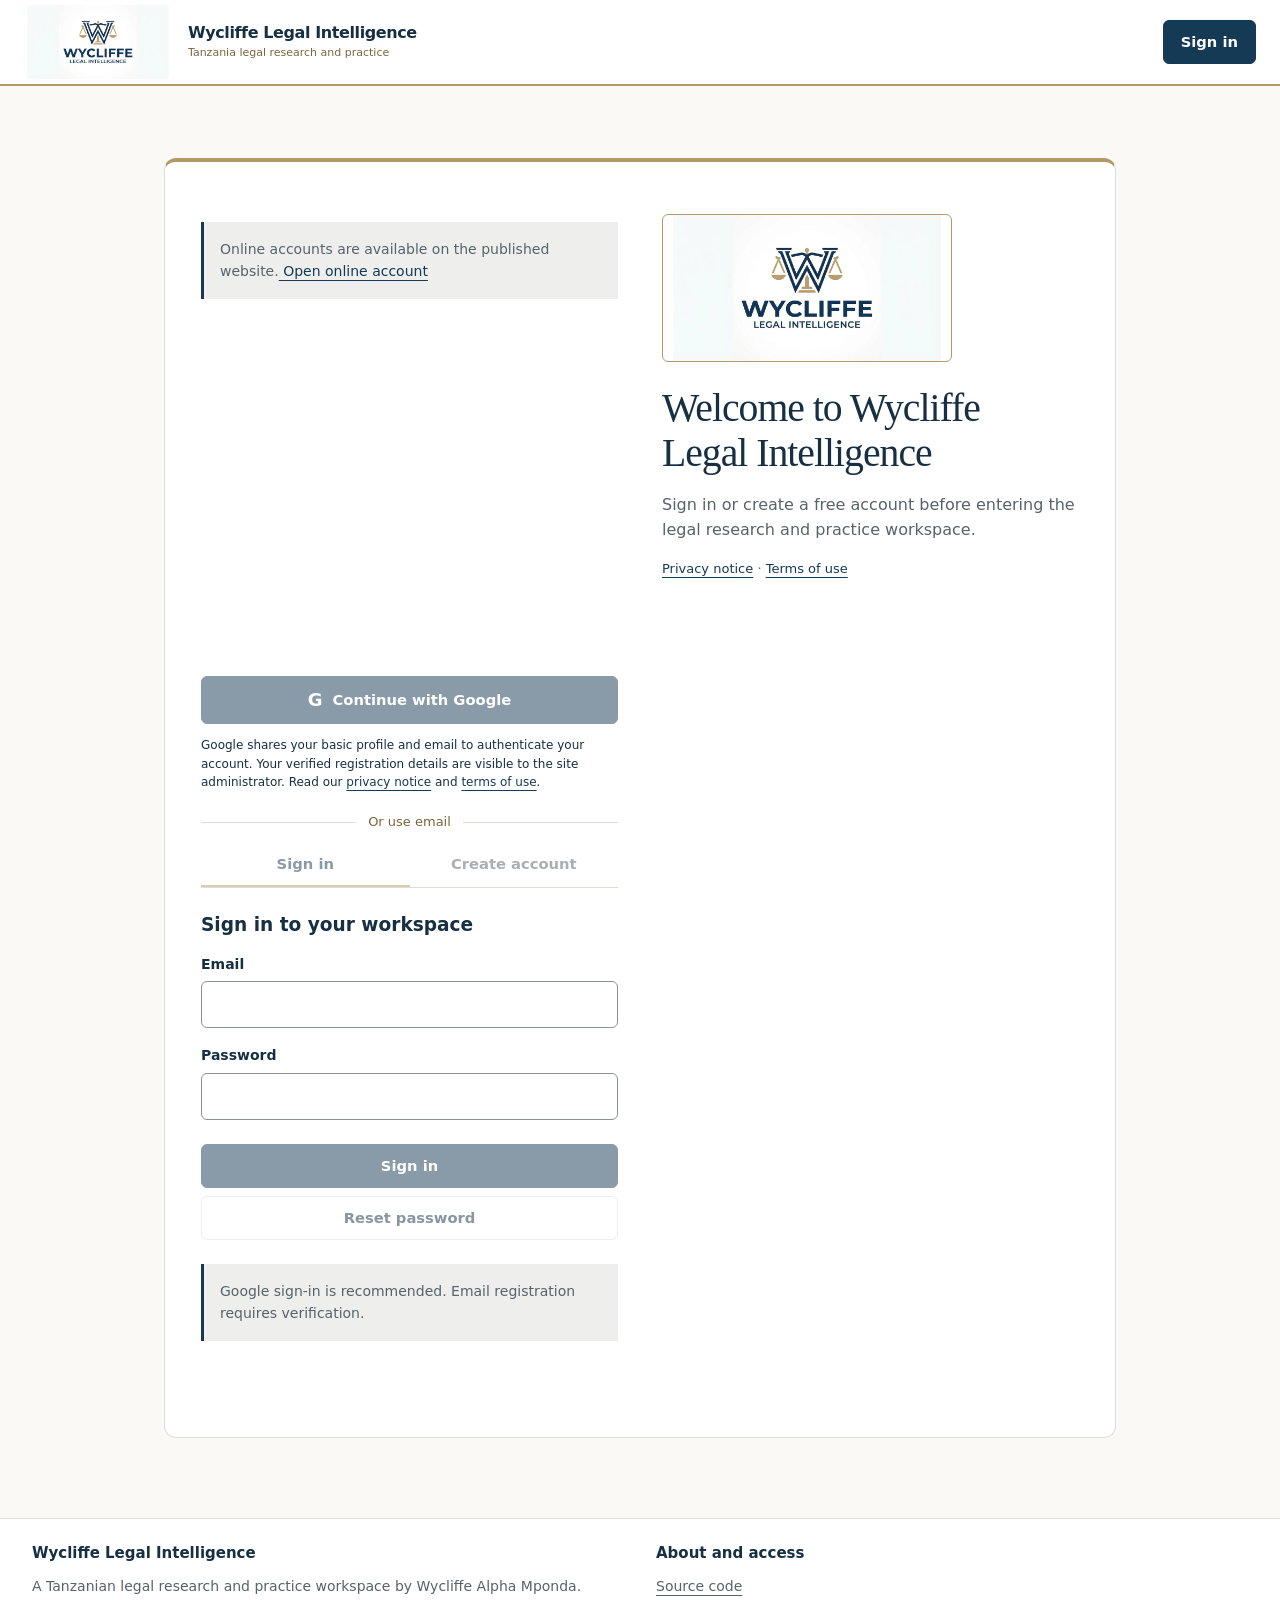
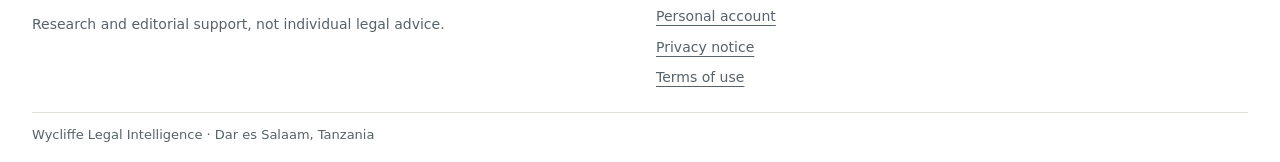
<file: index.html>
<!doctype html>
<html lang="en"><head><meta name="google-site-verification" content="KymToSfbxPxyAWDHBoLfx6xhWwWoiKfeiAh3W2jWUHw" /><meta charset="utf-8"><meta name="viewport" content="width=device-width,initial-scale=1"><title>Wycliffe Legal Intelligence | Tanzanian Legal Research and Practice</title>
<meta name="description" content="Free Tanzanian legal research tools, case briefs, citation registers and practice management. Explore the legal books and open-source work of Wycliffe Alpha Mponda.">
<meta name="author" content="Wycliffe Alpha Mponda">
<meta name="robots" content="index, follow">
<link rel="canonical" href="https://wmps7.github.io/wycliffe-legal-intelligence/">
<meta property="og:type" content="website">
<meta property="og:title" content="Wycliffe Legal Intelligence | Tanzanian Legal Research and Practice">
<meta property="og:description" content="Free Tanzanian legal research tools, case briefs, citation registers and practice management. Explore the legal books and open-source work of Wycliffe Alpha Mponda.">
<meta property="og:url" content="https://wmps7.github.io/wycliffe-legal-intelligence/"><meta property="og:image" content="https://avatars.githubusercontent.com/u/253577860?v=4"><meta name="twitter:card" content="summary"><meta name="twitter:title" content="Wycliffe Legal Intelligence | Tanzanian Legal Research and Practice"><meta name="twitter:description" content="Free Tanzanian legal research tools, case briefs, citation registers and practice management. Explore the legal books and open-source work of Wycliffe Alpha Mponda."><meta name="twitter:image" content="https://avatars.githubusercontent.com/u/253577860?v=4">
<script type="application/ld+json">{"@context":"https://schema.org","@graph":[{"@type":"Person","@id":"https://wmps7.github.io/wycliffe-legal-intelligence/#wycliffe-alpha-mponda","name":"Wycliffe Alpha Mponda","alternateName":"Wycliffe Mponda","url":"https://wmps7.github.io/wycliffe-legal-intelligence/","jobTitle":"Legal author and researcher","description":"Wycliffe Alpha Mponda is a Tanzanian legal author, researcher and professional writer. Explore Commercial Law in Tanzania, legal publishing projects and Wycliffe Legal Intelligence.","sameAs":["https://github.com/wmps7","https://www.instagram.com/wycliffemps/"]},{"@type":"WebSite","@id":"https://wmps7.github.io/wycliffe-legal-intelligence/#website","name":"Wycliffe Legal Intelligence","url":"https://wmps7.github.io/wycliffe-legal-intelligence/","creator":{"@id":"https://wmps7.github.io/wycliffe-legal-intelligence/#wycliffe-alpha-mponda"},"description":"Free Tanzanian legal research tools, case briefs, citation registers and practice management. Explore the legal books and open-source work of Wycliffe Alpha Mponda."},{"@type":"WebPage","@id":"https://wmps7.github.io/wycliffe-legal-intelligence/#page","url":"https://wmps7.github.io/wycliffe-legal-intelligence/","name":"Wycliffe Legal Intelligence | Tanzanian Legal Research and Practice","description":"Free Tanzanian legal research tools, case briefs, citation registers and practice management. Explore the legal books and open-source work of Wycliffe Alpha Mponda.","about":{"@id":"https://wmps7.github.io/wycliffe-legal-intelligence/#wycliffe-alpha-mponda"},"isPartOf":{"@id":"https://wmps7.github.io/wycliffe-legal-intelligence/#website"}},{"@type":"Book","name":"Commercial Law in Tanzania: Law, Procedure, Documents and Practice","datePublished":"2026","author":[{"@id":"https://wmps7.github.io/wycliffe-legal-intelligence/#wycliffe-alpha-mponda"},{"@type":"Person","name":"Laus Abdallah Rashidi"}],"bookEdition":"First edition"}]}</script><style>/* Wycliffe Legal Intelligence | Editorial design system */
:root{
  color-scheme:light;
  --canvas:#f9f8f6;--surface:#fff;--ink:#17232d;--muted:#545f68;--line:#d9dbd9;
  --accent:#164d75;--accent-hover:#103957;--accent-wash:#eaf1f5;
  --font-display:'Baskerville','Palatino Linotype',Palatino,Georgia,serif;--font-body:'Gill Sans','Aptos','Trebuchet MS',system-ui,sans-serif;
  --radius:6px;--s1:8px;--s2:16px;--s3:24px;--s4:32px;--s5:40px;--s6:48px;--s8:64px;--s12:96px;--s16:128px;--max:1280px;
}
*{box-sizing:border-box}html{scroll-padding-top:100px}body{margin:0;background:var(--canvas);color:var(--ink);font:16px/1.6 var(--font-body);-webkit-font-smoothing:antialiased}button,input,select,textarea{font:inherit}a{color:var(--accent);text-underline-offset:4px}a:hover{color:var(--accent-hover)}button,a,input,select,textarea{transition:background-color 150ms ease,border-color 150ms ease,color 150ms ease,transform 150ms ease}button:focus-visible,a:focus-visible,input:focus-visible,textarea:focus-visible,select:focus-visible{outline:3px solid var(--accent);outline-offset:3px}button:disabled{opacity:.5;cursor:not-allowed}[hidden]{display:none!important}.sr,.route-status,.skip:not(:focus){position:absolute!important;width:1px;height:1px;overflow:hidden;clip-path:inset(50%);white-space:nowrap}.skip:focus{position:fixed;left:16px;top:12px;padding:12px;background:#fff;z-index:100}
h1,h2,h3,h4,p{margin-top:0}h1,h2{font-family:var(--font-display);font-weight:400;letter-spacing:-.025em;line-height:1.12}h1{font-size:clamp(2.5rem,5vw,4.5rem);line-height:1.05;letter-spacing:-.03em}h2{font-size:clamp(1.9rem,3vw,2.85rem);margin-bottom:24px}h3{font-size:1.16rem;line-height:1.35;margin-bottom:12px}p{max-width:65ch;margin-bottom:16px}small,.muted,.tool-note,.section-sub,.record-meta{color:var(--muted);font-size:.88rem}ul,ol{padding-left:1.4rem}li{margin-bottom:8px}strong{font-weight:650}button,.button{display:inline-flex;align-items:center;justify-content:center;gap:8px;background:var(--accent);color:#fff;border:1px solid var(--accent);border-radius:var(--radius);padding:11px 17px;min-height:44px;font-weight:650;cursor:pointer;text-decoration:none;margin:8px 6px 0 0;font-size:.92rem;line-height:1.35}button:hover,.button:hover{background:var(--accent-hover);color:#fff;border-color:var(--accent-hover)}button.secondary,.button.secondary{color:var(--ink);background:transparent;border-color:var(--line)}button.secondary:hover,.button.secondary:hover{background:#ececea;border-color:var(--muted);color:var(--ink)}.button svg,.nav-toggle svg,.feature-icon{width:20px;height:20px;stroke:currentColor;fill:none;stroke-width:1.5;stroke-linecap:round;stroke-linejoin:round;flex-shrink:0}
.container,.header-inner,.portal-main,.footer-inner{max-width:var(--max);width:100%;margin-inline:auto;padding-inline:32px}
.portal-header{position:sticky;top:0;background:var(--surface);border-bottom:1px solid var(--line);z-index:40}.header-inner{min-height:80px;display:flex;align-items:center;gap:32px;justify-content:space-between}.brand{display:flex;align-items:center;gap:12px;text-decoration:none;color:var(--ink);flex-shrink:0;min-width:0}.brand:hover{color:var(--ink)}.brand-mark{width:50px;height:48px;display:flex;align-items:center;justify-content:center;overflow:hidden}.brand-mark img{width:70px;max-width:none;display:block}.brand strong{font-size:15px;line-height:1.2;display:block;letter-spacing:-.025em}.brand small{display:block;font-size:11px;line-height:1.3;color:var(--muted);margin-top:3px}.header-nav{display:flex;align-items:center;gap:28px;margin-left:auto}.header-nav a{font-size:14px;font-weight:550;text-decoration:none;color:var(--muted);white-space:nowrap;padding:21px 0;border-bottom:2px solid transparent}.header-nav a:hover,.header-nav a[aria-current=page]{color:var(--accent);border-bottom-color:var(--accent)}.header-right{display:flex;align-items:center;gap:9px;flex-shrink:0}.header-right button{margin:0}.nav-toggle{display:none;background:transparent;border:1px solid var(--line);color:var(--ink);padding:9px}.nav-toggle:hover{background:var(--accent-wash);color:var(--accent)}.mobile-drawer{position:absolute;left:0;right:0;top:100%;background:#fff;border-bottom:1px solid var(--line);padding:20px 24px}.mobile-drawer a{display:block;padding:14px 0;border-bottom:1px solid var(--line);font-weight:600;text-decoration:none;color:var(--ink)}
.portal-main{min-height:65vh;padding-top:0;padding-bottom:96px}.view section{margin:0 auto 48px}.view:not(#home-view){padding-top:64px}.view:not(#home-view)>section{max-width:var(--max)}.view:not(#home-view)>section>h2:first-of-type{margin-bottom:24px}.view:not(#home-view) .section-intro{max-width:75ch}.kicker{font-size:13px;letter-spacing:.08em;text-transform:uppercase;font-weight:600;color:var(--muted);margin-bottom:12px}.workspace-back{display:inline-block;font-size:14px;margin-bottom:32px;text-decoration:none}.workspace-back:hover{text-decoration:underline}
.home-hero{display:grid;grid-template-columns:minmax(0,1.08fr) minmax(0,.92fr);align-items:center;gap:64px;padding:96px 0 80px;border-bottom:1px solid var(--line)}.hero-copy h1{max-width:14ch;margin:0 0 24px}.hero-copy .hero-sub{max-width:52ch;font-size:18px;margin-bottom:24px;color:var(--muted)}.hero-copy .hero-proof{margin:24px 0 0;font-size:14px;color:var(--muted)}.hero-actions{display:flex;flex-wrap:wrap;gap:12px;align-items:center}.hero-actions .button{margin:0}.hero-actions a:not(.button){font-size:15px;font-weight:600}
.search-frame{background:var(--surface);border:1px solid var(--line);border-radius:var(--radius);padding:32px}.search-frame h2{font-size:28px;margin-bottom:12px}.search-frame p{color:var(--muted);font-size:15px;margin-bottom:24px}.home-search{display:grid;grid-template-columns:1fr;gap:12px}.home-search label{margin:0}.home-search button{margin:0;width:100%}.search-frame .quick{margin-top:24px;border-top:1px solid var(--line);padding-top:16px;display:flex;gap:8px 18px;align-items:center;flex-wrap:wrap}.quick span{width:100%;color:var(--muted);font-size:13px}.quick button{background:transparent;color:var(--accent);border:0;text-decoration:underline;text-underline-offset:4px;padding:0;min-height:32px;margin:0;font-size:13px;font-weight:550}
.source-strip{display:grid;grid-template-columns:1fr 3fr;gap:24px;align-items:center;padding:32px 0;border-bottom:1px solid var(--line);margin-bottom:0!important}.source-strip p{margin:0;color:var(--muted);font-size:14px}.source-strip div{display:flex;flex-wrap:wrap;justify-content:space-between;gap:16px 24px}.source-strip a{color:var(--ink);font-weight:650;text-decoration:none;font-size:15px}.source-strip a:hover{color:var(--accent);text-decoration:underline}
.editorial-section{padding:88px 0;border-bottom:1px solid var(--line);margin-bottom:0!important}.editorial-split{display:grid;grid-template-columns:minmax(0,.85fr) minmax(0,1.15fr);gap:64px;align-items:start}.editorial-section h2{max-width:16ch}.editorial-section .lead{color:var(--muted);font-size:17px}.numbered-links{list-style:none;margin:0;padding:0;border-top:1px solid var(--line)}.numbered-links li{margin:0;border-bottom:1px solid var(--line)}.numbered-links a{display:grid;grid-template-columns:36px minmax(0,1fr) 24px;align-items:center;gap:16px;padding:20px 0;text-decoration:none;color:var(--ink)}.numbered-links a:hover{color:var(--accent)}.numbered-links small{display:block;margin-top:3px;font-size:14px}.item-no{font-size:12px;font-weight:600;color:var(--muted)}.link-arrow{font-size:19px;color:var(--accent)}
.proof-band{padding:64px 0;border-bottom:1px solid var(--line);display:grid;grid-template-columns:minmax(0,.7fr) minmax(0,1.3fr);gap:64px;align-items:start}.proof-band h2{font-size:32px}.compare-table{width:100%;border-collapse:collapse}.compare-table th{font-size:13px;color:var(--muted);text-align:left;padding:0 12px 12px;border-bottom:1px solid var(--line)}.compare-table td{padding:16px 12px;border-bottom:1px solid var(--line);vertical-align:top;font-size:15px}.compare-table td:last-child{font-weight:600}
.offer{padding:88px 0 0;margin-bottom:0!important;display:grid;grid-template-columns:minmax(0,.85fr) minmax(0,1.15fr);gap:64px;align-items:start}.offer .offer-list{border-top:1px solid var(--line)}.offer-row{padding:20px 0;border-bottom:1px solid var(--line);display:grid;grid-template-columns:minmax(0,1fr) auto;gap:16px;align-items:start}.offer-row h3{margin:0 0 5px}.offer-row p{margin:0;color:var(--muted);font-size:15px}.offer-row strong{font-size:14px;color:var(--accent)}.offer-row:last-child strong{color:var(--muted)}
.tool-directory{display:grid;grid-template-columns:1fr 1fr;gap:32px 64px}.tool-directory h3{font-family:var(--font-display);font-size:26px;font-weight:400}.tool-directory ul{padding:0;list-style:none;border-top:1px solid var(--line)}.tool-directory li{margin:0;border-bottom:1px solid var(--line)}.tool-directory a{color:var(--ink);display:block;text-decoration:none;padding:16px 0}.tool-directory a:hover{color:var(--accent)}.tool-directory a strong{display:block}.tool-directory a small{display:block;font-size:14px}
article{padding:24px 0;border-top:1px solid var(--line);min-width:0}article>h3:first-child{margin-top:0}.grid,.workspace-grid,.research-grid,.workflows,.author-expertise{display:grid;grid-template-columns:repeat(2,minmax(0,1fr));gap:24px 40px}.workspace-grid>article,.research-grid>article,.workflows>article,.grid>article{padding:24px 0}.wide{grid-column:1/-1}.finder{background:var(--surface);border:1px solid var(--line);border-radius:var(--radius);padding:32px}.finder-fields,.research-step,.bio-cols,.account-grid,.desk-grid{display:grid;grid-template-columns:repeat(2,minmax(0,1fr));gap:32px}.toolbar{display:flex;align-items:flex-end;gap:24px;flex-wrap:wrap;margin-bottom:16px}.toolbar>div{flex:1;min-width:180px}
label{display:block;font-size:14px;font-weight:650;margin:16px 0 6px}input,select,textarea{width:100%;background:var(--surface);color:var(--ink);border:1px solid #aeb5b9;border-radius:var(--radius);padding:11px 12px;min-height:44px;line-height:1.45}textarea{min-height:120px;resize:vertical}input[type=checkbox]{width:19px;min-height:19px;height:19px;accent-color:var(--accent);flex-shrink:0;margin:2px 8px 0 0}input::placeholder,textarea::placeholder{color:#68737c;opacity:1}pre,.research-output,.wli-brief-preview,.summary-box{white-space:pre-wrap;overflow-wrap:anywhere;background:var(--surface);border:1px solid var(--line);padding:16px;border-radius:var(--radius);min-height:48px;font:14px/1.6 ui-monospace,SFMono-Regular,Consolas,monospace}.disclaimer,.desk-notice,.account-note{background:#eeefed;border-left:3px solid var(--accent);padding:16px;color:var(--muted);font-size:14px;margin-top:24px;max-width:75ch}
.library-grid,.results-grid{display:grid;grid-template-columns:repeat(2,minmax(0,1fr));gap:0 32px;margin:16px 0}.topic-card,.glossary-card,.source-card,.result-card{border:0;border-top:1px solid var(--line);padding:20px 0;background:transparent;border-radius:0;box-shadow:none;text-decoration:none;min-width:0;overflow-wrap:anywhere}.result-card strong,.result-card span{display:block}.result-card span{color:var(--muted);font-size:14px}.result-card:hover{color:var(--accent-hover);text-decoration:underline}.topic-card h3,.glossary-card h3{font-size:18px;margin:0 0 8px}.tag,.wli-badge,.verified-label,.desk-badge{display:inline-block;font-size:12px;font-weight:650;letter-spacing:.015em;color:var(--accent);background:var(--accent-wash);padding:4px 8px;border-radius:var(--radius);margin-bottom:7px}.desk-badge.overdue{background:#f5e7e5;color:#822b23}.desk-badge.done{background:#e4eee8;color:#285e3e}
.record-list,.tracker-list,.desk-list,#cloud-list{list-style:none;margin:0;padding:0}.record-list li,.tracker-list li,.desk-list li,#cloud-list li{border-top:1px solid var(--line);padding:16px 0;overflow-wrap:anywhere;margin:0}.record-list strong,.tracker-list strong,.desk-list strong{display:block}.case-brief li,.desk-list p{margin:4px 0}.desk-empty{color:var(--muted)}.desk-summary{display:flex;flex-wrap:wrap;gap:16px;margin:24px 0;border-block:1px solid var(--line);padding:16px 0}.desk-summary span{font-size:14px;font-weight:650}.desk-grid{margin-bottom:48px}.desk-status{min-height:20px;color:var(--accent);font-size:14px}.desk-actions,.tool-actions,.doc-actions,.resource-links,.wli-quick-links,.author-links{display:flex;flex-wrap:wrap;gap:8px 12px}.desk-form textarea{min-height:96px}.desk-form label{margin-top:12px}.desk-list button{font-size:13px;min-height:36px;padding:7px 10px}.checklist label{display:flex;align-items:flex-start;gap:8px;font-weight:400}.progressline{height:6px;background:var(--line);overflow:hidden;border-radius:var(--radius)}.progressline span{height:100%;display:block;background:var(--accent)}.scroll{overflow-x:auto}table{width:100%;border-collapse:collapse}td,th{text-align:left;padding:12px 10px;border-bottom:1px solid var(--line);overflow-wrap:anywhere}th{font-size:14px;color:var(--muted)}
.author-masthead{padding:32px 0 48px;border-bottom:1px solid var(--line);margin-bottom:48px}.author-label,.pub-type{font-size:12px;color:var(--muted);letter-spacing:.08em;font-weight:600}.author-lead{font-size:22px;font-family:var(--font-display);color:var(--accent)}.author-intro{font-size:17px;max-width:70ch}.publication-list article{padding:24px 0}.publication-list article h3{font:400 25px var(--font-display)}.book-sub{font-weight:600}.author-expertise{margin-bottom:48px}.account-box{max-width:520px;margin:0 auto;padding:0;border:0}.auth-tabs{display:grid;grid-template-columns:1fr 1fr;border-bottom:1px solid var(--line);margin:0 0 24px}.auth-tabs button{background:transparent;border:0;border-radius:0;color:var(--muted);border-bottom:2px solid transparent;margin:0}.auth-tabs button[aria-selected=true]{color:var(--accent);border-bottom-color:var(--accent)}.auth-form button[type=submit]{width:100%;margin-top:24px}.auth-form button.secondary{width:100%}.auth-privacy{font-weight:400;font-size:14px;line-height:1.6}.auth-msg{overflow-wrap:anywhere;color:var(--accent);min-height:28px}.auth-form label.auth-privacy{display:flex;align-items:flex-start}.account-grid{margin-top:32px}.portal-footer{background:var(--surface);border-top:1px solid var(--line);padding:48px 0 24px}.footer-inner{display:grid;grid-template-columns:1.2fr 1fr 1fr;gap:32px}.footer-inner h3{font-size:15px;margin-bottom:12px}.footer-inner a{display:block;margin:8px 0;font-size:14px;color:var(--muted)}.footer-inner p{font-size:14px;color:var(--muted)}.footer-bottom{grid-column:1/-1;border-top:1px solid var(--line);padding-top:20px;font-size:13px;color:var(--muted)}
@media(max-width:1050px){.header-nav{gap:16px}.header-inner{gap:20px}.brand strong{font-size:13px}.home-hero,.editorial-split,.proof-band,.offer{gap:40px}.container,.header-inner,.portal-main,.footer-inner{padding-inline:24px}}
@media(max-width:820px){.header-nav{display:none}.nav-toggle{display:inline-flex}.header-inner{min-height:72px;gap:12px}.home-hero{grid-template-columns:1fr;gap:32px;padding:64px 0 48px}.hero-copy h1{max-width:18ch}.search-frame{padding:24px}.source-strip{grid-template-columns:1fr;gap:12px}.source-strip div{justify-content:flex-start}.editorial-split,.proof-band,.offer{grid-template-columns:1fr;gap:24px}.editorial-section{padding:64px 0}.proof-band{padding:48px 0}.offer{padding-top:64px}.tool-directory{gap:32px}.footer-inner{grid-template-columns:1fr 1fr}.footer-inner>div:first-child{grid-column:1/-1}.view:not(#home-view){padding-top:40px}.portal-main{padding-bottom:64px}}
@media(max-width:560px){.container,.header-inner,.portal-main,.footer-inner{padding-inline:16px}.brand-mark{width:35px;height:36px}.brand-mark img{width:52px}.brand strong{font-size:12px}.brand small{font-size:10px}.header-right{gap:6px}.header-right button{font-size:12px;padding:10px;min-height:40px}.nav-toggle svg{width:17px;height:17px}.home-hero{padding:48px 0 32px}.hero-copy .hero-sub{font-size:16px}.search-frame{padding:20px}.grid,.workspace-grid,.research-grid,.workflows,.author-expertise,.finder-fields,.research-step,.account-grid,.desk-grid,.library-grid,.results-grid,.tool-directory,.bio-cols{grid-template-columns:1fr;gap:16px}.finder{padding:20px}.desk-grid{margin-bottom:32px}.source-strip{padding:24px 0}.editorial-section{padding:48px 0}.offer{padding-top:48px}.numbered-links a{grid-template-columns:26px minmax(0,1fr) 18px;gap:8px}.footer-inner{gap:24px}.compare-table td,.compare-table th{padding:10px 6px;font-size:13px}}
@media(prefers-reduced-motion:reduce){*,*::before,*::after{transition:none!important;scroll-behavior:auto!important}}

/* Single-file refinements and colour scheme */
:root{--canvas:#f9f8f6;--surface:#ffffff;--ink:#17232d;--muted:#4e5961;--line:#d9dbd9;--accent:#164d75;--accent-hover:#103957;--accent-wash:#eaf1f5;--input-line:#808b92;--notice:#eeefed;--button-ink:#fff;--link:#164d75}
html{background:var(--canvas)}a{color:var(--link)}input,select,textarea{border-color:var(--input-line)}.home-hero{padding:56px 0 48px;align-items:start}.home-hero h1{margin-top:12px}.home-hero .search-frame{order:-1}.home-hero{grid-template-columns:minmax(0,1.05fr) minmax(0,.95fr)}.home-hero .hero-copy{order:1}.home-hero .search-frame{order:0}.source-strip div{justify-content:flex-start;gap:12px 24px}.site-notice{font-size:14px;color:var(--muted);padding-top:24px}.mobile-drawer{position:static;width:100%;max-width:var(--max);margin:auto}.mobile-drawer[hidden]{display:none!important}.scroll{max-width:100%;overflow-x:auto}.scroll table{min-width:560px}.brand-mark img{aspect-ratio:auto}.auth-privacy,.tool-note{line-height:1.55}.desk-badge{white-space:normal}.header-right button:disabled{cursor:not-allowed}
@media(max-width:820px){.home-hero{grid-template-columns:1fr;padding:32px 0 40px}.home-hero .hero-copy{order:0}.home-hero .search-frame{order:1}.mobile-drawer{max-height:55vh;overflow:auto}.portal-header:has(.mobile-drawer:not([hidden])){position:relative}}
@media(max-width:375px){.brand-mark{width:30px}.brand-mark img{width:44px}.brand{gap:6px}.header-inner{padding-inline:10px;gap:6px}.header-right button{padding:8px;min-height:38px}.brand strong{font-size:11.5px}.brand small{display:none}.nav-toggle{width:38px}.hero-copy h1{font-size:2.5rem}}
@media(prefers-color-scheme:dark){
:root{color-scheme:dark;--canvas:#15191c;--surface:#1e2429;--ink:#f3f4f4;--muted:#b9c2c9;--line:#49545b;--accent:#a8cfe9;--accent-hover:#c5e0f1;--accent-wash:#263c4b;--input-line:#798891;--notice:#263137;--button-ink:#102b3e;--link:#a8cfe9}
button,.button{color:var(--button-ink);background:var(--accent)}button:hover,.button:hover{color:var(--button-ink);background:var(--accent-hover)}button.secondary,.button.secondary,.nav-toggle{color:var(--ink);background:transparent;border-color:var(--line)}button.secondary:hover,.button.secondary:hover,.nav-toggle:hover{color:var(--ink);background:var(--accent-wash)}.portal-header,.mobile-drawer,.portal-footer,.search-frame,.finder,.skip:focus{background:var(--surface)}.brand-mark{background:#fff;border-radius:6px}.quick button,.auth-tabs button{background:transparent;color:var(--accent)}.disclaimer,.desk-notice,.account-note{background:var(--notice);color:var(--muted)}input::placeholder,textarea::placeholder{color:#a9b5be}.desk-badge.overdue{background:#4b2a27;color:#f4c0b7}.desk-badge.done{background:#254538;color:#bce6cd}.header-nav a,.footer-inner a,.brand small{color:var(--muted)}.tag,.wli-badge,.verified-label,.desk-badge{color:var(--accent)}.auth-tabs button[aria-selected=true]{color:var(--accent)}
}

/* Persistent workspace navigation */
:root{--sidebar-width:260px;--header-height:68px}
.portal-header{position:sticky;top:0;z-index:40}.header-inner{max-width:none;min-height:var(--header-height);padding-inline:24px;gap:16px}.header-inner .brand{margin-right:auto}.brand-mark{width:44px;height:42px}.brand-mark img{width:60px}.header-right button{min-height:40px}.portal-layout{display:grid;grid-template-columns:var(--sidebar-width) minmax(0,1fr);align-items:start;min-height:calc(100vh - var(--header-height));max-width:1680px;margin:0 auto}.portal-sidebar{position:sticky;top:var(--header-height);height:calc(100vh - var(--header-height));overflow:auto;scrollbar-width:thin;background:var(--surface);border-right:1px solid var(--line);padding:18px 14px 22px;overscroll-behavior:contain}.nav-group{margin-bottom:21px}.nav-group-title{font-size:11px;line-height:1.4;letter-spacing:.065em;text-transform:uppercase;color:var(--muted);font-weight:700;margin:0 10px 7px}.portal-sidebar nav a{display:flex;align-items:center;gap:10px;padding:9px 10px;border-radius:6px;color:var(--ink);font-size:13.5px;line-height:1.4;text-decoration:none;margin:2px 0;min-height:40px}.portal-sidebar nav a:hover{background:var(--accent-wash);color:var(--accent)}.portal-sidebar nav a[aria-current=page]{background:var(--accent-wash);color:var(--accent);font-weight:700;box-shadow:inset 3px 0 0 var(--accent)}.portal-sidebar nav svg{width:17px;height:17px;flex:0 0 17px;fill:none;stroke:currentColor;stroke-width:1.5;stroke-linejoin:round;stroke-linecap:round}.sidebar-foot{border-top:1px solid var(--line);padding:14px 10px 0;display:flex;flex-direction:column;gap:6px;font-size:12px;color:var(--muted)}.sidebar-foot a{font-weight:600;text-decoration:none}.portal-main{min-width:0;width:100%;max-width:1160px;padding:0 40px 64px;margin:0 auto}.view:not(#home-view){padding-top:36px}.view section{margin-bottom:32px}.home-hero{padding:36px 0 24px;gap:32px;grid-template-columns:minmax(0,1.15fr) minmax(0,.85fr)}.home-hero .hero-copy{order:0}.home-hero .search-frame{order:1}.hero-copy h1{font-size:clamp(2.35rem,4vw,3.6rem);max-width:13ch;margin:0 0 16px}.hero-sub{font-size:16px!important}.search-frame{padding:24px}.search-frame h2{font-size:25px}.source-strip{padding:20px 0;grid-template-columns:minmax(0,1fr);gap:8px}.source-strip div{gap:10px 24px}.source-strip a{font-size:14px}.overview-shortcuts{padding:32px 0 12px;margin-bottom:0!important}.overview-shortcuts h2{font-size:26px;margin-bottom:16px}.shortcut-list{display:grid;grid-template-columns:1fr 1fr;gap:0 24px;border-top:1px solid var(--line)}.shortcut-list a{display:block;padding:14px 0;border-bottom:1px solid var(--line);font-weight:650;text-decoration:none}.shortcut-list span{display:block;font-weight:400;font-size:13px;color:var(--muted);margin-top:3px}.portal-footer{padding:24px 0 16px}.portal-footer .footer-inner{gap:16px 32px}.portal-footer .footer-bottom{padding-top:12px}.site-notice{padding-top:16px;margin-top:8px}.nav-toggle{display:none}.tool-directory{gap:24px 40px}
@media(max-width:1100px){:root{--sidebar-width:230px}.portal-main{padding-inline:24px}.home-hero{grid-template-columns:1fr;gap:20px}.hero-copy h1{max-width:24ch}.search-frame{max-width:none}.tool-directory{gap:20px 28px}}
@media(max-width:820px){:root{--header-height:64px}.portal-layout{display:block}.portal-sidebar{display:none;position:static;width:100%;height:auto;max-height:60vh;border-right:0;border-bottom:1px solid var(--line);padding:16px 20px}.portal-sidebar.is-open{display:block}.portal-sidebar nav{display:grid;grid-template-columns:1fr 1fr;gap:8px 20px}.portal-sidebar nav a{font-size:13px}.nav-toggle{display:inline-flex}.header-inner{min-height:var(--header-height);padding-inline:16px}.portal-main{padding:0 20px 40px}.home-hero{padding:25px 0 20px;gap:20px}.view:not(#home-view){padding-top:24px}.portal-sidebar.is-open+main{padding-top:12px}.sidebar-foot{display:none}.home-hero .search-frame{order:0}.home-hero .hero-copy{order:0}}
@media(max-width:400px){.header-inner{padding-inline:10px}.brand-mark{width:30px;height:34px}.brand-mark img{width:44px}.brand strong{font-size:11.5px}.portal-main{padding-inline:14px}.portal-sidebar nav{grid-template-columns:1fr}.shortcut-list{grid-template-columns:1fr}.search-frame{padding:18px}.hero-copy h1{font-size:2.3rem}}

/* Account entry and clearer brand */
:root{--header-height:84px}
.header-inner{min-height:var(--header-height);padding-inline:24px}.brand{gap:16px}.brand-mark{display:flex;align-items:center;justify-content:center;width:148px;height:74px;background:#fff;border-radius:6px;overflow:hidden;flex:0 0 148px}.brand-mark img{width:100%;height:100%;object-fit:contain;transform:scale(1.04)}.brand-copy strong{font-size:16px;line-height:1.25}.brand-copy small{font-size:11px;display:block;margin-top:3px}.portal-sidebar{top:var(--header-height);height:calc(100vh - var(--header-height))}
.access-locked .portal-sidebar,.access-locked .nav-toggle,.access-locked [data-view]:not([data-view="account"]){display:none!important}.access-locked .portal-layout{display:block;min-height:calc(100vh - var(--header-height))}.access-locked .portal-main{max-width:1000px;padding:36px 24px 48px}.access-locked #account{max-width:900px}.access-locked .account-heading{display:none}.access-locked #auth-guest{display:grid;grid-template-columns:minmax(0,1fr) minmax(0,1fr);align-items:start;gap:44px;background:var(--surface);border:1px solid var(--line);border-radius:12px;padding:36px}.access-intro{padding:16px 0}.access-logo{display:block;width:100%;max-width:290px;height:148px;object-fit:contain;background:#fff;border:1px solid #e2e6e8;border-radius:6px;margin:0 0 24px}.access-intro h2{font-size:clamp(1.8rem,3.1vw,2.75rem);line-height:1.13;margin-bottom:16px;max-width:20ch}.access-intro p{font-size:16px;color:var(--muted);line-height:1.6}.access-privacy{font-size:13px!important}.access-locked .account-box{max-width:none;width:100%}.google-access{padding-top:12px}.google-block p{font-size:12px;margin:12px 0 0}.google-block #google-signin{background:var(--accent)!important;color:var(--button-ink,#fff)!important;border:1px solid var(--accent)!important;min-height:48px}.google-block #google-signin span{color:inherit!important}.access-divider{display:flex;align-items:center;gap:12px;color:var(--muted);font-size:13px;margin:20px 0 10px}.access-divider:before,.access-divider:after{content:"";height:1px;background:var(--line);flex:1}.access-locked .portal-footer .footer-inner>div:nth-child(2){display:none}.access-locked .portal-footer .footer-inner{grid-template-columns:1fr 1fr}.access-locked .portal-footer a[href^="#"]:not([href="#account"]){display:none}
body:not(.access-locked) .access-intro{display:none}
@media(max-width:820px){:root{--header-height:76px}.brand-mark{width:116px;height:64px;flex-basis:116px}.brand-copy strong{font-size:13px}.brand-copy small{font-size:10px}.header-inner{padding-inline:12px;gap:10px}.portal-sidebar{height:auto;max-height:60vh}.access-locked #auth-guest{grid-template-columns:1fr;gap:14px;padding:22px}.access-intro{padding:0}.access-logo{max-width:240px;height:110px;margin:0 0 14px}.access-intro h2{font-size:1.8rem;max-width:none}.access-locked .portal-main{padding:20px 14px 32px}.access-locked .portal-footer .footer-inner{grid-template-columns:1fr}}
@media(max-width:400px){.brand-mark{width:103px;height:58px;flex-basis:103px}.brand-copy strong{font-size:11px}.brand-copy small{display:none}.brand{gap:8px}.header-inner{padding-inline:8px;gap:6px}.header-right button{font-size:12px;padding:7px}.access-locked #auth-guest{padding:16px}.access-logo{height:104px;max-width:220px}}

/* Navy and antique gold brand palette */
:root{--canvas:#faf9f6;--surface:#fff;--ink:#162f43;--muted:#57626b;--line:#e0ddd5;--accent:#153a55;--accent-hover:#102c43;--accent-wash:#edf1f3;--input-line:#8a918f;--notice:#f5f0e4;--button-ink:#fff;--link:#153a55;--brand-gold:#b29a68;--brand-gold-dark:#7c643b}
.portal-header{background:var(--surface);border-bottom:2px solid var(--brand-gold)}.portal-sidebar{border-right-color:var(--line)}.portal-sidebar nav a[aria-current=page]{background:var(--accent-wash);color:var(--accent);box-shadow:inset 3px 0 0 var(--brand-gold)}.nav-group-title{color:var(--brand-gold-dark)}.brand-copy strong{color:var(--ink)}.brand-copy small{color:var(--brand-gold-dark)}.access-locked #auth-guest{border-top:4px solid var(--brand-gold);background:var(--surface)}.access-logo{border-color:var(--brand-gold)}.access-intro h2{color:var(--ink)}.auth-tabs button[aria-selected=true]{color:var(--accent);border-bottom-color:var(--brand-gold)}.access-divider{color:var(--brand-gold-dark)}.account-entry-actions{display:flex;flex-wrap:wrap;align-items:center;gap:12px;margin-top:18px}.account-entry-actions a,.account-entry-actions button{margin:0}.verified-label{border:1px solid var(--brand-gold);color:var(--accent);background:var(--accent-wash)}
@media(prefers-color-scheme:dark){:root{--canvas:#111e29;--surface:#1a2c3a;--ink:#f1f0e9;--muted:#bac4ca;--line:#455968;--accent:#accade;--accent-hover:#c5dce9;--accent-wash:#253d4e;--input-line:#8396a3;--notice:#263946;--button-ink:#102b3e;--link:#accade;--brand-gold:#c4ad79;--brand-gold-dark:#d5c295}}
.dictionary-info{display:flex;flex-wrap:wrap;gap:10px 20px;margin:18px 0;padding:14px 0;border-block:1px solid var(--line);font-size:13px;color:var(--muted)}.dictionary-info strong{color:var(--ink)}.dictionary-search{display:grid;grid-template-columns:minmax(0,1.5fr) minmax(160px,1fr);gap:24px}.dictionary-sources{display:flex;flex-wrap:wrap;gap:10px 18px;margin:18px 0;font-size:14px}.dictionary-sources strong{width:100%;color:var(--ink)}.dictionary-list{display:grid;grid-template-columns:1fr;gap:0}.dictionary-entry{padding:20px 0;border-top:1px solid var(--line)}.dictionary-entry h3{font-family:var(--font-display);font-size:23px;line-height:1.2;margin-bottom:6px}.dictionary-label{display:inline-block;font-size:12px;font-weight:650;color:var(--brand-gold-dark);margin-bottom:10px}.dictionary-entry p{max-width:80ch;margin:0 0 12px}.dictionary-links{display:flex;flex-wrap:wrap;gap:14px;font-size:13px}.dictionary-provenance{margin-top:32px;border-top:1px solid var(--line);padding-top:16px;color:var(--muted);font-size:14px}.dictionary-provenance summary{cursor:pointer;color:var(--ink);font-weight:600}.dictionary-provenance p{margin-top:12px}@media(max-width:600px){.dictionary-search{grid-template-columns:1fr;gap:0}}</style></head><body class="access-locked"><a class="skip" href="#main-content">Skip to main content</a><header class="portal-header"><div class="header-inner"><a class="brand" href="#home" aria-label="Wycliffe Legal Intelligence home"><span class="brand-mark"><img src="[data-uri]" alt="Wycliffe Legal Intelligence"></span><span class="brand-copy"><strong>Wycliffe Legal Intelligence</strong><small>Tanzania legal research and practice</small></span></a><div class="header-right"><button type="button" id="header-account">Sign in</button><button class="nav-toggle" id="nav-toggle" type="button" aria-expanded="false" aria-controls="mobile-drawer" aria-label="Open navigation"><svg viewBox="0 0 24 24" aria-hidden="true"><path d="M4 6h16M4 12h16M4 18h16"/></svg></button></div></div></header><div class="portal-layout"><aside class="portal-sidebar" id="mobile-drawer" aria-label="Legal workspace navigation"><nav aria-label="Workspace navigation"><div class="nav-group"><p class="nav-group-title">Workspace</p><a href="#home" data-route="home"><svg viewBox="0 0 24 24" aria-hidden="true"><path d="M3 10 12 3l9 7v10H3zM9 20v-7h6v7"/></svg><span>Overview</span></a><a href="#finder" data-route="finder"><svg viewBox="0 0 24 24" aria-hidden="true"><circle cx="10.5" cy="10.5" r="6.5"/><path d="m16 16 4 4"/></svg><span>Find cases and laws</span></a><a href="#tools" data-route="tools"><svg viewBox="0 0 24 24" aria-hidden="true"><rect x="3" y="3" width="7" height="7" rx="1"/><rect x="14" y="3" width="7" height="7" rx="1"/><rect x="3" y="14" width="7" height="7" rx="1"/><rect x="14" y="14" width="7" height="7" rx="1"/></svg><span>All legal tools</span></a></div><div class="nav-group"><p class="nav-group-title">Legal research</p><a href="#legal-library" data-route="legal-library"><svg viewBox="0 0 24 24" aria-hidden="true"><path d="M4 4h13a3 3 0 0 1 3 3v13H5a2 2 0 0 1-2-2V6a2 2 0 0 1 2-2zM4 16h16M8 4v12"/></svg><span>Practice library</span></a><a href="#precedent" data-route="precedent"><svg viewBox="0 0 24 24" aria-hidden="true"><path d="m10 13 4-4M8 16l-1 1a4 4 0 0 1-6-6l4-4a4 4 0 0 1 6 0m2 10a4 4 0 0 0 6 0l4-4a4 4 0 0 0-6-6l-1 1" transform="translate(1 0) scale(.9)"/></svg><span>Case treatment</span></a><a href="#research-assistant" data-route="research-assistant"><svg viewBox="0 0 24 24" aria-hidden="true"><path d="M7 5h14M7 12h14M7 19h14M3 5h.01M3 12h.01M3 19h.01"/></svg><span>Research planner</span></a><a href="#amendments" data-route="amendments"><svg viewBox="0 0 24 24" aria-hidden="true"><circle cx="12" cy="12" r="9"/><path d="M12 7v5l3 2"/></svg><span>Amendment watchlist</span></a><a href="#sources" data-route="sources"><svg viewBox="0 0 24 24" aria-hidden="true"><path d="M13 4h7v7M20 4 10 14M18 14v6H4V6h6"/></svg><span>Official sources</span></a></div><div class="nav-group"><p class="nav-group-title">Legal writing</p><a href="#case-brief" data-route="case-brief"><svg viewBox="0 0 24 24" aria-hidden="true"><path d="M5 3h9l5 5v13H5zM14 3v6h5M8 13h8M8 17h8"/></svg><span>Case briefs</span></a><a href="#notebook" data-route="notebook"><svg viewBox="0 0 24 24" aria-hidden="true"><path d="M5 3h14v18H5zM9 7h6M9 11h6M9 15h4"/></svg><span>Research notebook</span></a><a href="#authority-register" data-route="authority-register"><svg viewBox="0 0 24 24" aria-hidden="true"><path d="M7 5h14M7 12h14M7 19h14M3 5h.01M3 12h.01M3 19h.01"/></svg><span>Authority register</span></a><a href="#studio" data-route="studio"><svg viewBox="0 0 24 24" aria-hidden="true"><path d="M4 5h6v7H4zM14 5h6v7h-6zM4 12v3l3 4m7-7v3l3 4"/></svg><span>Citations and comparison</span></a><a href="#document-studio" data-route="document-studio"><svg viewBox="0 0 24 24" aria-hidden="true"><path d="M5 3h9l5 5v13H5zM14 3v6h5M8 13h8M8 17h8"/></svg><span>Document studio</span></a></div><div class="nav-group"><p class="nav-group-title">Practice management</p><a href="#matter-desk" data-route="matter-desk"><svg viewBox="0 0 24 24" aria-hidden="true"><path d="M3 6h7l2 3h9v11H3z"/></svg><span>Practice desk</span></a><a href="#practice" data-route="practice"><svg viewBox="0 0 24 24" aria-hidden="true"><path d="M5 4h14v16H5zM8 11l3 3 5-6"/></svg><span>Research checklists</span></a></div><div class="nav-group"><p class="nav-group-title">Reference and account</p><a href="#legal-glossary" data-route="legal-glossary"><svg viewBox="0 0 24 24" aria-hidden="true"><path d="M4 4h13a3 3 0 0 1 3 3v13H5a2 2 0 0 1-2-2V6a2 2 0 0 1 2-2zM4 16h16M8 4v12"/></svg><span>Legal dictionary</span></a><a href="#about-wycliffe" data-route="about-wycliffe"><svg viewBox="0 0 24 24" aria-hidden="true"><circle cx="12" cy="8" r="4"/><path d="M4 21v-2a8 8 0 0 1 16 0v2"/></svg><span>Author and books</span></a><a href="#account" data-route="account"><svg viewBox="0 0 24 24" aria-hidden="true"><circle cx="12" cy="8" r="4"/><path d="M4 21v-2a8 8 0 0 1 16 0v2"/></svg><span>My account</span></a><a href="#membership" data-route="membership"><svg viewBox="0 0 24 24" aria-hidden="true"><circle cx="12" cy="12" r="9"/><path d="M12 11v6M12 7h.01"/></svg><span>Access information</span></a></div></nav><div class="sidebar-foot"><a href="https://github.com/wmps7/wycliffe-legal-intelligence">GitHub repository</a><span>Free legal research tools</span></div></aside><main class="portal-main" id="main-content"><p id="route-status" role="status" class="route-status"></p><div class="view" id="home-view" data-view="home"><section class="home-hero"><div class="hero-copy"><h1>Research Tanzanian law.</h1><p class="hero-sub">Find judgments and legislation, prepare documents and manage your legal research.</p><div class="hero-actions"><a class="button secondary" href="#tools">Browse all tools</a><a href="#about-wycliffe">Author and books</a></div></div><div class="search-frame"><h2>Find a case or statute</h2><p>Search by case name, citation, Act title or keyword.</p><form id="portal-search" class="home-search" novalidate><label for="home-query">Case, citation or Act</label><input id="home-query" type="search" required placeholder="Civil Procedure Code"><label for="home-kind">Document type</label><select id="home-kind"><option value="case">Judgments and cases</option><option value="law">Legislation</option><option value="gazette">Government Gazette</option><option value="all">All research</option></select><button type="submit">Find source links</button><p id="home-search-status" role="status" class="tool-note"></p></form><div class="quick"><span>Example searches</span><button type="button" data-example="Lohay Akonaay" data-kind="case">Lohay Akonaay</button><button type="button" data-example="Companies Act Cap 212" data-kind="law">Companies Act</button><button type="button" data-example="Civil Procedure Code" data-kind="law">Civil Procedure Code</button></div></div></section><section class="source-strip" aria-label="Legal sources"><p>Research sources</p><div><a href="https://tanzlii.org/">Tanzania Legal Information Institute (TanzLII)</a><a href="https://oagmis.oag.go.tz/public">Office of the Attorney General</a><a href="https://emaktaba.judiciary.go.tz/">Judiciary e-Maktaba</a><a href="https://portal.judiciary.go.tz/">Judiciary portal</a></div></section><section class="overview-shortcuts" aria-label="Common tasks"><h2>Common tasks</h2><div class="shortcut-list"><a href="#case-brief">Prepare a case brief<span>Record facts, issues and findings</span></a><a href="#studio">Format a citation<span>Compare documents and check references</span></a><a href="#matter-desk">Manage a matter<span>Record deadlines and chronology</span></a><a href="#notebook">Open research notebook<span>Save notes and source links</span></a></div></section><p class="site-notice">Verify every authority against the original source. Do not enter confidential client information.</p></div><div class="view" data-view="tools"><section id="tools"><h2>Legal tools</h2><p class="section-intro">Choose a task. Each tool is designed to organise research, source verification or non-confidential practice information. </p><div class="tool-directory"><div><h3>Find and verify law</h3><ul><li><a href="#finder"><strong>Case and legislation finder</strong><small>Search the original sources.</small></a></li><li><a href="#legal-library"><strong>Practice library</strong><small>Browse research topics.</small></a></li><li><a href="#precedent"><strong>Case treatment</strong><small>Find references in later judgments.</small></a></li><li><a href="#research-assistant"><strong>Research planner</strong><small>Define the issue and prepare search terms.</small></a></li><li><a href="#amendments"><strong>Amendment watchlist</strong><small>Record changes for manual verification.</small></a></li><li><a href="#sources"><strong>Official sources</strong><small>Open institutional websites.</small></a></li></ul></div><div><h3>Write and organise</h3><ul><li><a href="#case-brief"><strong>Case brief builder</strong><small>Structure your analysis.</small></a></li><li><a href="#notebook"><strong>Research notebook</strong><small>Keep public links and notes.</small></a></li><li><a href="#authority-register"><strong>Authority register</strong><small>Record sources and verification.</small></a></li><li><a href="#studio"><strong>Citation and comparison tools</strong><small>Format citations and compare text.</small></a></li><li><a href="#document-studio"><strong>Document studio</strong><small>Build drafting frameworks.</small></a></li></ul></div><div><h3>Practice management</h3><ul><li><a href="#matter-desk"><strong>Practice desk</strong><small>Matters, deadlines, chronology and conflicts.</small></a></li><li><a href="#practice"><strong>Practice workflows</strong><small>Step-by-step research checklists.</small></a></li></ul></div><div><h3>Reference and access</h3><ul><li><a href="#legal-glossary"><strong>Legal dictionary</strong><small>Browse legal terminology.</small></a></li><li><a href="#about-wycliffe"><strong>Author and publications</strong><small>Books and software projects.</small></a></li><li><a href="#account"><strong>Personal account</strong><small>Sign in and manage cloud notes.</small></a></li><li><a href="#membership"><strong>Access information</strong><small>Public access and planned firm tools.</small></a></li></ul></div></div></section></div><div class="view" data-view="finder"><section id="finder"><h2>Tanzania case and legislation finder</h2><p class="section-intro">Search by a neutral citation, party name, case number, Act title, chapter number or keyword. Each result opens an external research source, rather than a generated judgment. Search results must be checked against the original document.</p><article class="finder"><div class="finder-fields"><div><label for="case-query">Case, citation, legislation or keyword</label><input id="case-query" placeholder="e.g. Lohay Akonaay or [2026] TZHCComD 428" type="search"></div><div><label for="search-kind">Research category</label><select id="search-kind"><option value="case">Judgments and cases</option><option value="law">Legislation and amendments</option><option value="gazette">Government Gazette</option><option value="all">General legal research</option></select></div></div><button id="find-authority">Find sources</button><button id="example-query" class="secondary">Try an example</button><p id="finder-status" role="status" class="muted">Enter a query to generate research links.</p><div id="finder-results" class="results-grid"></div></article></section></div>
<div class="view" data-view="legal-library"><section id="legal-library"><h2>Tanzania legal practice library</h2><p class="section-intro">Explore practice areas and jump directly to source searches. These curated search topics are a research starting point, not a statement of the current law or a substitute for reading authorities.</p><div class="toolbar"><div><label for="topic-filter">Filter practice areas</label><input id="topic-filter" type="search" placeholder="e.g. land, employment, tax"></div><div><label for="topic-source">Source</label><select id="topic-source"><option value="tanzlii">TanzLII search</option><option value="oag">Attorney General legislation search</option><option value="court">Judiciary document search</option></select></div></div><div id="library-cards" class="library-grid"></div><p id="topic-count" role="status" class="tool-note"></p></section></div>
<div class="view" data-view="precedent"><section id="precedent"><h2>Case treatment and citation research</h2><div class="workspace-grid"><article class="module"><span class="wli-badge">Cited-by research</span><h3>Find later judgments mentioning an authority</h3><p>Enter the exact party name or neutral citation. Search TanzLII for references in other judgments, then read each result to determine whether the original case was followed, distinguished, criticised or overruled.</p><label for="precedent-query">Exact case citation or title</label><input id="precedent-query" placeholder="[2026] TZHCComD 428"><button id="precedent-search">Generate research links</button><div id="precedent-results" class="results-grid"></div><p id="precedent-status" role="status" class="tool-note"></p></article><article><span class="wli-badge">Reference quality</span><h3>Case verification method</h3><ol><li>Confirm the court, parties, case number and decision date.</li><li>Read the judgment itself instead of relying on the search snippet.</li><li>Identify the issue decided, reasoning and order.</li><li>Search for later references to the case and compare their treatment.</li><li>Record the pinpoint page or paragraph and source URL.</li></ol><a href="#case-brief">Build a case brief</a></article></div></section></div>
<div class="view" data-view="case-brief"><section id="case-brief"><h2>Case brief builder</h2><article><p class="section-intro">Build a structured case note from an original judgment. The browser formats your notes, but does not invent judicial findings.</p><div class="workspace-grid brief-fields"><div><label for="brief-title">Case name</label><input id="brief-title" placeholder="Full party names"><label for="brief-cite">Citation or case number</label><input id="brief-cite"><label for="brief-court">Court and date</label><input id="brief-court"><label for="brief-source">Source URL</label><input id="brief-source" type="url"><label for="brief-pin">Pinpoint page or paragraph</label><input id="brief-pin"><label for="brief-proc">Procedural history</label><textarea id="brief-proc"></textarea></div><div><label for="brief-facts">Material facts</label><textarea id="brief-facts"></textarea><label for="brief-issues">Legal issues</label><textarea id="brief-issues"></textarea><label for="brief-reason">Reasoning and ratio</label><textarea id="brief-reason"></textarea><label for="brief-order">Holding and orders</label><textarea id="brief-order"></textarea><label for="brief-treatment">Later treatment or limitations</label><textarea id="brief-treatment"></textarea></div></div><div class="tool-actions"><button id="brief-preview-btn">Generate case brief</button><button id="brief-download" class="secondary">Download text</button><button id="brief-save" class="secondary">Save to notebook</button></div><p id="brief-status" role="status" class="tool-note"></p><pre id="brief-output" class="wli-brief-preview">Your case brief will appear here.</pre></article></section></div>
<div class="view" data-view="notebook"><section id="notebook"><h2>Research notebook</h2><article><p class="section-intro">Save public research links, search terms and notes locally in this browser. The notebook is not an encrypted client file, does not sync across devices and is unsuitable for confidential material.</p><div class="workspace-grid"><div><label for="note-title">Title or research query</label><input id="note-title"><label for="note-source">Public source URL (optional)</label><input id="note-source" type="url"><label for="note-body">Research note</label><textarea id="note-body"></textarea><div class="tool-actions"><button id="note-add">Save note</button><button id="note-export" class="secondary">Export JSON</button></div><p id="notebook-status" role="status" class="tool-note"></p></div><div><label for="note-filter">Search saved notes</label><input id="note-filter" type="search"><p class="tool-note" id="note-count" role="status"></p><ul id="note-list" class="record-list"></ul></div></div></article></section></div>
<div class="view" data-view="legal-glossary"><section id="legal-glossary"><h2>Legal dictionary</h2><p class="section-intro">Search legal terms, meanings and research references. General definitions are a starting point. Tanzanian statutes and judgments determine the meaning in a particular legal context.</p><div class="dictionary-info"><strong>583 definitions</strong><span>1979 indexed comparative entries</span><span>Original explanations and public-domain legal glossaries</span></div><div class="dictionary-search"><div><label for="glossary-filter">Search a legal term or phrase</label><input id="glossary-filter" type="search" placeholder="e.g. res judicata, injunction, consideration"></div><div><label for="glossary-scope">Collection</label><select id="glossary-scope"><option value="all">All collections</option><option value="general">General legal concepts</option><option value="us">United States glossary</option><option value="index">Comparative research index</option></select></div></div><div id="glossary-sources" class="dictionary-sources"></div><p id="glossary-status" role="status" class="tool-note"></p><div id="glossary-list" class="dictionary-list"></div><button type="button" id="glossary-more" class="secondary" hidden>Show more results</button><details class="dictionary-provenance"><summary>Sources and jurisdiction</summary><p>General explanations are original summaries for research. The United States glossary is sourced from <a href="https://github.com/statedecoded/legal-dictionary">State Decoded’s public-domain collection</a>. The comparative index links to <a href="https://showalterslawdictionary.com/">Showalter’s Law Dictionary</a>, whose AI-extracted entries have not been independently citation-checked. Cornell Wex and the <a href="https://www.uscourts.gov/glossary">United States Courts glossary</a> provide additional comparative resources. Use TanzLII and the Office of the Attorney General for applicable Tanzanian law.</p></details></section></div>
<div class="view" data-view="studio"><section id="studio"><h2>Research studio</h2><p>Use synthetic or public material only. These tools run in your browser without sending research text to a server. Citation formatting and extraction do not establish legal validity.</p><div class="grid">
<article><span class="tag">01 · Citation formatter</span><h3>Statutory reference</h3><label for="title">Act title</label><input id="title" value="Companies Act"><label for="cap">Chapter (Cap)</label><input id="cap" inputmode="numeric" value="212"><label for="edition">Revised edition (R.E.) year</label><input id="edition" inputmode="numeric" value="2023"><label for="provision">Provision (optional)</label><input id="provision" value="16"><button id="format">Format citation</button><pre id="citation" role="status"></pre><small>House citation style. Verify title, edition, provision and amendments against the original source.</small></article>
<article><span class="tag">02 · Citation scanner</span><h3>Find potential authorities</h3><label for="text">Paste plain text</label><textarea id="text" placeholder="Paste a short public or synthetic passage"></textarea><button id="scan">Scan references</button><pre id="results" role="status"></pre><small>Detects common Cap, neutral case and Gazette reference patterns. Does not confirm an authority exists.</small></article>
<article><span class="tag">03 · Contract review</span><h3>Compare text versions</h3><label for="before">Earlier text</label><textarea id="before" placeholder="One sentence or clause per line"></textarea><label for="after">Revised text</label><textarea id="after" placeholder="One sentence or clause per line"></textarea><button id="compare">Compare lines</button><pre id="diff" role="status"></pre><small>Line comparison only, not a legal risk assessment.</small></article>
</div></section></div>
<div class="view" data-view="matter-desk"><section id="matter-desk"><h2>Practice desk</h2><p>Organise matter references, diary dates, evidence chronology and potential conflicts in one browser-based workspace.</p><p class="desk-notice">Record non-confidential references and party aliases. Data stays in this browser; export a copy for your records. Verify due dates against the applicable law or court order.</p><div class="desk-summary"><span id="desk-matter-count"></span><span id="desk-deadline-count"></span><span id="desk-event-count"></span></div><p id="desk-status" class="desk-status" role="status"></p>
<h2>01 / Matter register</h2><div class="desk-grid"><article><h3>Open a matter reference</h3><form id="matter-form" class="desk-form"><label for="matter-ref">Matter reference or alias</label><input id="matter-ref" required maxlength="120" placeholder="Example: CIV-001"><label for="matter-area">Practice area</label><select id="matter-area"><option>Civil litigation</option><option>Commercial and corporate</option><option>Labour</option><option>Land</option><option>Family and probate</option><option>Tax</option><option>Other</option></select><label for="matter-parties">Party aliases, separated by commas</label><textarea id="matter-parties" required maxlength="500" placeholder="Party A, Party B"></textarea><button type="submit">Add matter</button></form></article><article><h3>Matter register</h3><ul id="matter-list" class="desk-list"></ul></article></div>
<h2>02 / Limitation and deadline diary</h2><div class="desk-grid"><article><h3>Record a verified date</h3><form id="deadline-form" class="desk-form"><label for="deadline-title">Task or deadline</label><input id="deadline-title" required maxlength="150" placeholder="File response"><label for="deadline-matter">Matter reference</label><select id="deadline-matter"></select><label for="deadline-date">Due date</label><input id="deadline-date" type="date" required><label for="deadline-source">Rule, order or source reference</label><input id="deadline-source" required maxlength="250"><button type="submit">Add deadline</button></form></article><article><h3>Upcoming and overdue entries</h3><ul id="deadline-list" class="desk-list"></ul></article></div>
<h2>03 / Case chronology</h2><div class="desk-grid"><article><h3>Record an event or evidence reference</h3><form id="event-form" class="desk-form"><label for="event-title">Non-confidential event description</label><textarea id="event-title" required maxlength="600"></textarea><label for="event-date">Event date</label><input id="event-date" type="date" required><label for="event-matter">Matter reference</label><select id="event-matter"></select><label for="event-source">Evidence reference</label><input id="event-source" required maxlength="250" placeholder="Exhibit A, document reference"><button type="submit">Add event</button></form></article><article><h3>Chronological timeline</h3><ul id="event-list" class="desk-list"></ul></article></div>
<h2>04 / Conflict reference search</h2><div class="desk-grid"><article><h3>Search the local register</h3><form id="conflict-form" class="desk-form"><label for="conflict-query">Party aliases to check</label><input id="conflict-query" maxlength="400" required placeholder="Party A, Party B"><button type="submit">Check references</button></form><p>Text matching only. Review related parties, former matters and firm records independently.</p></article><article><h3>Possible matches</h3><ul id="conflict-results" class="desk-list"><li class="desk-empty">Run a reference search to view results.</li></ul></article></div><article style="margin-top:18px"><h3>Export practice register</h3><p>Download a local copy of the reference data, diary and chronology. Keep the file private.</p><button id="desk-export" type="button">Export JSON</button></article></section></div><div class="view" data-view="practice"><section id="practice"><h2>Legal practice workflows</h2><p class="section-intro">Practical starting points for law firms, legal researchers and authors. These workflows identify questions and evidence requirements, not legal deadlines or automatic legal conclusions.</p><div class="workflows"><article><h3>Litigation research</h3><ol><li>Identify court, jurisdiction and proceeding.</li><li>Find the governing rule and latest amendments.</li><li>Read the original judgment and record its reasoning.</li><li>Check the court's directions and confirm filing deadlines.</li></ol><a href="https://portal.judiciary.go.tz/">Judiciary portal</a></article><article><h3>Corporate compliance</h3><ol><li>Record company and registration details.</li><li>Identify applicable company law and filing obligations.</li><li>Verify current requirements with the responsible registry.</li><li>Retain receipts and proof of compliance.</li></ol><a href="https://bos.brela.go.tz/">Business Registrations and Licensing Agency (BRELA)</a></article><article><h3>Contract preparation</h3><ol><li>Identify parties, authority and transaction purpose.</li><li>Record terms, payment, obligations and risk allocation.</li><li>Compare only authorised versions.</li><li>Obtain qualified legal review before execution.</li></ol><a href="#studio">Compare document text</a></article><article><h3>Legal publishing</h3><ol><li>Prepare chapter structure and citation register.</li><li>Confirm each authority against the primary source.</li><li>Audit numbering and footnotes.</li><li>Proofread PDF, EPUB and web editions.</li></ol><a href="https://github.com/wmps7/open-law-publishing-engine">Publishing engine</a></article></div><article class="checklist" style="margin-top:18px"><h3>Research quality checklist</h3><p>Complete the checks before relying on a legal proposition. Progress stays within this session.</p><div class="progressline" aria-hidden="true"><span id="check-progress"></span></div><p id="check-status" role="status">0 of 6 checks completed</p><label><input type="checkbox" class="quality-check">Jurisdiction and governing date identified</label><label><input type="checkbox" class="quality-check">Primary legislation or full judgment obtained</label><label><input type="checkbox" class="quality-check">Amendments and commencement checked</label><label><input type="checkbox" class="quality-check">Pinpoint page or paragraph recorded</label><label><input type="checkbox" class="quality-check">Later treatment and conflicting authority considered</label><label><input type="checkbox" class="quality-check">Qualified review or editorial sign-off completed</label><button id="reset-checks" class="secondary">Reset checklist</button></article></section></div>
<div class="view" data-view="authority-register"><section id="authority-register"><h2>Authority verification register</h2><article><p class="muted">Record source details and export a CSV for your research file. Records are held only for the current page session.</p><div class="grid"><div><label for="authority">Citation</label><input id="authority"><label for="pin">Page or paragraph</label><input id="pin"><label for="source">Source URL</label><input id="source" type="url"></div><div><label for="prop">Proposition supported</label><textarea id="prop"></textarea><label for="jurisdiction">Jurisdiction</label><select id="jurisdiction"><option>Mainland Tanzania</option><option>Zanzibar</option><option>Union</option><option>Foreign</option></select></div></div><button id="add">Add pending authority</button><button id="export" class="secondary">Export CSV</button><button id="clear" class="secondary">Clear session</button><p id="message" role="status"></p><div class="scroll"><table><thead><tr><th>Citation</th><th>Pinpoint</th><th>Jurisdiction</th><th>Status</th></tr></thead><tbody id="register"></tbody></table></div></article></section></div>
<div class="view" data-view="about-wycliffe"><section aria-labelledby="about-wycliffe" class="author-portfolio"><div class="author-masthead"><div class="author-label">AUTHOR · LEGAL RESEARCHER · LEGAL TECHNOLOGY</div><h2 id="about-wycliffe">Wycliffe Alpha Mponda</h2><p class="author-lead">Tanzanian legal author, researcher and legal technology developer.</p><p class="author-intro">Wycliffe Alpha Mponda is a Tanzanian author, legal researcher, professional writer and legal technology developer based in Dar es Salaam. His work spans legal textbooks, academic research, business and professional publications, manuscript development and digital tools for legal practice.</p><p class="author-intro">His approach combines substantive legal research with clear explanation and practical application. Through Wycliffe Legal Intelligence, he develops open-source research and publishing tools for legal authors, students and practitioners.</p><div class="author-links"><a href="https://github.com/wmps7">GitHub portfolio</a><a href="https://www.instagram.com/wycliffemps/">Instagram</a></div></div><h2>Selected books and writing projects</h2><p class="author-intro">Selected books and writing projects, with publication details where established.</p><div class="publication-list"><article><span class="pub-type">COMMERCIAL LAW · 2026</span><h3>Commercial Law in Tanzania</h3><p class="book-sub">Law, Procedure, Documents and Practice</p><p>Co-authored with Laus Abdallah Rashidi. A work bringing together commercial law, practical procedures, documentation and legal analysis for readers studying and working with Tanzanian law.</p></article><article><span class="pub-type">CIVIL LITIGATION · BOOK PROJECT</span><h3>Civil Procedure in Tanzania</h3><p>Legal writing focused on civil litigation, court procedures, pleadings, applications and the practical conduct of civil proceedings.</p></article><article><span class="pub-type">LEGAL TECHNOLOGY · WRITING</span><h3>Law and technology</h3><p>Writing and software projects exploring digital legal research, document preparation and publishing.</p></article></div><h2>Professional practice</h2><div class="author-expertise"><article><h3>Legal research and writing</h3><p>Source-based research, case analysis, commercial law, civil procedure and practical legal documentation.</p></article><article><h3>Publishing and editorial work</h3><p>Book development, long-form manuscripts, academic writing, reports, articles, document editing and publication preparation.</p></article><article><h3>Business and professional writing</h3><p>Professional writing for organisations and individuals, including research-based documents and publications.</p></article><article><h3>Legal technology</h3><p>Open-source software for legal research, citation extraction, evidence registers, manuscript quality and automated legal publishing. Wycliffe Legal Intelligence brings these tools together.</p></article></div><h2>Technology portfolio</h2><p class="author-intro">The projects below form his public open-source legal technology portfolio.</p></section><section><h2>Open-source projects</h2><div class="grid"><article><h3>Publishing Engine</h3><p>Manuscript auditing and automated book publishing.</p><a href="https://github.com/wmps7/open-law-publishing-engine">Explore repository</a></article><article><h3>Tanzania Legal Citations</h3><p>Python citation extraction with automated tests.</p><a href="https://github.com/wmps7/tanzania-legal-citations">Explore repository</a></article><article><h3>Legal Research Register</h3><p>Source tracking and Tanzania research methods.</p><a href="https://github.com/wmps7/legal-research-register">Explore repository</a></article></div></section></div>
<div class="view" data-view="sources"><section id="sources"><h2>Research sources</h2><article><ul><li><a href="https://tanzlii.org/">TanzLII</a> · judgments and legislation</li><li><a href="https://oagmis.oag.go.tz/public">Attorney General laws catalogue</a> · revised laws and amendments</li><li><a href="https://portal.judiciary.go.tz/">Judiciary services portal</a> · cases and filing</li><li><a href="https://bos.brela.go.tz/">Business Registrations and Licensing Agency (BRELA) online services</a> · company administration</li></ul></article></section></div><div class="view" data-view="account"><section id="account"><h2 class="account-heading">Your account</h2><div id="auth-guest"><div class="access-intro"><img class="access-logo" src="[data-uri]" alt="Wycliffe Legal Intelligence logo"><h2>Welcome to Wycliffe Legal Intelligence</h2><p>Sign in or create a free account before entering the legal research and practice workspace.</p><p class="access-privacy"><a href="privacy.html">Privacy notice</a> · <a href="terms.html">Terms of use</a></p></div><article class="account-box"><div class="google-access"><div class="google-block"><button id="google-signin" type="button" class="secondary" style="width:100%;display:flex;align-items:center;justify-content:center;gap:10px"><span aria-hidden="true" style="font-weight:700;font-size:18px;color:#193a51">G</span> Continue with Google</button><p class="auth-privacy">Google shares your basic profile and email to authenticate your account. Your verified registration details are visible to the site administrator. Read our <a href="privacy.html">privacy notice</a> and <a href="terms.html">terms of use</a>.</p></div></div><div class="access-divider"><span>Or use email</span></div><div class="auth-tabs" role="group" aria-label="Account options"><button id="auth-login-tab" type="button" aria-selected="true">Sign in</button><button id="auth-register-tab" type="button" aria-selected="false">Create account</button></div><form id="auth-login" class="auth-form"><h3>Sign in to your workspace</h3><label for="login-email">Email</label><input autocomplete="email" id="login-email" type="email" required><label for="login-password">Password</label><input autocomplete="current-password" id="login-password" type="password" required><button type="submit">Sign in</button><button id="forgot-password" class="secondary" type="button">Reset password</button></form><form id="auth-register" class="auth-form" hidden><h3>Create an account</h3><label for="register-name">Full name</label><input autocomplete="name" id="register-name" required maxlength="150"><label for="register-email">Email</label><input autocomplete="email" id="register-email" type="email" required><label for="register-password">Password (at least 12 characters)</label><input autocomplete="new-password" id="register-password" type="password" minlength="12" required><label class="auth-privacy"><input id="register-consent" type="checkbox" required>I understand that my name and email are used to manage my account and the administrator may review verified registration details in the private administration dashboard. I agree to identify only myself and not share confidential material.</label><button type="submit">Create account</button></form><p class="account-note">Google sign-in is recommended. Email registration requires verification.</p><p id="auth-status" role="status" class="auth-msg"></p></article></div><div id="account-signed" hidden><article><h3 id="account-name">Your workspace</h3><p id="account-email"></p><span class="verified-label">Verified account</span><div class="account-entry-actions"><a class="button" href="#home">Open legal workspace</a><button id="auth-logout" type="button" class="secondary">Sign out</button></div></article><div class="account-grid" style="margin-top:15px"><article><h3>Private cloud research notes</h3><p>Notes are stored under your individual account. Do not store confidential client information.</p><form id="cloud-note-form"><label for="cloud-title">Title</label><input id="cloud-title" maxlength="250" required><label for="cloud-source">Public source URL (optional)</label><input id="cloud-source" type="url" maxlength="2048"><label for="cloud-body">Note</label><textarea id="cloud-body" maxlength="20000"></textarea><button type="submit">Save private note</button></form><p id="cloud-status" role="status"></p></article><article><h3>Saved research</h3><button id="cloud-refresh" class="secondary">Refresh notes</button><ul id="cloud-list"></ul></article></div></div><article id="password-recovery" class="account-box" hidden><form id="update-password"><h3>Set a new password</h3><label for="new-password">New password</label><input id="new-password" type="password" autocomplete="new-password" minlength="12" required><button type="submit">Update password</button></form><p id="recovery-status" role="status"></p></article></section></div><div class="view" data-view="research-assistant"><section id="research-assistant"><h2>Legal research planner</h2><p>Build a research question, identify the jurisdiction and generate source searches. Use this planner to organise your search. It creates a structured outline from your inputs, not a legal opinion.</p><article><div class="research-step"><div><label for="research-issue">Issue or research question</label><textarea id="research-issue" placeholder="State the issue without identifying clients"></textarea><label for="research-jurisdiction">Jurisdiction</label><select id="research-jurisdiction"><option>Mainland Tanzania</option><option>Zanzibar</option><option>Union</option><option>East Africa</option></select></div><div><label for="research-keywords">Key terms or authorities</label><textarea id="research-keywords" placeholder="Relevant Act, case name, provision or keyword"></textarea><label for="research-date">Relevant date</label><input id="research-date" type="date"></div></div><button id="research-build">Build research plan</button><p id="research-status" role="status"></p><div id="research-links" class="results-grid"></div><pre id="research-plan" class="research-output">Your research plan will appear here.</pre><button id="research-download" class="secondary">Download research plan</button></article></section></div>
<div class="view" data-view="amendments"><section id="amendments"><h2>Amendment watchlist</h2><p>Track Acts and provisions for manual review. This is a locally stored watchlist, not automatic monitoring of legislative updates.</p><article><div class="research-step"><div><label for="watch-act">Act title or chapter</label><input id="watch-act" placeholder="Companies Act, Cap 212" maxlength="180"><label for="watch-provision">Provision or subject</label><input id="watch-provision" maxlength="180"></div><div><label for="watch-date">Review date</label><input id="watch-date" type="date"><label for="watch-note">Verification note</label><input id="watch-note" maxlength="500" placeholder="Record what needs checking"></div></div><button id="watch-add">Add to watchlist</button><button id="watch-export" class="secondary">Export watchlist</button><p id="watch-status" role="status"></p><ul id="watch-list" class="tracker-list"></ul></article><article><h3>Official checks</h3><div class="wli-quick-links"><a href="https://oagmis.oag.go.tz/public">Attorney General laws catalogue</a><a href="https://tanzlii.org/en/legislation/">TanzLII legislation</a><a href="https://tanzlii.org/en/gazettes/">Government Gazette</a></div><p class="tool-note">Confirm publication, commencement, amendments and applicable version before relying on a provision.</p></article></section></div>
<div class="view" data-view="document-studio"><section id="document-studio"><h2>Document studio</h2><p>Prepare structured working drafts from your own research. These are editorial frameworks, not ready-to-file court documents or legal advice.</p><article><div class="research-step"><div><label for="document-kind">Document type</label><select id="document-kind"><option value="memo">Legal research memorandum</option><option value="opinion">Legal opinion framework</option><option value="case">Case chronology</option><option value="contract">Contract review checklist</option><option value="article">Legal article outline</option></select><label for="document-title">Title / subject</label><input id="document-title" maxlength="250"><label for="document-facts">Facts or background</label><textarea id="document-facts"></textarea><label for="document-issues">Issues and research questions</label><textarea id="document-issues"></textarea></div><div><label for="document-authorities">Verified authorities and pinpoints</label><textarea id="document-authorities"></textarea><label for="document-analysis">Analysis or proposed structure</label><textarea id="document-analysis"></textarea><label for="document-action">Next steps / limitations</label><textarea id="document-action"></textarea></div></div><div class="doc-actions"><button id="document-generate">Prepare draft</button><button id="document-download" class="secondary">Download draft</button></div><p id="document-status" role="status"></p><pre id="document-preview" class="research-output">Your draft will appear here.</pre></article></section></div>
<div class="view" data-view="membership"><section id="membership"><h2>Membership</h2><p>Research tools and personal accounts are free to use after registration. </p><div class="research-grid"><article><h3>Public access</h3><p>Available now, including source searches, citation tools, practice library and document drafting frameworks.</p><a href="#finder">Start research</a></article><article><h3>Registered workspace</h3><p>Save individual research notes with your Google account. Email password verification remains limited.</p><a href="#account">Account access</a></article><article><h3>Professional and firm access</h3><p>Planned: collaborative workspaces, advanced research and organisational controls. </p></article></div></section></div></main></div><footer class="portal-footer"><div class="footer-inner"><div><h3>Wycliffe Legal Intelligence</h3><p>A Tanzanian legal research and practice workspace by Wycliffe Alpha Mponda.</p><p>Research and editorial support, not individual legal advice.</p></div><div><h3>Research</h3><a href="#finder">Find law</a><a href="#tools">Legal tools</a><a href="#matter-desk">Practice desk</a><a href="#sources">Official sources</a></div><div><h3>About and access</h3><a href="#about-wycliffe">Author and publications</a><a href="https://github.com/wmps7/wycliffe-legal-intelligence">Source code</a><a href="#account">Personal account</a><a href="privacy.html">Privacy notice</a><a href="terms.html">Terms of use</a></div><div class="footer-bottom">Wycliffe Legal Intelligence · Dar es Salaam, Tanzania</div></div></footer><script>
'use strict';const $=id=>document.getElementById(id), val=id=>$(id).value.trim(), write=(id,v)=>$(id).textContent=v;
function formatCitation(title,cap,edition,provision){if(!title||!/^[0-9]+$/.test(cap)||!/^[0-9]{4}$/.test(edition))return 'Enter an Act title, numeric chapter and four-digit edition year.';return title+', Cap '+cap+' [R.E. '+edition+']'+(provision?', s '+provision:'');}
function scanCitation(text){const patterns=[/\bCap\.?\s*\d+\s*\[\s*R\.?\s*E\.?\s*\d{4}\s*\]/gi,/\[\d{4}\]\s+TZ[A-Za-z]{2,20}\s+\d+\b/g,/\b(?:GN|Government Notice)\s*(?:No\.?\s*)?\d+[A-Z]?\s+of\s+\d{4}\b/gi];return [...new Set(patterns.flatMap(p=>text.match(p)||[]))];}
function compareLines(a,b){const old=a.split(/\r?\n/).filter(Boolean), next=b.split(/\r?\n/).filter(Boolean);const counts=lines=>{const m=new Map();for(const l of lines)m.set(l,(m.get(l)||0)+1);return m};const x=counts(old),y=counts(next);let out=[];for(const [l,n] of x){for(let i=0;i<n-(y.get(l)||0);i++)out.push('Removed: '+l)}for(const [l,n] of y){for(let i=0;i<n-(x.get(l)||0);i++)out.push('Added: '+l)}return out;}
const records=[];function csvCell(v){let s=String(v??'');if(/^[\s]*[=+@-]/.test(s))s="'"+s;return '"'+s.replaceAll('"','""')+'"';}function render(){const t=$('register');t.replaceChildren();for(const r of records){const tr=document.createElement('tr');for(const v of [r.citation,r.pinpoint,r.jurisdiction,r.status]){const td=document.createElement('td');td.textContent=v;tr.append(td)}t.append(tr)}}
$('format').onclick=()=>write('citation',formatCitation(val('title'),val('cap'),val('edition'),val('provision')));
$('scan').onclick=()=>{const r=scanCitation(val('text'));write('results',r.length?r.map(x=>x+' : unverified').join('\n'):'No supported reference patterns found.');};
$('compare').onclick=()=>write('diff',compareLines($('before').value,$('after').value).join('\n')||'No changed lines detected; reordering is not detected.');
$('add').onclick=()=>{if(!val('authority')||!val('prop'))return write('message','Enter a citation and proposition.');let url=val('source');if(url){try{if(new URL(url).protocol!=='https:')throw Error()}catch{return write('message','Enter a valid HTTPS source URL or leave it blank.')}}records.push({citation:val('authority'),pinpoint:val('pin'),source_url:url,proposition:val('prop'),jurisdiction:val('jurisdiction'),status:'pending'});render();write('message','Authority added for manual verification.');};
$('export').onclick=()=>{const keys=['citation','pinpoint','source_url','proposition','jurisdiction','status'];const csv=[keys.join(','),...records.map(r=>keys.map(k=>csvCell(r[k])).join(','))].join('\r\n');const u=URL.createObjectURL(new Blob([csv],{type:'text/csv;charset=utf-8'}));let a=document.createElement('a');a.href=u;a.download='legal-research-register.csv';a.click();setTimeout(()=>URL.revokeObjectURL(u),1000)};
$('clear').onclick=()=>{records.length=0;render();write('message','Session register cleared.')};
</script>
<script>
(function(){const q=document.getElementById('case-query'),type=document.getElementById('search-kind'),out=document.getElementById('finder-results'),status=document.getElementById('finder-status');function build(){const term=q.value.trim();out.replaceChildren();if(!term){status.textContent='Enter a case name, citation or keyword.';return;}const enc=encodeURIComponent;const search=(domain,extra='')=>'https://www.google.com/search?q='+enc('site:'+domain+' '+term+' '+extra);const options=[['TanzLII native search','Search the Tanzanian legal information database directly.','https://tanzlii.org/en/search/?q='+enc(term)],['Judiciary e-Maktaba','Find judicial publications and judgment PDFs.',search('emaktaba.judiciary.go.tz')],['Judiciary of Tanzania','Find public court resources and records indexed by Google.',search('portal.judiciary.go.tz')],['Judiciary portal','Open court services and case management.','https://portal.judiciary.go.tz/']];if(type.value!=='case')options.push(['Attorney General laws catalogue','Search the official catalogue for principal and subsidiary legislation.',search('oagmis.oag.go.tz')]);if(type.value==='gazette')options.push(['TanzLII Gazette collection','Browse the government gazettes.','https://tanzlii.org/en/gazettes/']);if(type.value==='law')options.push(['TanzLII legislation collection','Browse legislation by category.','https://tanzlii.org/en/legislation/']);if(type.value==='case')options.push(['TanzLII judgment collection','Browse judgments by court.','https://tanzlii.org/en/judgments/']);for(const [label,description,url] of options){const a=document.createElement('a');a.className='result-card';a.href=url;a.target='_blank';a.rel='noopener noreferrer';const h=document.createElement('strong');h.textContent=label+' ↗';const p=document.createElement('span');p.textContent=description;a.append(h,p);out.append(a);}status.textContent=options.length+' research routes ready. Open a source to locate the original document.';}document.getElementById('find-authority').onclick=build;document.getElementById('example-query').onclick=()=>{q.value='Lohay Akonaay';type.value='case';build()};type.addEventListener('change',build);q.addEventListener('keydown',e=>{if(e.key==='Enter')build()});const checks=[...document.querySelectorAll('.quality-check')];function progress(){const count=checks.filter(c=>c.checked).length;document.getElementById('check-status').textContent=count+' of '+checks.length+' checks completed';document.getElementById('check-progress').style.width=(100*count/checks.length)+'%';}checks.forEach(c=>c.addEventListener('change',progress));document.getElementById('reset-checks').onclick=()=>{checks.forEach(c=>c.checked=false);progress()};})();
</script>
<script>
(function(){'use strict';const $=id=>document.getElementById(id), v=id=>$(id).value.trim(), say=(id,text)=>$(id).textContent=text;const tanz=q=>'https://tanzlii.org/en/search/?q='+encodeURIComponent(q);const google=(domain,q)=>'https://www.google.com/search?q='+encodeURIComponent('site:'+domain+' '+q);function link(label,href,cls){const a=document.createElement('a');a.textContent=label;a.href=href;a.target='_blank';a.rel='noopener noreferrer';if(cls)a.className=cls;return a}function el(tag,text,cls){const n=document.createElement(tag);if(text)n.textContent=text;if(cls)n.className=cls;return n}function validURL(text){if(!text)return true;try{return new URL(text).protocol==='https:'}catch{return false}}
const topics=[['Commercial and company law','Companies, formation, directors, governance, insolvency, business transactions.','companies act commercial law'],['Civil procedure','Court jurisdiction, pleadings, applications, appeals and execution.','civil procedure code jurisdiction'],['Land law','Land tenure, village land, disputes, leases and mortgages.','land act village land act'],['Employment and labour','Employment contracts, dismissal, dispute resolution and labour institutions.','employment labour relations act'],['Contract and obligations','Formation, performance, breach and remedies.','law of contract act breach'],['Tax and revenue','Tax legislation, assessment, objections and appeals.','tax administration act tax appeals'],['Evidence','Admissibility, proof, documentary and electronic evidence.','evidence act admissibility'],['Constitutional and administrative law','Constitutional questions, judicial review and public authority.','constitutional law judicial review'],['Criminal law and procedure','Offences, criminal procedure, evidence and appeals.','criminal procedure act penal code'],['Family and succession','Marriage, probate, administration and inheritance.','law of marriage act probate administration'],['Intellectual property','Copyright, trademarks, patents and related rights.','copyright trademarks patents'],['Banking and finance','Banking regulation, finance agreements and security interests.','banking financial institutions act']];
function renderTopics(){const query=v('topic-filter').toLowerCase(),source=v('topic-source');const list=$('library-cards');list.replaceChildren();let n=0;for(const [title,description,term] of topics){if(query&&!([title,description,term].join(' ').toLowerCase().includes(query)))continue;n++;const card=el('article',null,'topic-card');card.append(el('h3',title),el('p',description),link('Search source ↗',source==='oag'?google('oagmis.oag.go.tz',term):source==='court'?google('judiciary.go.tz',term):tanz(term)));list.append(card)}say('topic-count',n+' of '+topics.length+' practice areas');}
$('topic-filter').addEventListener('input',renderTopics);$('topic-source').addEventListener('change',renderTopics);renderTopics();
$('precedent-search').onclick=()=>{const term=v('precedent-query'),out=$('precedent-results');out.replaceChildren();if(!term){say('precedent-status','Enter a case title or citation.');return}const phrase='"'+term.replaceAll('"','')+'"';out.append(link('TanzLII exact phrase ↗',tanz(phrase),'result-card'),link('Judiciary exact phrase ↗',google('judiciary.go.tz',phrase),'result-card'),link('Judiciary library ↗',google('emaktaba.judiciary.go.tz',phrase),'result-card'));say('precedent-status','Three research routes. Review the resulting judgments individually.')};
const generalGlossary=[["Jurisdiction","A court or tribunal’s authority to hear and determine a matter."],["Ratio decidendi","The legal reasoning necessary to the decision, as distinct from incidental observations."],["Obiter dictum","An observation in a judgment that is not necessary to the decision."],["Precedent","An earlier judicial decision considered as authority in a later matter."],["Statute","Legislation enacted by a competent legislative body."],["Subsidiary legislation","Rules or instruments made under authority delegated by principal legislation."],["Commencement","The point at which a legislative provision comes into operation."],["Revised Edition","An edition of legislation revised or consolidated in accordance with the relevant revision framework."],["Pleading","A formal document setting out a party’s case or response in litigation."],["Burden of proof","Responsibility to establish a fact or proposition under the relevant rules of proof."],["Contract","An agreement governed by legal rules on enforceability and obligations."],["Remedy","Relief sought or granted in response to a legally recognised claim."],["Injunction","A court order directing or restraining specified conduct."],["Appeal","A process for challenging a decision before an appropriate reviewing court."],["Judicial review","Review of the lawfulness of public decisions or actions under applicable law."],["Pinpoint citation","A reference to the exact page, paragraph or provision supporting a proposition."],["Affidavit","A written statement of facts sworn or affirmed before a person authorised to administer an oath."],["Applicant","A person who applies to a court or other competent authority for an order or remedy."],["Respondent","A party against whom an application, appeal or other proceeding is brought."],["Plaintiff","A party who brings a civil claim against another party."],["Defendant","A party against whom a civil claim or criminal charge is brought."],["Plaint","A formal pleading initiating certain civil proceedings and setting out the claim and relief sought."],["Written statement of defence","A pleading in which a defendant responds to the allegations in a civil claim."],["Counterclaim","A claim brought by a defendant against a claimant in the same proceedings, where the applicable rules permit."],["Rejoinder","A pleading responding to a reply, in proceedings where such a pleading is permitted."],["Cause of action","The material facts giving rise to a legally enforceable claim."],["Locus standi","The legal standing of a person to bring or participate in a proceeding."],["Res judicata","The principle restricting relitigation of a matter finally determined by a competent court, subject to the governing law."],["Sub judice","A matter currently under judicial consideration."],["Prima facie","On its face or at first sight, before a fuller examination of the evidence."],["Mens rea","The mental element required for an offence, where the law requires one."],["Actus reus","The external element of an offence, including conduct, circumstances or consequences required by law."],["Ultra vires","An act beyond the legal powers of the person or body performing it."],["Intra vires","An act within the legal powers of the person or body performing it."],["Natural justice","Principles of procedural fairness, including impartial decision-making and an opportunity to be heard."],["Audi alteram partem","The principle that a person affected by a decision should have an opportunity to present their case."],["Nemo judex in causa sua","The principle that a decision-maker should not judge a matter in which they have a disqualifying interest."],["Stare decisis","The principle of following authoritative judicial precedent according to the applicable court hierarchy."],["Ex parte","A proceeding or application involving one party without the other party participating, where permitted by law."],["Inter partes","Between the parties to a proceeding, with the relevant parties participating."],["Interlocutory application","An application made during proceedings for an order before final determination of the main dispute."],["Final judgment","A judgment resolving the issues or rights determined in a proceeding, subject to applicable review or appeal rights."],["Decree","A formal expression of a court’s adjudication of the parties’ rights, as defined by the applicable procedural law."],["Order","A formal direction or decision made by a court or competent authority."],["Execution","The process of enforcing a judgment, decree or order in accordance with applicable procedures."],["Stay of execution","An order temporarily suspending enforcement of a judgment, decree or order."],["Limitation period","The period prescribed by applicable law for commencing a claim or taking a specified legal step."],["Service of process","Formal delivery of court documents in the manner prescribed by procedural law."],["Summons","A formal document requiring a person to appear, respond or take a specified procedural step."],["Subpoena","A legal process requiring attendance or production of documents or other evidence, where recognised by the applicable rules."],["Discovery","Procedures for identifying or disclosing information and documents relevant to litigation."],["Disclosure","Providing or identifying relevant information or documents where required by law or procedural rules."],["Admissibility","Whether evidence is permitted to be received and considered under the applicable rules."],["Hearsay","Evidence of a statement made outside the proceeding offered to prove the truth of what was stated, subject to the applicable rules and exceptions."],["Cross-examination","Questioning a witness by an opposing party to test their evidence."],["Examination-in-chief","Questioning a witness by the party calling the witness to present relevant evidence."],["Re-examination","Further questioning by the party who called a witness following cross-examination, within the permitted scope."],["Standard of proof","The level of persuasion required to establish a fact or issue under the governing law."],["Balance of probabilities","A civil standard of proof generally requiring a proposition to be more likely than not."],["Beyond reasonable doubt","A high standard of proof generally associated with establishing criminal guilt."],["Consideration","Something of legal value exchanged as part of a contractual bargain, where the governing law requires consideration."],["Offer","A proposal expressing willingness to enter a contract on specified terms."],["Acceptance","Agreement to an offer in the manner required to form a contract under the applicable law."],["Breach of contract","Failure to perform a contractual obligation without a legally sufficient justification."],["Damages","Monetary compensation or another monetary award available for a legally recognised wrong."],["Specific performance","A remedy requiring a party to perform a contractual obligation where the law permits such an order."],["Indemnity","An undertaking to protect another party against specified loss or liability."],["Guarantee","An undertaking to answer for another person’s obligation or default, subject to the governing law."],["Force majeure","A contractual or legal concept concerning specified extraordinary events affecting performance; its effect depends on the governing terms and law."],["Equity","A body of legal doctrines and remedies associated with fairness and the historic equitable jurisdiction."],["Fiduciary duty","An obligation arising from a relationship of trust and responsibility, including duties prescribed by the applicable law."],["Separate legal personality","The principle that a recognised legal entity has a legal identity distinct from its members or owners."],["Limited liability","A limitation on the extent of a person’s liability, determined by the relevant legal structure and law."],["Memorandum of association","A constitutional document connected with the formation of a company, according to the governing company legislation."],["Articles of association","A company’s internal governance rules, subject to governing company legislation."],["Shareholder","A person holding shares in a company."],["Director","A person appointed or recognised as having responsibilities for directing the affairs of a company under the governing law."],["Solvency","The financial capacity of a person or entity to meet obligations, according to the applicable legal test."],["Insolvency","A financial condition in which a person or entity meets the relevant legal test of inability to satisfy obligations."],["Liquidation","A process of realising assets, settling claims and winding up an entity under the applicable law."],["Arbitration","A dispute resolution process in which an appointed tribunal determines a dispute under the applicable agreement and law."],["Mediation","A facilitated process in which a neutral person assists parties in seeking a voluntary settlement."],["Conciliation","A facilitated dispute resolution process aimed at helping parties reach an agreed solution."],["Award","A determination made by an arbitral tribunal or other competent body under applicable law."],["Mortgage","A security interest in property securing an obligation, subject to the governing property and security law."],["Lease","An arrangement granting a right to possess or use property for an agreed period and on agreed terms."],["Easement","A right affecting land that permits specified use of another land or restricts its use, where recognised by law."],["Probate","The legal process concerning proof of a will and authority to administer an estate, under the governing succession law."],["Intestate","Dying without a valid will disposing of relevant property."],["Testate","Dying leaving a valid will disposing of relevant property."],["Executor","A person appointed under a will and authorised according to law to administer an estate."],["Administrator","A person authorised under applicable law to administer an estate or perform another specified administrative role."],["Tax assessment","A determination of tax liability by the competent authority in accordance with tax legislation."],["Tax objection","A formal challenge to a tax decision under the applicable statutory procedure."],["Unfair termination","Termination of employment alleged or determined to contravene applicable substantive or procedural labour law requirements."],["Collective agreement","An agreement concerning employment terms or industrial relations between authorised parties under the applicable labour law."],["Government Notice","An official notice published in the Government Gazette, whose legal effect depends on its enabling authority and contents."],["Cap","Abbreviation for Chapter, used in references to consolidated legislation."]],publicGlossary=[["Administrative Office of the United States Courts","The federal agency responsible for collecting court statistics, administering the federal courts' budget, and performing many other administrative and programmatic functions, under the direction and supervision of the Judicial Conference of the United States.","US Courts Glossary"],["Alford plea","A plea of guilty despite a claim of innocence by a defendant who acknowledges that the evidence may be sufficient to convict him, named for the case of North Carolina v. Alford; an Alford plea is a guilty plea.","VA Journey Through Justice Glossary"],["Article III judge","A federal judge who is appointed for life, during \"good behavior,\" under Article III of the Constitution. Article III judges are nominated by the President and confirmed by the Senate.","US Courts Glossary"],["Frye Hearing","Hearing to determine the admissibility of scientific evidence or expert testimony.","VA Journey Through Justice Glossary"],["Miranda rule","The rule of law requiring the government to tell a (to \"mirandize\") suspect after arrest and before questioning that he has certain rights such as the right to remain silent, that the statements he makes may be used against him, his right to counsel and that counsel may be appointed if he cannot afford one.","VA Journey Through Justice Glossary"],["Terry","Short-hand reference to the famous case, Terry vs. Ohio, whereby police stop but do not arrest suspects because probable cause does not exist to arrest the suspect.","VA Journey Through Justice Glossary"],["U.S. attorney","A lawyer appointed by the President in each judicial district to prosecute and defend cases for the federal government. The U.S. Attorney employs a staff of Assistant U.S. Attorneys who appear as the government's attorneys in individual cases.","US Courts Glossary"],["U.S. trustee","An officer of the U.S. Department of Justice responsible for supervising the administration of bankruptcy cases, estates, and trustees; monitoring plans and disclosure statements; monitoring creditors' committees; monitoring fee applications; and performing other statutory duties.","US Courts Glossary"],["abscond","To escape, flee or disappear.","VA Journey Through Justice Glossary"],["absolute or unconditional pardon","A pardon which frees the criminal without any condition whatever from reaches both the punishment prescribed for the offense and the guilt of the offender. It obliterates in legal contemplation of the offense itself. It restores the accused to his civil rights and remits the penalty imposed for the particular offense of which he was convicted in so far as it remains unpaid or unserved.","VA Circuit Court Criminal Glossary"],["accessory","A person who aids or contributes in a secondary way or assists in or contributes to a crime as a subordinate; an accessory does acts which facilitate others in the commission or attempted commission of a crime or in avoiding apprehension for a crime.","VA Journey Through Justice Glossary"],["accessory after the fact","One who receives, comforts, or assists a felon knowing that he has committed a felony, or is sought in connection with the commission of a felony.","VA Journey Through Justice Glossary"],["accessory before the fact","One who procures, counsels or commands the deed perpetrated, but who is not actively present at such perpetration.","VA Journey Through Justice Glossary"],["accomplice","Witness who is liable to being prosecuted for the identical offense charged against the defendant on trial; his testimony must be corroborated.","VA Journey Through Justice Glossary"],["accused","A person against whom a criminal proceeding is initiated, charging him with the commission of a crime or punishable offense.","VA Journey Through Justice Glossary"],["acquit","To find a defendant not guilty in a criminal trial. ","VA Journey Through Justice Glossary"],["acquittal","A jury verdict that a criminal defendant is not guilty, or the finding of a judge that the evidence is insufficient to support a conviction.","US Courts Glossary"],["active judge","A judge in the full-time service of the court. Compare to senior judge.","US Courts Glossary"],["addendum","Something to be added, especially to a document; a supplement.","VA Circuit Court Civil Glossary"],["adjudicate","To decide or make a judicial judgment or order.","VA Journey Through Justice Glossary"],["admissible","A term used to describe evidence that may be considered by a jury or judge in civil and criminal cases.","US Courts Glossary"],["adversary proceeding","One having opposing parties; contested, as distinguished from a hearing in which only one party appears.","VA Journey Through Justice Glossary"],["affidavit","A written, printed, or videotaped declaration or statement of facts, made voluntarily, and confirmed by the oath or affirmation of the party making it, taken before an officer having authority to administer such oath.","VA Circuit Court Criminal Glossary"],["affirm","To ratify, make firm, confirm, establish, reassert. Alternate to swearing under an oath.","VA Journey Through Justice Glossary"],["affirmation of marriage","A judicial proceeding in which a party seeks to confirm or ratify that a valid marriage exists between that party and the other party to the suit.","VA Circuit Court Civil Glossary"],["affirmative defense","A defense to a charge of criminal activity, which places the burden of proof on the defendant. Examples of Affirmative Defenses include insanity, self-defense and intoxication.","VA Circuit Court Criminal Glossary"],["affirmed","In the practice of the court of appeals, it means that the court of appeals has concluded that the lower court decision is correct and will stand as rendered by the lower court.","US Courts Glossary"],["aforethought","Premeditated or conceived of before actually being done or carried out.","VA Journey Through Justice Glossary"],["aggravated assault","To assault where serious bodily injury is inflicted on the person assaulted; it is also an assault with the intent to commit an additional crime, such as rape, murder or robbery; it also includes assaults committed with deadly weapons.","VA Journey Through Justice Glossary"],["aggrieved party","One whose legal right is invaded by an act complained of.","VA Journey Through Justice Glossary"],["aid and abet","To actively, knowingly, intentionally, or purposefully facilitate or assist another individual in the commission or attempted commission of a crime.","VA Journey Through Justice Glossary"],["alias","A name, other than his true name, by which a person is known; an indication that person is known by more than one name, often shown with the abbreviation AKA (also known as).","VA Journey Through Justice Glossary"],["alibi","A defense proving that the accused, at the time of the commission of the crime charged, was at a different place than the scene of the crime, so that he could not possibly have committed it.","VA Journey Through Justice Glossary"],["alimony","The allowance which a person pays by order of the court for the support of his or her estranged spouse.","VA Journey Through Justice Glossary"],["allegation","A declaration by a party to an action made in a pleading which states what he expects to prove ","VA Journey Through Justice Glossary"],["allocution","Presentence step in which the judge asks the defendant whether he has any legal cause to show why judgment should not be pronounced against him, or whether he would like to make statement on his behalf and present any information in mitigation of sentence. It permits defendants to speak in their own behalf in criminal cases prior to sentencing and to present any information in mitigation of punishment procedure.","VA Circuit Court Criminal Glossary"],["alternate juror","A juror selected in the same manner as a regular juror who hears all the evidence but does not help decide the case unless called on to replace a regular juror.","US Courts Glossary"],["alternative dispute resolution","A procedure for settling a dispute outside the courtroom. Most forms of ADR are not binding, and involve referral of the case to a neutral party such as an arbitrator or mediator.","US Courts Glossary"],["amend","To change.","VA Journey Through Justice Glossary"],["amicus curiae","Latin for \"friend of the court.\" It is advice formally offered to the court in a brief filed by an entity interested in, but not a party to, the case.","US Courts Glossary"],["ancillary proceeding","One growing out of or auxiliary to another action or suit, or which is subordinate to or in aid of a primary action, either law or in chancery.","VA Circuit Court Civil Glossary"],["ancillary process","Any process which is in aid of or incidental to the principal suit or action; e.g. attachment.","VA Circuit Court Civil Glossary"],["annulment","A judicial proceeding in which one party seeks to nullify a void or voidable marriage. A voidable marriage is valid until annulled, while a void marriage never was a valid marriage.","VA Circuit Court Civil Glossary"],["appeal","A request made after a trial by a party that has lost on one or more issues that a higher court review the decision to determine if it was correct. To make such a request is \"to appeal\" or \"to take an appeal.\" One who appeals is called the \"appellant;\" the other party is the \"appellee.\"","US Courts Glossary"],["appearance","A formal proceeding by which a party summoned submits or presents himself to the court.","VA Journey Through Justice Glossary"],["appellant","The party who appeals a district court's decision, usually seeking reversal of that decision.","US Courts Glossary"],["appellate","About appeals; an appellate court has the power to review the judgment of a lower court (trial court) or tribunal. For example, the U.S. circuit courts of appeals review the decisions of the U.S. district courts.","US Courts Glossary"],["appellate jurisdiction","The power vested in an appellate court to review and revise the judicial action of an inferior court, evidenced by an appellate order or an appealable judgment rendered by such court. Limits of appellate jurisdiction are governed by statutes or constitutions. For example, the Court of Appeals has appellate jurisdiction over criminal cases (except capital murder cases) tried in circuit courts.","VA Circuit Court Criminal Glossary"],["appellee","The party who opposes an appellant's appeal, and who seeks to persuade the appeals court to affirm the district court's decision.","US Courts Glossary"],["arraign","Arraignment of an accused consists of calling upon him by name, reading to him the charges in the arrest documents, demanding of him whether he pleads guilty or not guilty or, in misdemeanors, nolo contendere, and entering his plea. This hearing may be combined with right to counsel hearing.","VA Circuit Court Criminal Glossary"],["arraignment","The appearance of the accused before the court, where he is formally informed of the charges being brought against him and where he is requested to plead \"guilty\" or \"not guilty\"; (in some cases, he can also plead \"nolo contendere\" or \"no contest\").","VA Journey Through Justice Glossary"],["arrears","That which is unpaid although due to be paid; a person \"in arrears\" is behind in payment.","VA Journey Through Justice Glossary"],["arrest","To deprive a person of his liberty by legal authority; to take a person who is suspected of a crime into official custody.","VA Journey Through Justice Glossary"],["arson","The illegal and malicious burning or destruction of any dwelling.","VA Journey Through Justice Glossary"],["assault","To attempt or threat to inflict bodily injury upon another, accompanied by the apparent present ability to carry out the attempt or the threat if not prevented.","VA Journey Through Justice Glossary"],["assets","Property of all kinds, including real and personal, tangible and intangible.","US Courts Glossary"],["attachment","The act or process of taking, apprehending, or seizing persons or property, by virtue of a writ, summons or other judicial order, and bringing the same into custody of the court for purpose of securing satisfaction of the judgment ultimately to be entered in the action.","VA Circuit Court Civil Glossary"],["attorney at law","A lawyer or counsel; a person who is qualified and authorized to assist and to represent people in legal matters, including in the trying of cases and suits in court.","VA Journey Through Justice Glossary"],["attorney general","The chief law officer of the federal government or of each state government; his office represents the government and its agencies in court; his office also represents the people of the state and assists district attorneys in the prosecution of criminal cases.","VA Journey Through Justice Glossary"],["attorney-in-fact","A person, not necessarily a lawyer, to whom authority is given by another to act in his place. The authority to act as an Attorney-In-Fact is given by a document containing a power or letter of attorney.","VA Circuit Court Civil Glossary"],["automatic stay","An injunction that automatically stops lawsuits, foreclosures, garnishments, and most collection activities against the debtor the moment a bankruptcy petition is filed.","US Courts Glossary"],["bail","The release of a person from legal custody by a written agreement (recognizance) that he shall appear at the time and place designated and submit himself to the jurisdiction of the court and observe the requirements set forth in the recognizance.","VA Circuit Court Criminal Glossary"],["bail bond","A document executed to obtain the release of a person in custody stating that the surety forfeits his security in the event the defendant fails to appear as required for court dates.","VA Journey Through Justice Glossary"],["bail forfeiture","Loss of bail status by order of a judge, usually upon a defendant's failure to appear.","VA Journey Through Justice Glossary"],["bailiff","A court officer or attendant who has charge of a court session in the matter of keeping order, custody of the jury, and custody of prisoners while in the court.","VA Circuit Court Criminal Glossary"],["bankruptcy","A legal procedure for dealing with debt problems of individuals and businesses; specifically, a case filed under one of the chapters of title 11 of the United States Code (the Bankruptcy Code).","US Courts Glossary"],["bankruptcy administrator","An officer of the Judiciary serving in the judicial districts of Alabama and North Carolina who, like the United States trustee, is responsible for supervising the administration of bankruptcy cases, estates, and trustees; monitoring plans and disclosure statements; monitoring creditors' committees; monitoring fee applications; and performing other statutory duties.","US Courts Glossary"],["bankruptcy code","The informal name for title 11 of the United States Code (11 U.S.C. §§ 101-1330), the federal bankruptcy law.","US Courts Glossary"],["bankruptcy court","The bankruptcy judges in regular active service in each district; a unit of the district court.","US Courts Glossary"],["bankruptcy estate","All interests of the debtor in property at the time of the bankruptcy filing. The estate technically becomes the temporary legal owner of all of the debtor's property.","US Courts Glossary"],["bankruptcy judge","A judicial officer of the United States district court who is the court official with decision-making power over federal bankruptcy cases.","US Courts Glossary"],["bankruptcy petition","A formal request for the protection of the federal bankruptcy laws. (There is an official form for bankruptcy petitions.)","US Courts Glossary"],["bankruptcy trustee","A private individual or corporation appointed in all Chapter 7 and Chapter 13 cases to represent the interests of the bankruptcy estate and the debtor's creditors.","US Courts Glossary"],["battery","The unlawful application of force to the person of another; includes the assault and the actual use of force or violence in injuring another person.","VA Journey Through Justice Glossary"],["bench trial","A trial without a jury, in which the judge serves as the fact-finder.","US Courts Glossary"],["bench warrant","An arrest warrant issued by the court.","VA Journey Through Justice Glossary"],["beyond a reasonable doubt","Standard of proof required to convict a criminal defendant.","VA Journey Through Justice Glossary"],["bill of complaint","The pleading filed in equity actions.","VA Circuit Court Civil Glossary"],["bill of cost","A certified, itemized statement of the amount of costs in an action or suit.","VA Circuit Court Criminal Glossary"],["bill of indictment","A formal written document accusing a person or persons named of having committed a felony or misdemeanor, lawfully presented by the prosecuting attorney for their action upon it.","VA Circuit Court Criminal Glossary"],["bill of particulars","A written statement or specification of the details of the demand for which an action at law is brought.","VA Journey Through Justice Glossary"],["bond","A certificate or evidence of a debt with a sum fixed as a penalty, which contains a written agreement binding the parties to pay the penalties. It contains a condition, however, that the payment of the penalty may be avoided by the performance by some one or more of the parties of certain acts.","VA Circuit Court Civil Glossary"],["brief","A written statement submitted in a trial or appellate proceeding that explains one side's legal and factual arguments.","US Courts Glossary"],["burden of proof","The duty to prove disputed facts. In civil cases, a plaintiff generally has the burden of proving his or her case. In criminal cases, the government has the burden of proving the defendant's guilt.","US Courts Glossary"],["burglary","The entering into a house or building or structure with the intent of committing a felony or a theft therein.","VA Journey Through Justice Glossary"],["business bankruptcy","A bankruptcy case in which the debtor is a business or an individual involved in business and the debts are for business purposes.","US Courts Glossary"],["capias","General name for a court order requiring law enforcement to take a person into custody.","VA Journey Through Justice Glossary"],["capital offense","A crime punishable by death.","US Courts Glossary"],["capital punishment","A sentence of death for the convicted offender.","VA Journey Through Justice Glossary"],["case file","A complete collection of every document filed in court in a case.","US Courts Glossary"],["case law","The law as established in previous court decisions. A synonym for legal precedent. Akin to common law, which springs from tradition and judicial decisions.","US Courts Glossary"],["caseload","The number of cases handled by a judge or a court.","US Courts Glossary"],["cause of action","A legal claim.","VA Journey Through Justice Glossary"],["challenge for cause","A request from a party to a judge that a certain prospective juror not be allowed to be a member of the jury because of specified causes or reasons which would legally justify such person not being allowed to serve as a juror in the case.","VA Circuit Court Criminal Glossary"],["chambers","The offices of a judge and his or her staff.","US Courts Glossary"],["chancery","A term used to identify equity cases in which the party filing suit is seeking an award of something other than money.","VA Circuit Court Civil Glossary"],["chancery docket","The chancery docket lists all chancery cases in the sequence in which they were filed and generally refer to pending cases only.","VA Circuit Court Civil Glossary"],["chancery order book","These books contain a copy of all orders (both interlocutory and final) entered in equity cases. They are recorded in the date order in which they were entered in the court, not batched together with other orders in the same case.","VA Circuit Court Civil Glossary"],["chief judge","The judge who has primary responsibility for the administration of a court; chief judges are determined by seniority.","US Courts Glossary"],["circuit","A geographical area containing one or more courts.","VA Journey Through Justice Glossary"],["circumstantial evidence","Indirect evidence; the evidence of facts or circumstances from which the existence or non-existence of other facts or circumstances may be inferred; the showing of secondary facts by which a principal fact may be rationally inferred.","VA Journey Through Justice Glossary"],["citation","A written order requiring the appearance of a person at the time and place indicated therein; it may be issued instead of taking the person under arrest; if the person fails to appear, then an arrest warrant may be issued.","VA Journey Through Justice Glossary"],["civil action","An action seeking monetary damages or asking for equitable relief.","VA Circuit Court Civil Glossary"],["civil contempt","A type of contempt of court which generally arises from a willful failure to comply with an order of the court such as an injunction as contrasted with criminal contempt which consists generally of contumelious conduct in the presence of the court.","VA Circuit Court Civil Glossary"],["civil docket","A listing of all pending civil actions, whether “legal” or “equitable” in nature.","VA Circuit Court Civil Glossary"],["civil order book","The Civil Order Book contains a copy of all orders (both interlocutory and final) entered in civil cases. The orders are recorded in the date order in which they were entered in the court, not batched together with other orders in the same case.","VA Circuit Court Civil Glossary"],["class action","A lawsuit in which one or more members of a large group, or class, of individuals or other entities sue on behalf of the entire class. The district court must find that the claims of the class members contain questions of law or fact in common before the lawsuit can proceed as a class action.","US Courts Glossary"],["clerk of court","Court administrative personnel who assists the court and manages the daily operations of the court.","VA Journey Through Justice Glossary"],["closing argument","A summary of the evidence presented to the jury by the attorneys.","VA Journey Through Justice Glossary"],["coerced confession","An involuntary confession which is usually inadmissable because it was obtained by threats or force.","VA Journey Through Justice Glossary"],["collateral","Property that is promised as security for the satisfaction of a debt.","US Courts Glossary"],["commissioner in chancery","A lawyer appointed by the chief circuit court judge who conducts evidentiary hearings and makes factual findings in circuit court cases referred to him by the circuit court judge who is conducting the trial. The Commissioner in Chancery collects a fee for his services. His findings of fact are subject to challenge before the circuit court judge through the “noting of exceptions” by the objecting lawyer or an unrepresented party, which results in a hearing and re-examination of the evidence by the judge.","VA Circuit Court Civil Glossary"],["common law","In general, it is a body of law that develops and derives through judicial decisions, as distinguished from legislative enactments. The “common law” also includes all the statutory and case law background of England and the American colonies before the American Revolution.","VA Circuit Court Criminal Glossary"],["common law offense","An offense, which is defined by common law rather than by statute. ","VA Circuit Court Criminal Glossary"],["community service","A special condition the court imposes that requires an individual to work – without pay – for a civic or nonprofit organization.","US Courts Glossary"],["competent","Judicial determination as to whether the criminal (competency to stand trial) defendant sufficiently understands the nature of trial proceedings.","VA Journey Through Justice Glossary"],["concurrent sentence","A sentence imposed which is to be served at the same time as another sentence imposed earlier or at the same time. ","VA Circuit Court Criminal Glossary"],["confession","An admission of guilt or other incriminating statement made by the accused, either orally or in writing.","VA Journey Through Justice Glossary"],["conflict of interest","Arises when a criminal defense attorney represents more than one client; because the codefendant's interests or defenses may be dissimilar or incompatible, counsel will ask to be relieved from representing one of the defendants; when such a conflict is declared, private counsel is appointed by the court to represent him.","VA Journey Through Justice Glossary"],["consecutive sentence","Separate sentences (each additional to the others) imposed upon a defendant who has been convicted for several distinct offenses; one of such sentences being made to begin at the expiration of another.","VA Circuit Court Criminal Glossary"],["consolidated case","Joining of separate cases together under one case number.","VA Journey Through Justice Glossary"],["consolidation","Unification of two or more actions.","VA Circuit Court Civil Glossary"],["consolidation of actions","The act or process of uniting several actions into one trial and judgment, by order of the court, where all actions are between the same parties, pending in the same court and involving substantially the same subject matter.","VA Circuit Court Civil Glossary"],["construe","To put together; to arrange or marshal the words of an instrument. As with a will:to ascertain the meaning of language by a process of arrangement and inference. ","VA Circuit Court Civil Glossary"],["consumer bankruptcy","A bankruptcy case filed to reduce or eliminate debts that are primarily consumer debts.","US Courts Glossary"],["consumer debts","Debts incurred for personal, as opposed to business, needs.","US Courts Glossary"],["contempt","Any act which is calculated to embarrass, hinder, or obstruct the court in administration of justice, or which is calculated to lessen its authority or its dignity.","VA Circuit Court Criminal Glossary"],["contempt of court","An act or omission tending to obstruct or interfere with the orderly administration of justice, or to impair the dignity of the court or the respect for its authority.","VA Journey Through Justice Glossary"],["contingent claim","A claim that may be owed by the debtor under certain circumstances, e.g., where the debtor is a cosigner on another person's loan and that person fails to pay.","US Courts Glossary"],["continuance","The adjournment or postponement of an action or proceeding pending in a court until some future date.","VA Journey Through Justice Glossary"],["contract","An agreement between two or more people that creates an obligation to do or not to do a particular thing.","US Courts Glossary"],["conviction","A judgment of guilt against a criminal defendant.","US Courts Glossary"],["coroner","A public official who investigates the causes and circumstances of deaths that occur within his jurisdiction, especially to determine whether the death was not by natural causes.","VA Journey Through Justice Glossary"],["corpus delicti","An essential element of a criminal offense which must be proved by the district attorney; specifically, the prosecution must prove that a death occurred and it is the result of murder.","VA Journey Through Justice Glossary"],["counsel","Legal advice; a term also used to refer to the lawyers in a case.","US Courts Glossary"],["counterclaim","A claim presented by the defendant in a civil case alleging that the plaintiff owes damages to the defendant.","VA Journey Through Justice Glossary"],["county jail","A facility run by a county to detain people awaiting trial or convicted and sentenced for minor crimes or offenses.","VA Journey Through Justice Glossary"],["court","Government entity authorized to resolve legal disputes. Judges sometimes use \"court\" to refer to themselves in the third person, as in \"the court has read the briefs.\"","US Courts Glossary"],["court order","A command or mandatory direction of a judge which is made during a case. Also includes a command of the judge which establishes courtroom or administrative procedures.","VA Journey Through Justice Glossary"],["court reporter","A person who makes a word-for-word record of what is said in court, generally by using a stenographic machine, shorthand or audio recording, and then produces a transcript of the proceedings upon request.","US Courts Glossary"],["court trial","Trial by a judge alone without a jury.","VA Journey Through Justice Glossary"],["credit counseling","Generally refers to two events in individual bankruptcy cases: (1) the \"individual or group briefing\" from a nonprofit budget and credit counseling agency that individual debtors must attend prior to filing under any chapter of the Bankruptcy Code; and (2) the \"instructional course in personal financial management\" in chapters 7 and 13 that an individual debtor must complete before a discharge is entered. There are exceptions to both requirements for certain categories of debtors, exigent circumstances, or if the U.S. trustee or bankruptcy administrator have determined that there are insufficient approved credit counseling agencies available to provide the necessary counseling.","US Courts Glossary"],["creditor","A person to whom or business to which the debtor owes money or that claims to be owed money by the debtor.","US Courts Glossary"],["crime","Any act which the sovereign power of a country has deemed contrary to the public good and hence, prosecutable in a criminal proceeding; crimes include \"felonies\" and \"misdemeanors\".","VA Journey Through Justice Glossary"],["cross examination","Questioning by a lawyer of a witness for the opposing side.","VA Journey Through Justice Glossary"],["cross-claim","Claim by party against a co-party arising out of the transaction that is the subject matter of the original action or of a counterclaim; i.e. litigated by parties on the same side of the main litigation.","VA Circuit Court Civil Glossary"],["custody","The detainment of a person by virtue of lawful process or authority; actual imprisonment.","VA Circuit Court Criminal Glossary"],["custody case","The type of proceedings in which the court determines which parent, other adult, or agency shall have physical control over a child. ","VA Journey Through Justice Glossary"],["damages","Money that a defendant pays a plaintiff in a civil case if the plaintiff has won. Damages may be compensatory (for loss or injury) or punitive (to punish and deter future misconduct).","US Courts Glossary"],["de facto","Latin, meaning \"in fact\" or \"actually.\" Something that exists in fact but not as a matter of law.","US Courts Glossary"],["de jure","Latin, meaning \"in law.\" Something that exists by operation of law.","US Courts Glossary"],["de novo","Latin, meaning \"anew.\" A trial de novo is a completely new trial. Appellate review de novo implies no deference to the trial judge's ruling.","US Courts Glossary"],["de novo hearing","A new hearing or a hearing for the second time contemplating an entire trial in the same manner in which the matter was originally heard. Court hears matter as court of original jurisdiction and not appellate jurisdiction.","VA Circuit Court Civil Glossary"],["dead time","Time spent by defendant in jail awaiting trial and sentencing.","VA Journey Through Justice Glossary"],["debtor's plan","A debtor's detailed description of how the debtor proposes to pay creditors' claims over a fixed period of time.","US Courts Glossary"],["declaratory judgment","A judge's statement about someone's rights. For example, a plaintiff may seek a declaratory judgment that a particular statute, as written, violates some constitutional right.","US Courts Glossary"],["decree","The judgment of a court of equity. It is the equivalent to an Order (just a different name).","VA Circuit Court Civil Glossary"],["default","A failure to comply with a duty to one's own disadvantage; default means anything wrongful, an omission to do that which ought to have been done by one of the parties.","VA Journey Through Justice Glossary"],["default judgment","A judgment awarding a plaintiff the relief sought in the complaint because the defendant has failed to appear in court or otherwise respond to the complaint.","US Courts Glossary"],["defendant","In criminal cases, the person against whom a criminal proceeding is initiated, charging him with the commission of a crime or a punishable offense; in civil cases, the person being sued, who also may be called the \"respondent.\"","VA Journey Through Justice Glossary"],["deliberations","Jury discussions and consideration of the facts conducted prior to reaching a decision.","VA Journey Through Justice Glossary"],["demurrer","A pleading by a defendant disputing the legal sufficiency of plaintiff's pleadings. In effect, it is an allegation that “even if the plaintiff's claims are true, he has not stated a claim which is sufficient for the judge to enter an order in his favor for the requested award.” It is used to try to get a case dismissed because the legal claims are not sufficient for granting judicial relief. ","VA Circuit Court Civil Glossary"],["deposition","Sworn testimony taken and recorded outside the courtroom but according to the rules of the court.","VA Journey Through Justice Glossary"],["detain","To hold a suspect or suspect's property against that suspects will.","VA Journey Through Justice Glossary"],["direct examination","The witness’ first questioning by the side introducing the witness.","VA Journey Through Justice Glossary"],["dischargeable debt","A debt for which the Bankruptcy Code allows the debtor's personal liability to be eliminated.","US Courts Glossary"],["disclosure statement","A written document prepared by the chapter 11 debtor or other plan proponent that is designed to provide \"adequate information\" to creditors to enable them to evaluate the chapter 11 plan of reorganization.","US Courts Glossary"],["discovery","Procedures by which one party to a lawsuit may obtain information relevant to the case which is held or known by the other party. Discovery methods include depositions, interrogatories, requests for production of evidence, request for admissions, request for physical or mental examination of a person, and subpoena duces tecum.","VA Circuit Court Civil Glossary"],["dismissal","An order disposing of an action, suit, etc., without trial.","VA Circuit Court Civil Glossary"],["dismissal with prejudice","Court action that prevents an identical lawsuit from being filed later.","US Courts Glossary"],["dismissal without prejudice","Court action that allows the later filing.","US Courts Glossary"],["disposable income","Income not reasonably necessary for the maintenance or support of the debtor or dependents. If the debtor operates a business, disposable income is defined as those amounts over and above what is necessary for the payment of ordinary operating expenses.","US Courts Glossary"],["disposition","Determination of the final arrangement or settlement of a case following judgement.","VA Journey Through Justice Glossary"],["diversion","The suspension of criminal prosecution of certain offenders; the offender may be asked to participate in a treatment or supervisory program in exchange for his agreement to stop or to suspend prosecution.","VA Journey Through Justice Glossary"],["docket","A record of all cases and actions scheduled to be heard in court, whether or not the matter is actually heard in a court on a particular day.","VA Journey Through Justice Glossary"],["double jeopardy","A second prosecution for the same offense and multiple punishments for the same offense. Double jeopardy is prohibited by the Fifth Amendment to the Constitution of the United State, which provided that no person shall “be subject for the same offense to be twice put in jeopardy of life or limb.” ","VA Circuit Court Criminal Glossary"],["due process","A constitutional provision that guarantees every person a fair and impartial trial within the rules and procedures of the legal system.","VA Journey Through Justice Glossary"],["embezzlement","Fraudulently using or taking another's funds.","VA Journey Through Justice Glossary"],["en banc","French, meaning \"on the bench.\" All judges of an appellate court sitting together to hear a case, as opposed to the routine disposition by panels of three judges. In the Ninth Circuit, an en banc panel consists of 11 randomly selected judges.","US Courts Glossary"],["encumbrance to property","Binding claim or liability attached to real property. Encumbrances are generally liens which affect the title to the property or restrictions which affect the physical use of property, such as easements or encroachments.","VA Circuit Court Civil Glossary"],["entrapment","The instigation by a government official of the commission of a crime by a person who was not predisposed to commit such crime.","VA Journey Through Justice Glossary"],["entry of order or decree","Signing of order or decree by judge.","VA Circuit Court Civil Glossary"],["equal protection","A constitutional guarantee that all persons receive the same treatment under the law as all other persons under the same circumstances.","VA Journey Through Justice Glossary"],["equitable","Pertaining to civil suits in \"equity\" rather than in \"law.\" In English legal history, the courts of \"law\" could order the payment of damages and could afford no other remedy (see damages). A separate court of \"equity\" could order someone to do something or to cease to do something (e.g., injunction). In American jurisprudence, the federal courts have both legal and equitable power, but the distinction is still an important one. For example, a trial by jury is normally available in \"law\" cases but not in \"equity\" cases.","US Courts Glossary"],["equitable distribution","The distribution of property between husband and wife in a divorce or annulment case. Each party receives so-called “separate property” outright, while “marital property” acquired during the marriage in which both parties have some legal rights or interests are divided between the parties based on the “equities” of the parties (what would be a fair distribution in light of contributions to the marriage, earning capacity, obligations, etc.).","VA Circuit Court Civil Glossary"],["equity","The value of a debtor's interest in property that remains after liens and other creditors' interests are considered. (Example: If a house valued at $60,000 is subject to a $30,000 mortgage, there is $30,000 of equity.)","US Courts Glossary"],["evidence","Any legally presented proof (witnesses, records, documents, concrete objects).","VA Journey Through Justice Glossary"],["ex parte","A proceeding brought before a court by one party only, without notice to or challenge by the other side.","US Courts Glossary"],["exclusionary rule","Doctrine that says evidence obtained in violation of a criminal defendant's constitutional or statutory rights is not admissible at trial.","US Courts Glossary"],["exculpatory evidence","Evidence indicating that a defendant did not commit the crime.","US Courts Glossary"],["executory contracts","Contracts or leases under which both parties to the agreement have duties remaining to be performed. If a contract or lease is executory, a debtor may assume it (keep the contract) or reject it (terminate the contract).","US Courts Glossary"],["exempt assets","Property that a debtor is allowed to retain, free from the claims of creditors who do not have liens on the property.","US Courts Glossary"],["expert witness","A person with special skills, training, or knowledge of a subject, who is called to answer questions about that subject.","VA Journey Through Justice Glossary"],["expunge","To completely remove some information from all existing official criminal justice records.","VA Journey Through Justice Glossary"],["expungement of record","Process by which record of criminal conviction is destroyed or sealed after court order to do so as permitted by statute.","VA Circuit Court Criminal Glossary"],["extenuating circumstances","Unusual factors relating to and tending to contribute to the consummation of an illegal act, but over which the actor had little or no control; these factors therefore, reduce the responsibility of the actor and serve to mitigate his punishment or his payment of damages.","VA Journey Through Justice Glossary"],["extradition","The surrender by one state to another state of an individual accused or convicted of an offense outside its own territory and within the territorial jurisdiction of the other state, which, being competent to try and punish him, demands the surrender.","VA Circuit Court Criminal Glossary"],["face sheet filing","A bankruptcy case filed either without schedules or with incomplete schedules listing few creditors and debts. (Face sheet filings are often made for the purpose of delaying an eviction or foreclosure.)","US Courts Glossary"],["fact","A circumstance, event or occurrence, that actually takes or took place.","VA Journey Through Justice Glossary"],["false arrest","Any unlawful physical restraint of another's liberty, whether in prison or elsewhere.","VA Journey Through Justice Glossary"],["false pretense","Using trick or fraud to illegally obtain the property or money of another.","VA Journey Through Justice Glossary"],["family farmer","An individual, individual and spouse, corporation, or partnership engaged in a farming operation that meets certain debt limits and other statutory criteria for filing a petition under Chapter 12.","US Courts Glossary"],["federal public defender","An attorney employed by the federal courts on a full-time basis to provide legal defense to defendants who are unable to afford counsel. The judiciary administers the federal defender program pursuant to the Criminal Justice Act.","US Courts Glossary"],["federal public defender organization","As provided for in the Criminal Justice Act, an organization established within a federal judicial circuit to represent criminal defendants who cannot afford an adequate defense. Each organization is supervised by a federal public defender appointed by the court of appeals for the circuit.","US Courts Glossary"],["federal question jurisdiction","Jurisdiction given to federal courts in cases involving the interpretation and application of the U.S. Constitution, acts of Congress, and treaties.","US Courts Glossary"],["felony","A serious crime, usually punishable by at least one year in prison.","US Courts Glossary"],["final order","One which either terminates the action itself or decides some matter litigated by the parties or operates to divest some right or one which completely disposes of the subject matter and the rights of the parties.","VA Journey Through Justice Glossary"],["finding","The result of the deliberations of a court.","VA Journey Through Justice Glossary"],["foreman","The presiding member of a grand or petit jury, who speaks or answers for the jury. ","VA Circuit Court Criminal Glossary"],["forgery","Falsely making or altering a document.","VA Journey Through Justice Glossary"],["fraud","Intentionally deceiving another.","VA Journey Through Justice Glossary"],["fraudulent transfer","A transfer of a debtor's property made with intent to defraud or for which the debtor receives less than the transferred property's value.","US Courts Glossary"],["freeholder","Any person owning an interest in land in fee, including a person owning a condominium unit.","VA Circuit Court Civil Glossary"],["fresh start","The characterization of a debtor's status after bankruptcy, i.e., free of most debts. (Giving debtors a fresh start is one purpose of the Bankruptcy Code.)","US Courts Glossary"],["garnishee","One garnished; a person against whom process of garnishment is issued; one who has money or property in his possession belonging to a judgment debtor, or who owes the judgment debtor a debt, which money, property, or debt is attached in his hands, with notice to him not to delivery or pay over to the judgment debtor the amount claimed in the garnishment summons until the judgment in the suit is entered.","VA Circuit Court Civil Glossary"],["garnishment","A statutory post-judgment proceeding in which a third party who holds property, money or credits belonging to the judgment debtor is required to surrender such property, money or credits (to the extent of the judgment) to the court or sheriff for application against the judgment awarded against the judgment debtor.","VA Circuit Court Civil Glossary"],["grand jury","A body of 16-23 citizens who listen to evidence of criminal allegations, which is presented by the prosecutors, and determine whether there is probable cause to believe an individual committed an offense.","US Courts Glossary"],["guardian ad litem","A lawyer appointed to defend or prosecute a case on behalf of a party incapacitated by infancy or otherwise. ","VA Journey Through Justice Glossary"],["habeas corpus","Latin, meaning \"you have the body.\" A writ of habeas corpus generally is a judicial order forcing law enforcement authorities to produce a prisoner they are holding, and to justify the prisoner's continued confinement. Federal judges receive petitions for a writ of habeas corpus from state prison inmates who say their state prosecutions violated federally protected rights in some way.","US Courts Glossary"],["hearing","A proceeding similar to a trial without a jury in which issues of fact or law are tried before a judge or magistrate or a referee and may include evidence and attorneys' arguments on the case; a hearing may be held at any state of the proceedings; there are also administrative hearings which may take place outside the judicial process, before officials who have been granted judicial authority expressly for the purpose of conducting such hearings.","VA Journey Through Justice Glossary"],["hearsay","Evidence presented by a witness who did not see or hear the incident in question but heard about it from someone else. With some exceptions, hearsay generally is not admissible as evidence at trial.","US Courts Glossary"],["home confinement","A special condition the court imposes that requires an individual to remain at home except for certain approved activities such as work and medical appointments. Home confinement may include the use of electronic monitoring equipment – a transmitter attached to the wrist or the ankle – to help ensure that the person stays at home as required.","US Courts Glossary"],["homicide","A neutral word that indicates the killing of a human being by another human being, without giving any idea whether the killing was excusable or felonious.","VA Journey Through Justice Glossary"],["hostile witness","A witness (also called adverse witness) whose relationship to the opposing party is such that his testimony may be prejudiced; instead of testifying for the party that called him, he testifies against such party; a witness declared to be hostile may be asked leading questions and is subject to cross-examination by the party that called him as if he had been called by the other party.","VA Journey Through Justice Glossary"],["hung jury","A jury whose members (jurors) cannot reconcile their differences of opinion and which therefore, cannot reach a verdict, cannot decide whether the accused is guilty or not guilty of the charge or charges against him.","VA Journey Through Justice Glossary"],["impeachment","1. The process of calling a witness's testimony into doubt. For example, if the attorney can show that the witness may have fabricated portions of his testimony, the witness is said to be \"impeached;\" 2. The constitutional process whereby the House of Representatives may \"impeach\" (accuse of misconduct) high officers of the federal government, who are then tried by the Senate.","US Courts Glossary"],["impeachment of a witness","The calling into question of the veracity of a witness by means of evidence offered for that purpose or by a showing that the witness is unworthy of belief.","VA Journey Through Justice Glossary"],["in camera","Latin, meaning in a judge's chambers. Often means outside the presence of a jury and the public. In private.","US Courts Glossary"],["in camera hearing","Hearing conducted in the judge's chambers rather than in the courtroom.","VA Journey Through Justice Glossary"],["in forma pauperis","In the manner of a pauper. Permission given by the court to a person to file a case without payment of the required court fees because the person cannot pay them.","US Courts Glossary"],["incompetent witness","A person who is not qualified to be a witness.","VA Journey Through Justice Glossary"],["incriminate","To suggest guilt.","VA Journey Through Justice Glossary"],["inculpatory evidence","Evidence indicating that a defendant did commit the crime.","US Courts Glossary"],["indictment","The formal charge issued by a grand jury stating that there is enough evidence that the defendant committed the crime to justify having a trial; it is used primarily for felonies.","US Courts Glossary"],["indigent","In a general sense, one who is needy and poor, or one who has insufficient property to furnish him a living nor anyone able to support his or to whom he is entitled to look for support.","VA Circuit Court Criminal Glossary"],["ineffective assistance of counsel","Allegation often brought in a habeas corpus pleading alleging the criminal defendant's trial attorney failed to provide minimally acceptable standard of legal assistance.","VA Journey Through Justice Glossary"],["informer","One who provides information to authorities which usually leads to the issuance of a search or arrest warrant.","VA Journey Through Justice Glossary"],["injunction","A court order preventing one or more named parties from taking some action. A preliminary injunction often is issued to allow fact-finding, so a judge can determine whether a permanent injunction is justified.","US Courts Glossary"],["insanity","In a legal sense, a defendant's inability to distinguish between right and wrong conduct where he cannot understand the nature and consequences of his acts so that he does not have the ability to keep from committing a particular crime.","VA Journey Through Justice Glossary"],["intent","A state of mind wherein the person knows and desires the consequences of his act which, for purposes of criminal liability, must exist at the time when the offense is committed.","VA Journey Through Justice Glossary"],["interlocutory","Temporary, provisional, interim, preliminary.","VA Circuit Court Civil Glossary"],["interlocutory order","An order which does not decide the cause, but only settles some intervening matter relating to it.","VA Journey Through Justice Glossary"],["interpleader","When two or more persons claim the same thing (or fund) of a third, and he, laying no claim to it himself, is ignorant which of them has right to it, and fears he may be prejudiced by their proceeding against him to recover it, he may join such claimants as defendants and require them to interplead their claims so that he may not be exposed to double or multiple liability.","VA Circuit Court Civil Glossary"],["interrogation","Generally, the questioning by authorities of a criminal suspect.","VA Journey Through Justice Glossary"],["interrogatories","A form of discovery consisting of written questions to be answered in writing and under oath.","US Courts Glossary"],["interrogatory","One way a party has to discover information known to the other party, usually takes the form of written questions which the other side must answer under oath.","VA Journey Through Justice Glossary"],["intervenor","Person who voluntarily interposes in an action or other proceeding with the permission of the court.","VA Circuit Court Civil Glossary"],["involuntary manslaughter","A homicide; the unlawful killing of a human being through recklessness or negligence, but without malice or intent.","VA Journey Through Justice Glossary"],["issue","1. The disputed point between parties in a lawsuit; 2. To send out officially, as in a court issuing an order.","US Courts Glossary"],["issue out of chancery","A factual question that arises in an equity suit because of conflicting evidence. It is an issue of fact rather than an issue of law.","VA Circuit Court Civil Glossary"],["joint administration","A court-approved mechanism under which two or more cases can be administered together. (Assuming no conflicts of interest, these separate businesses or individuals can pool their resources, hire the same professionals, etc.)","US Courts Glossary"],["judge","An official of the Judicial branch with authority to decide lawsuits brought before courts. Used generically, the term judge may also refer to all judicial officers, including Supreme Court justices.","US Courts Glossary"],["judgeship","The position of judge. By statute, Congress authorizes the number of judgeships for each district and appellate court.","US Courts Glossary"],["judgment","The official decision of a court finally resolving the dispute between the parties to the lawsuit.","US Courts Glossary"],["judgment by default","A judgment entered against defendant due to defendant's failure to respond to plaintiff's action or to appear at the trail; it is also called \"DEFAULT JUDGMENT\".","VA Journey Through Justice Glossary"],["judgment creditor","The person who wins an award against some other person in a civil suit.","VA Circuit Court Civil Glossary"],["judgment debtor","The person against whom an award is made in a civil suit.","VA Circuit Court Civil Glossary"],["judgment lien docket","A list or docket of the judgments entered in a given court, methodically kept by the clerk or other proper officer, open to the public inspection, and intended to afford official notice to interested parties of the existence or lien of judgment.","VA Circuit Court Criminal Glossary"],["judicial conference of the united states","The policy-making entity for the federal court system. A 27-judge body whose presiding officer is the Chief Justice of the United States.","US Courts Glossary"],["jump bail","Colloquial expression meaning to abscond, withdraw, or secret one's self in violation of the obligation of bail bond.","VA Journey Through Justice Glossary"],["jurisdiction","The legal authority of a court to hear and decide a certain type of case. It also is used as a synonym for venue, meaning the geographic area over which the court has territorial jurisdiction to decide cases.","US Courts Glossary"],["jurisprudence","The study of law and the structure of the legal system.","US Courts Glossary"],["jury","The group of persons selected to hear the evidence in a trial and render a verdict on matters of fact.","US Courts Glossary"],["jury instructions","A judge's directions to the jury before it begins deliberations regarding the factual questions it must answer and the legal rules that it must apply.","US Courts Glossary"],["jury trial","Trial of matter or cause before jury as opposed to trail before judge. In a jury trial, the jury decides issues of facts, but issues of law are decided by a judge.","VA Circuit Court Civil Glossary"],["lack of jurisdiction","The phrase may mean lack of power to act in a particular manner or to give certain kinds of relief. It may consist in court’s total lack of power to act at all or lack of power to act in particular cases because conditions essential to the exercise of jurisdiction have not been complied with.","VA Journey Through Justice Glossary"],["larceny","The unlawful taking and carrying away of the personal property of another, without force and without consent, and with intent to permanently deprive the owner of it.","VA Journey Through Justice Glossary"],["law","Rules and principles of conduct established by the legislature, court decisions, or local customs.","VA Journey Through Justice Glossary"],["lawsuit","A legal action started by a plaintiff against a defendant based on a complaint that the defendant failed to perform a legal duty which resulted in harm to the plaintiff.","US Courts Glossary"],["leading question","A question asked of a testifying witness phrased in such a way that it suggests the answer the witness is to give.","VA Journey Through Justice Glossary"],["lesser included offense","One which is composed of some, but not all elements of a greater offense and which does not have any element not included in greater offense so that it is impossible to commit greater offense without necessarily committing the lesser offense.","VA Circuit Court Criminal Glossary"],["levy","The obtaining of money by legal process through seizure and sale of property; the raising of the money for which an execution has been issued.","VA Circuit Court Civil Glossary"],["lien","A charge on specific property that is designed to secure payment of a debt or performance of an obligation. A debtor may still be responsible for a lien after a discharge.","US Courts Glossary"],["lineup","Display of a group of persons assembled by the police who are shown to a witness or a victim according to definite lawful standards and procedures whereby the witness or victim is asked to identify the criminal suspect if he is able to do so.","VA Journey Through Justice Glossary"],["liquidated claim","A creditor's claim for a fixed amount of money.","US Courts Glossary"],["liquidation","The sale of a debtor's property with the proceeds to be used for the benefit of creditors.","US Courts Glossary"],["litigant","A party to a lawsuit; one engaged in litigation.","VA Journey Through Justice Glossary"],["litigation","A case, controversy, or lawsuit.","US Courts Glossary"],["magistrate","A judicial officer having by statute some, but not all, of the powers of a judge. These powers include the power to issue arrest process and to admit a defendant to bail.","VA Circuit Court Criminal Glossary"],["magistrate judge","A judicial officer of a district court who conducts initial proceedings in criminal cases, decides criminal misdemeanor cases, conducts many pretrial civil and criminal matters on behalf of district judges, and decides civil cases with the consent of the parties.","US Courts Glossary"],["malice","The state of mind which accompanies the intentional doing of a wrongful act without legal justification or excuse.","VA Journey Through Justice Glossary"],["malice aforethought","The premeditation and deliberation, for which there is no justification nor excuse.","VA Journey Through Justice Glossary"],["malicious","The state of mind which accompanies the intentional doing of a wrongful act without legal justification or excuse.","VA Journey Through Justice Glossary"],["mandate","A precept or order issued upon the decision of an appeal or writ of error, directing action to be taken or disposition to be made of case, by inferior court. Official mode of communicating judgment of appellate court to lower court, directing action to be taken or disposition to be made of cause by trial court.","VA Circuit Court Criminal Glossary"],["mandatory sentence","A sentence the court is required by law to impose for certain offenses or on certain offenders.","VA Journey Through Justice Glossary"],["manslaughter","The unlawful killing of a human being without malice aforethought; most jurisdictions distinguish between voluntary and involuntary manslaughter.","VA Journey Through Justice Glossary"],["manslaughter involuntary","Consists of \"criminally-negligent homicide\" and \"unlawful-act manslaughter\"; the typical example is where death results from the negligent operation of an automobile; the unlawful act cannot amount to a felony.","VA Journey Through Justice Glossary"],["manslaughter voluntary","An intentional killing committed under circumstances which, although they do not justify the homicide, mitigate it, e.g., in a heat of passion caused by the deceased's provocation, or when the killing, although unintentional, resulted from an unreasonable and grossly reckless conduct.","VA Journey Through Justice Glossary"],["material","Important, necessary; relating to a given matter.","VA Journey Through Justice Glossary"],["material witness","A witness whose testimony is particularly important to the issues in a trial.","VA Journey Through Justice Glossary"],["mayhem","The malicious maiming (depravation or disablement of a body part or organ) or disfigurement of another.","VA Journey Through Justice Glossary"],["means test","Section 707(b)(2) of the Bankruptcy Code applies a \"means test\" to determine whether an individual debtor's chapter 7 filing is presumed to be an abuse of the Bankruptcy Code requiring dismissal or conversion of the case (generally to chapter 13). Abuse is presumed if the debtor's aggregate current monthly income (see definition above) over 5 years, net of certain statutorily allowed expenses is more than (i) $10,000, or (ii) 25% of the debtor's nonpriority unsecured debt, as long as that amount is at least $6,000. The debtor may rebut a presumption of abuse only by a showing of special circumstances that justify additional expenses or adjustments of current monthly income.","US Courts Glossary"],["memorandum","A writing designed to record an agreement or a set of facts.","VA Circuit Court Civil Glossary"],["mental health treatment","Special condition the court imposes to require an individual to undergo evaluation and treatment for a mental disorder. Treatment may include psychiatric, psychological, and sex offense-specific evaluations, inpatient or outpatient counseling, and medication.","US Courts Glossary"],["mental incapacity","Being mentally incapable of having the malice, premeditation or other mental state required to find a criminal defendant guilty of certain crimes.","VA Journey Through Justice Glossary"],["minor","An infant or person who is under the age of legal competence. One under 18.","VA Journey Through Justice Glossary"],["misdemeanant","A person guilty of a misdemeanor, one sentenced to punishment upon conviction of a misdemeanor.","VA Circuit Court Criminal Glossary"],["misdemeanor","An offense punishable by one year of imprisonment or less. See also felony.","US Courts Glossary"],["mistrial","An invalid trial, caused by fundamental error. When a mistrial is declared, the trial must start again with the selection of a new jury.","US Courts Glossary"],["mitigating circumstances","Those circumstances under which a crime is committed which, while not completely exonerating the person charged, at least reduces the penalty for the offense or the damages arising from the offense.","VA Journey Through Justice Glossary"],["moot","Not subject to a court ruling because the controversy has not actually arisen, or has ended.","US Courts Glossary"],["moral turpitude","A crime of moral turpitude is one demonstrating baseness, vileness, or depravity in the private and social duties which a man owes to his fellow men, or to society in general, contrary to the accepted and customary rule of right and duty between man and man; conviction of a crime of moral turpitude may lead to disqualification from office, loss of licensed employment and deportation of immigrants.","VA Journey Through Justice Glossary"],["motion","A request by a litigant to a judge for a decision on an issue relating to the case.","US Courts Glossary"],["motion for judgment","The pleading filed in cases seeking monetary damages. See COMPLAINT.","VA Circuit Court Civil Glossary"],["motion in limine","A pretrial motion requesting the court to prohibit the other side from presenting, or even referring to, evidence on matters said to be so highly prejudicial that no steps taken by the judge can prevent the jury from being unduly influenced.","US Courts Glossary"],["motion to lift the automatic stay","A request by a creditor to allow the creditor to take action against the debtor or the debtor's property that would otherwise be prohibited by the automatic stay.","US Courts Glossary"],["motion to quash","See QUASH. A party uses it when seeking a determination that service of process was not proper and, therefore, the court has no jurisdiction over an improperly served party. It may also be used to stop execution (enforcement) of a judgment where the writ (see WRIT) of fieri facias is defective, judgment has been satisfied, etc.","VA Circuit Court Civil Glossary"],["motion to strike","An oral or written request to the judge to dismiss the case completely because the prosecution has not proven the charges or because of some other legal defect in the prosecution’s case.","VA Journey Through Justice Glossary"],["murder","The unlawful killing of a human being with malice aforethought, either express or implied; a special form of murder is the \"felony murder\" where the defendant unintentionally kills or causes to be killed another person in the commission or attempted commission of a felony; Virginia has various \"degrees\" of murder, each of which has various punishments.","VA Journey Through Justice Glossary"],["negligence","Failure to exercise that degree of care which a person of ordinary prudence (a reasonable person) would exercise under the same circumstances; in other words, failure to do something that a reasonable person would do; or the doing of something which a reasonable person would not do; it is usually an accidental act or omission which results in injury to another.","VA Journey Through Justice Glossary"],["no-asset case","A Chapter 7 case in which there are no assets available to satisfy any portion of the creditors' unsecured claims.","US Courts Glossary"],["nolle prosequi","(Latin) “I will no further prosecute.” A formal entry on the record of a case by the prosecuting attorney that the charge is dismissed; however, the charge may be reinstated at a later time.","VA Journey Through Justice Glossary"],["nolo contendere","No contest. A plea of nolo contendere has the same effect as a plea of guilty, as far as the criminal sentence is concerned, but may not be considered as an admission of guilt for any other purpose.","US Courts Glossary"],["nondischargeable debt","A debt that cannot be eliminated in bankruptcy. Examples include a home mortgage, debts for alimony or child support, certain taxes, debts for most government funded or guaranteed educational loans or benefit overpayments, debts arising from death or personal injury caused by driving while intoxicated or under the influence of drugs, and debts for restitution or a criminal fine included in a sentence on the debtor's conviction of a crime. Some debts, such as debts for money or property obtained by false pretenses and debts for fraud or defalcation while acting in a fiduciary capacity may be declared nondischargeable only if a creditor timely files and prevails in a nondischargeability action.","US Courts Glossary"],["nonexempt assets","Property of a debtor that can be liquidated to satisfy claims of creditors.","US Courts Glossary"],["nonsuit","An oral or written act by a plaintiff at any time prior to judgment which terminates the case without a decision on the merits. The plaintiff may take an initial non-suit as a matter of right; subsequent non-suits can be taken only with the judge's consent.","VA Circuit Court Civil Glossary"],["notice of appeal","A document giving notice of an intention to appeal.","VA Circuit Court Criminal Glossary"],["oath","A written or oral pledge to keep a promise to speak the truth.","VA Journey Through Justice Glossary"],["object","In legal proceedings, to object (e.g., to the admission of evidence, to a question, etc.) is to interpose a declaration to the effect that the particular matter or thing under consideration is not done or admitted with the consent of the party objecting, but is considered by that party improper or illegal, and referring the question of its propriety or legality to the court; the judge may sustain the objection, denying the admission of evidence, or question, etc., or he may overrule the objection, permitting the evidence or question, etc.","VA Journey Through Justice Glossary"],["objection to dischargeability","A trustee's or creditor's objection to the debtor being released from personal liability for certain dischargeable debts. Common reasons include allegations that the debt to be discharged was incurred by false pretenses or that debt arose because of the debtor's fraud while acting as a fiduciary.","US Courts Glossary"],["objection to exemptions","A trustee's or creditor's objection to the debtor's attempt to claim certain property as exempt from liquidation by the trustee to creditors.","US Courts Glossary"],["offense","A breach or violation of a criminal law, which is punishable by fine or imprisonment or both, or by death.","VA Journey Through Justice Glossary"],["opening statement","A lawyer's statement to the jury as to what he/she expects will be shown at the trial.","VA Journey Through Justice Glossary"],["opinion","A judge's written explanation of the decision of the court. Because a case may be heard by three or more judges in the court of appeals, the opinion in appellate decisions can take several forms. If all the judges completely agree on the result, one judge will write the opinion for all. If all the judges do not agree, the formal decision will be based upon the view of the majority, and one member of the majority will write the opinion. The judges who did not agree with the majority may write separately in dissenting or concurring opinions to present their views. A dissenting opinion disagrees with the majority opinion because of the reasoning and/or the principles of law the majority used to decide the case. A concurring opinion agrees with the decision of the majority opinion, but offers further comment or clarification or even an entirely different reason for reaching the same result. Only the majority opinion can serve as binding precedent in future cases. See also precedent.","US Courts Glossary"],["oral argument","An opportunity for lawyers to summarize their position before the court and also to answer the judges' questions.","US Courts Glossary"],["order","A direction of the court in some matter incidental to the main proceeding which adjudicates a preliminary point or directs some step in the proceeding; a direction that the court gives to the parties of a dispute commanding them to do or not to do a given act.","VA Journey Through Justice Glossary"],["ordinance","A local law that applies to persons and things subject to the local jurisdiction (a city or county government) as distinguished from a statute, which is a law passed by the state or federal government; ordinances are enacted to regulate zoning, highway speed, parking, refuse disposal and other matters typically or traditionally of local concern.","VA Journey Through Justice Glossary"],["ore tenus","Oral. Used as a technical term to describe a hearing or pleading which is orally presented.","VA Circuit Court Civil Glossary"],["original jurisdiction","Jurisdiction in the first instance; jurisdiction to take cognizance of a cause at its inception, try it, and pass upon the law and facts.","VA Journey Through Justice Glossary"],["overrule","To supersede; to annul; to make void; to reject by subsequent action or decision; a judicial decision is said to be overruled when a later decision, rendered by the same court or by a higher court in the same judicial system, expresses a judgment upon the same question of law contrary to that which was given before, thereby depriving the earlier opinion of all authority as a precedent; also refers to a decision by a judge not to sustain or uphold a party's objection to the introduction of a particular evidence or to a specific question.","VA Journey Through Justice Glossary"],["panel","1. In appellate cases, a group of judges (usually three) assigned to decide the case; 2. In the jury selection process, the group of potential jurors; 3. The list of attorneys who are both available and qualified to serve as court-appointed counsel for criminal defendants who cannot afford their own counsel.","US Courts Glossary"],["pardon","An exercise of the sovereign prerogative of mercy, relieving the person on whom it is bestowed from further punishment and from legal disability because of the crime named.","VA Journey Through Justice Glossary"],["parole","In criminal law, a conditional release from imprisonment which entitles the person receiving the parole to serve the remainder of his term outside of prison if he satisfactorily complies with all of the terms and conditions connected therewith.","VA Journey Through Justice Glossary"],["part-time release","Permission given to a convicted offender or a juvenile in custody to spend part of his time in the community to learn a skill or to study, although the rest must be spent in jail or in a correctional facility.","VA Journey Through Justice Glossary"],["partition","The dividing of lands held by joint tenants or tenants in common into distinct portions so that they may hold them severalty; which may be compulsory (judicial) or voluntary.","VA Circuit Court Civil Glossary"],["party","In a judicial proceeding, a litigant (plaintiff or petitioner on one side, defendant or respondent on the other side), a person directly interested in the subject matter of a case.","VA Journey Through Justice Glossary"],["party in interest","A party who has standing to be heard by the court in a matter to be decided in the bankruptcy case. The debtor, U.S. trustee or bankruptcy administrator, case trustee, and creditors are parties in interest for most matters.","US Courts Glossary"],["peace officer","In general, any person who has been given authority to make arrests. Generally, a “peace officer” is a person designated by public authority to keep the peace and arrest persons guilty or suspected of crime and he is a conservator of the peace, which term is synonymous with the term “peace officer.” This term includes sheriffs and their deputies, member of the police force of cities, and other officers whose duty is to preserve the public peace.","VA Circuit Court Criminal Glossary"],["penalty","The punishment that the law imposes for the commission of a crime.","VA Journey Through Justice Glossary"],["pendente lite","“Pending the suit” during the actual progress of the suit, during litigation. Pendente lite orders or decree are entered while the suit is pending and are always prior to the final order or decree.","VA Circuit Court Civil Glossary"],["per curiam","Latin, meaning \"for the court.\" In appellate courts, often refers to an unsigned opinion.","US Courts Glossary"],["peremptory challenge","The right to challenge a juror without assigning or being required to assign, a reason for the challenge. Each party to an action, both civil or criminal, has a specified number of such challenges.","VA Circuit Court Criminal Glossary"],["perjury","Criminal offense of making false statements under oath.","VA Journey Through Justice Glossary"],["petit jury","The ordinary jury for the trial of a civil or criminal action; so called to distinguish it from, the grand jury.","VA Circuit Court Criminal Glossary"],["petition","A formal written request to a court asking it to grant relief, or some privilege, or license to do an act that requires the permission of a court.","VA Journey Through Justice Glossary"],["petty offense","A federal misdemeanor punishable by six months or less in prison.","US Courts Glossary"],["plaintiff","A person or business that files a formal complaint with the court.","US Courts Glossary"],["plea","Statement made by the defendant either as to his guilt or innocence to the charge made against him. ","VA Circuit Court Criminal Glossary"],["plea bargaining","The process whereby the accused and the prosecutor in a criminal case work out a mutually satisfactory disposition of the case subject to court approval. It usually involves the defendant's pleading guilty to a lesser offense or to only one or some of the counts of a multicount indictment in return for a lighter sentence than that possible for the graver charge.","VA Circuit Court Criminal Glossary"],["plea in equity","A pleading in which a party asserts that the entire case can be decided on one very specific set of facts which, if true, would decide the case in that party's favor.","VA Circuit Court Civil Glossary"],["pleadings","Written statements filed with the court that describe a party's legal or factual assertions about the case.","US Courts Glossary"],["poisoned fruit","A collateral product of an illegal search or seizure which is also subject to being suppressed as evidence at trial, e.g., statements made after an unlawful arrest; also called \"fruit of the poisoned tree.\"","VA Journey Through Justice Glossary"],["possession","Refers to unlawful possession of narcotics or controlled dangerous drugs or marijuana.","VA Journey Through Justice Glossary"],["postpetition transfer","A transfer of the debtor's property made after the commencement of the case.","US Courts Glossary"],["power of attorney","An instrument in writing whereby one person, as principal, appoints another as his agent and confers authority to perform certain specified acts or kinds of acts on behalf of principal. An instrument authorizing another to act as one's agent or attorney. The agent is attorney in fact and his power is revoked on the death of the principal by operation of law. Such power may be either general (full) or special (limited).","VA Circuit Court Civil Glossary"],["praecipe","A pleading used by a party with notice to other parties to have the case called at “docket call” of the first day of a term of circuit court to get a trial date set by the judge.","VA Circuit Court Civil Glossary"],["pre-trial","That part of the litigation process which precedes the actual trial and usually includes pre-trial motions and arguments which ultimately narrows the scope and issues actually litigated.","VA Journey Through Justice Glossary"],["prebankruptcy planning","The arrangement (or rearrangement) of a debtor's property to allow the debtor to take maximum advantage of exemptions. (Prebankruptcy planning typically includes converting nonexempt assets into exempt assets.)","US Courts Glossary"],["precedent","A court decision in an earlier case with facts and legal issues similar to a dispute currently before a court. Judges will generally \"follow precedent\" - meaning that they use the principles established in earlier cases to decide new cases that have similar facts and raise similar legal issues. A judge will disregard precedent if a party can show that the earlier case was wrongly decided, or that it differed in some significant way from the current case.","US Courts Glossary"],["preferential debt payment","A debt payment made to a creditor in the 90-day period before a debtor files bankruptcy (or within one year if the creditor was an insider) that gives the creditor more than the creditor would receive in the debtor's chapter 7 case.","US Courts Glossary"],["preliminary hearing","The hearing given to an accused which is held by a judge, to ascertain whether there is evidence to warrant the binding over of the accused on the felony charge to the circuit court for further proceedings. ","VA Journey Through Justice Glossary"],["preponderance of the evidence","General standard of proof in civil cases; that evidence which is more believable or convincing to the trier of fact (judge or jury) than the evidence presented in opposition.","VA Journey Through Justice Glossary"],["presentence report","A report prepared by a court's probation officer, after a person has been convicted of an offense, summarizing for the court the background information needed to determine the appropriate sentence.","US Courts Glossary"],["presentment","The written notice taken by a grand jury of any offense, from their own knowledge or observation, without any bill of indictment laid before them at the suit of the government. A presentment is an accusation, initiated by the grand jury itself. A written accusation of crime made and returned by the grand jury upon its own initiative in the exercise of its lawful inquisitorial powers, is in the form of a bill of indictment.","VA Circuit Court Criminal Glossary"],["presumption","The legal fiction where one is presumed without any proof whatsoever to have a certain state of mind or capability.","VA Journey Through Justice Glossary"],["pretrial conference","A meeting of the judge and lawyers to plan the trial, to discuss which matters should be presented to the jury, to review proposed evidence and witnesses, and to set a trial schedule. Typically, the judge and the parties also discuss the possibility of settlement of the case.","US Courts Glossary"],["pretrial services","A function of the federal courts that takes place at the very start of the criminal justice process – after a person has been arrested and charged with a federal crime and before he or she goes to trial. Pretrial services officers focus on investigating the backgrounds of these persons to help the court determine whether to release or detain them while they await trial. The decision is based on whether these individuals are likely to flee or pose a threat to the community. If the court orders release, a pretrial services officer supervises the person in the community until he or she returns to court.","US Courts Glossary"],["prima facie proof","Refers to the quantity of evidence sufficient in law to raise a presumption of fact or to establish a particular fact unless rebutted by other evidence; similar in meaning to prima facie case.","VA Journey Through Justice Glossary"],["priority claim","An unsecured claim that is entitled to be paid ahead of other unsecured claims that are not entitled to priority status. Priority refers to the order in which these unsecured claims are to be paid.","US Courts Glossary"],["privilege","A party's right in certain circumstances to prevent another from disclosing certain information that party relayed to her by virtue of the special relationship that exists between the two persons, e.g., husband/wife or attorney/client privilege.","VA Journey Through Justice Glossary"],["pro per","A slang expression sometimes used to refer to a pro se litigant. It is a corruption of the Latin phrase \"in propria persona.\"","US Courts Glossary"],["pro se","Representing oneself. Serving as one's own lawyer.","US Courts Glossary"],["pro tem","Temporary.","US Courts Glossary"],["probable cause","A reasonable ground for belief in the existence of facts warranting the proceedings complained of (e.g., probable cause to believe that a crime has been committed and that the person accused may have committed it).","VA Journey Through Justice Glossary"],["probation","In modern criminal administration, allowing a person convicted of some offense to remain free under a suspension of a jail sentence during good behavior and generally under the supervision or guardianship of probation officer together with other restrictions as the court may impose.","VA Circuit Court Criminal Glossary"],["probation officer","Officers of the probation office of a court. Probation officer duties include conducting presentence investigations, preparing presentence reports on convicted defendants, and supervising released defendants.","US Courts Glossary"],["probation violation","A willful failure to observe and/or to comply with any of the terms or conditions of probation; if the defendant is found to be in violation of his probation, the probation may be revoked, modified or terminated.","VA Journey Through Justice Glossary"],["process book","In circuit court, it is a book used to record the issuance of process to a sheriff and recording return of process made by the sheriff.","VA Circuit Court Civil Glossary"],["proof of claim","A written statement describing the reason a debtor owes a creditor money, which typically sets forth the amount of money owed. (There is an official form for this purpose.)","US Courts Glossary"],["proof of service","Documentation by the person who served the process of how, when, where and on whom process was served.","VA Circuit Court Civil Glossary"],["property of the estate","All legal or equitable interests of the debtor in property as of the commencement of the case.","US Courts Glossary"],["prosecute","To charge someone with a crime. A prosecutor tries a criminal case on behalf of the government.","US Courts Glossary"],["prosecution","The act of pursuing a lawsuit or criminal trial; also, the party initiating a criminal suit, i.e., the state.","VA Journey Through Justice Glossary"],["public defender","An attorney appointed to represent an indigent criminal defendant.","VA Journey Through Justice Glossary"],["quash","To vacate, annul, make void, abate or overthrow.","VA Circuit Court Civil Glossary"],["rape","An act of sexual intercourse with a person, accomplished by force or fear of bodily harm or, in any case, without the person's consent; an act of sexual intercourse with a female under a certain age.","VA Journey Through Justice Glossary"],["rape shield law","Rule limiting or preventing mention of victim's past sexual conduct.","VA Journey Through Justice Glossary"],["reaffirmation agreement","An agreement by a debtor to continue paying a dischargeable debt after the bankruptcy, usually for the purpose of keeping collateral or mortgaged property that would otherwise be subject to repossession.","US Courts Glossary"],["reasonable doubt","This is a term often used, but not easily defined; it does not mean a mere possible doubt, because everything relating to human affairs and depending on moral evidence is open to some possible or imaginary doubt; it is that state of the case which, after a full comparison and consideration of all the evidence, leaves the minds of the jurors (or the mind of the judge, in court trials) in that condition that they cannot say they feel an abiding conviction to a moral certainty of the truth of the charge.","VA Journey Through Justice Glossary"],["rebuttal","The introduction of rebuttal evidence. Rebuttal evidence is any evidence that rebuts, counteracts, or disapproves evidence given by a witness or other kind of evidence introduced by the opposing party; rebuttal evidence is offered to contradict other evidence or to rebut a presumption of fact.","VA Journey Through Justice Glossary"],["reckless driving","Operation of automobile manifesting reckless disregard of possible consequences and indifference to others' rights.","VA Journey Through Justice Glossary"],["recklessness","Rashness; heedlessness; wanton conduct; it is the state of mind accompanying an act which either pays no regard to its probable or possible injurious consequences or which, though foreseeing such consequences, persists in spite of such knowledge.","VA Journey Through Justice Glossary"],["recognizance","A condition under which an individual is released (release on one’s own) without bail, upon his promise to appear and answer to a criminal charge; in general it involves only his promise to appear, but sometimes special conditions may be imposed (e.g., remaining in the custody of another, abiding by travel restrictions, etc.).","VA Journey Through Justice Glossary"],["recusal","The process by which a judge is disqualified on objection of either party (disqualifies himself or herself) from hearing a lawsuit because of self-interest, bias, or prejudice.","VA Circuit Court Civil Glossary"],["recuse","The process by which a judge is disqualified on objection of either party (disqualifies himself or herself) from hearing a lawsuit because of self-interest, bias, or prejudice.","VA Circuit Court Civil Glossary"],["redemption","A procedure in a Chapter 7 case whereby a debtor removes a secured creditor's lien on collateral by paying the creditor the value of the property. The debtor may then retain the property.","US Courts Glossary"],["redirect examination","This follows cross-examination and is exercised by that party who first examined the witness.","VA Journey Through Justice Glossary"],["referendum","The process of referring to the electorate for approval of a proposed new law or amendment to an existing law.","VA Circuit Court Civil Glossary"],["remand","Sending a case back to the same court out of which it came for purpose of having some action on it there.","VA Journey Through Justice Glossary"],["request for production of documents","A discovery request from one party to the other party for such other party to deliver the documents to a particular location for inspection or copying.","VA Circuit Court Civil Glossary"],["restitution","The act of making good or giving equivalent for any loss, damage, or injury.","VA Journey Through Justice Glossary"],["restoration of maiden name","In a divorce action, it is an optional part of the case in which the wife asks and the judge, if he agrees, changes in the divorce decree the wife's married name to her former maiden name. The same result can be obtained in a separate case for change of name.","VA Circuit Court Civil Glossary"],["reverse","The act of a court setting aside the decision of a lower court. A reversal is often accompanied by a remand to the lower court for further proceedings.","US Courts Glossary"],["revocation","The recall of some power, authority, or thing granted or a destroying or making void of some deed that had existed until the act of revocation made it void.","VA Journey Through Justice Glossary"],["robbery","The felonious taking of personal property in the possession of another, from his person or immediate presence and against his will, accomplished by means of force or fear.","VA Journey Through Justice Glossary"],["rule of show cause","A court ruling directing the recipient to appear and present to the court such reasons and considerations as one has to offer why the recipient should not be punished for violating a court order or legal process or for contempt of court.","VA Circuit Court Civil Glossary"],["sanction","A penalty or other type of enforcement used to bring about compliance with the law or with rules and regulations.","US Courts Glossary"],["schedules","Lists submitted by the debtor along with the petition (or shortly thereafter) showing the debtor's assets, liabilities, and other financial information. (There are official forms a debtor must use.)","US Courts Glossary"],["sealed","A file that is physically closed from review. Also a document containing a seal or the word “seal” next to the signer’s signature.","VA Journey Through Justice Glossary"],["search and seizure","In criminal law, an examination of a person's house or other buildings or premises, or of his person, with a view to the discovery and removal of contraband or illicit or stolen property, or some evidence of guilt to be used in the prosecution of a criminal action for some crime or offense with which he is charged.","VA Journey Through Justice Glossary"],["search warrant","An order in writing, issued by a justice or other magistrate, in the name of the state, directed to a law enforcement officer, commanding him to search a specified house, shop or other premises, for physical evidence of an allegedly committed crime, and to bring the same, when found, before the magistrate and usually also, the body of the person occupying the premises, to be dealt with according to law.","VA Journey Through Justice Glossary"],["secured creditor","A secured creditor is an individual or business that holds a claim against the debtor that is secured by a lien on property of the estate. The property subject to the lien is the secured creditor's collateral.","US Courts Glossary"],["secured debt","Debt backed by a mortgage, pledge of collateral, or other lien; debt for which the creditor has the right to pursue specific pledged property upon default. Examples include home mortgages, auto loans and tax liens.","US Courts Glossary"],["senior judge","A federal judge who, after attaining the requisite age and length of judicial experience, takes senior status, thus creating a vacancy among a court's active judges. A senior judge retains the judicial office and may cut back his or her workload by as much as 75 percent, but many opt to keep a larger caseload.","US Courts Glossary"],["sentence","The punishment ordered by a court for a defendant convicted of a crime.","US Courts Glossary"],["sentencing guidelines","A set of rules and principles established by the United States Sentencing Commission that trial judges use to determine the sentence for a convicted defendant.","US Courts Glossary"],["sequester","To separate. Sometimes juries are sequestered from outside influences during their deliberations.","US Courts Glossary"],["service of process","The delivery of writs or summonses to the appropriate party.","US Courts Glossary"],["set-off debt collection act","Allows a governmental agency as judgment creditor to set-off a judgment against a debtor's tax refund to satisfy the outstanding judgment or other debt.","VA Circuit Court Criminal Glossary"],["settlement","Parties to a lawsuit resolve their dispute without having a trial. Settlements often involve the payment of compensation by one party in at least partial satisfaction of the other party's claims, but usually do not include the admission of fault.","US Courts Glossary"],["shoplifting","A criminal offense of taking without force and carrying away of merchandise on sale to the public without paying the purchase price.","VA Journey Through Justice Glossary"],["smuggling","A criminal offense of bringing goods into a country without paying customs duties on them or bringing in goods which are prohibited by law.","VA Journey Through Justice Glossary"],["smuggling aliens","The criminal offense of concealing and transporting aliens into this country who have not been lawfully admitted or allowed to be in the United States.","VA Journey Through Justice Glossary"],["speedy trial","A trial had as soon as prosecution, with reasonable diligence, can prepare for it; a trail according to fixed rules, free from capricious and oppressive delays, but the time within which it must be had to satisfy the constitutional guaranty depends on the circumstances and the time within which it must be had to satisfy the statutory limits are contained in the applicable statutes. ","VA Circuit Court Criminal Glossary"],["split sentencing","One where penalty of fine and imprisonment, as provided by statue, is imposed and imprisonment part is suspended and fine part enforced. It is also exemplified in a sentence by which the defendant serves some time and the balance of the sentence is suspended.","VA Circuit Court Criminal Glossary"],["standard of proof","Degree of proof required. In criminal cases, prosecutors must prove a defendant's guilt \"beyond a reasonable doubt.\" The majority of civil lawsuits require proof \"by a preponderance of the evidence\" (50 percent plus), but in some the standard is higher and requires \"clear and convincing\" proof.","US Courts Glossary"],["stare decisis","Rule pursuant in which once a principle of law is laid down as to a particular set of acts, the courts will apply that same principle to future cases where the facts are more or less the same.","VA Journey Through Justice Glossary"],["statement of financial affairs","A series of questions the debtor must answer in writing concerning sources of income, transfers of property, lawsuits by creditors, etc. (There is an official form a debtor must use.)","US Courts Glossary"],["statement of intention","A declaration made by a chapter 7 debtor concerning plans for dealing with consumer debts that are secured by property of the estate.","US Courts Glossary"],["statute","A law passed by a legislature.","US Courts Glossary"],["statute of limitations","A law that sets a time limit within which some actions must be brought or within which a person may be prosecuted for a specific offense.","VA Journey Through Justice Glossary"],["stay","A stopping; the act of stopping a judicial proceeding by order of the court, usually for a limited period of time.","VA Journey Through Justice Glossary"],["steal","Term commonly used in indictments for larceny (theft); take, steal, and carry away; it denotes the felonious taking and carrying away of the personal property of another, without right and without leave or consent of the owner.","VA Journey Through Justice Glossary"],["stipulation","The name given to any agreement made by the attorneys engaged on opposite sides of a cause, especially in writing, regulating any matter incidental to the proceedings or trial which falls within their jurisdiction.","VA Journey Through Justice Glossary"],["stipulation agreement","A document in which the parties agree to the correctness of certain statements of fact.","VA Circuit Court Civil Glossary"],["striking a jury","A process of selecting a trial jury where attorneys “strike” or excuse jurors until the number required remains.","VA Journey Through Justice Glossary"],["sua sponte","Latin, meaning \"of its own will.\" Often refers to a court taking an action in a case without being asked to do so by either side.","US Courts Glossary"],["subordination","The act or process by which a person's rights or claims are ranked below those of others.","US Courts Glossary"],["subpoena","A command, issued under a court's authority, to a witness to appear and give testimony.","US Courts Glossary"],["subpoena duces tecum","A command to a witness to appear and produce documents.","US Courts Glossary"],["substance abuse treatment","A special condition the court imposes that requires an individual to undergo testing and treatment for abuse of illegal drugs, prescription drugs, or alcohol. Treatment may include inpatient or outpatient counseling and detoxification.","US Courts Glossary"],["substantive consolidation","Putting the assets and liabilities of two or more related debtors into a single pool to pay creditors. (Courts are reluctant to allow substantive consolidation since the action must not only justify the benefit that one set of creditors receives, but also the harm that other creditors suffer as a result.)","US Courts Glossary"],["summary judgment","A decision made on the basis of statements and evidence presented for the record without a trial. It is used when it is not necessary to resolve any factual disputes in the case. Summary judgment is granted when – on the undisputed facts in the record – one party is entitled to judgment as a matter of law.","US Courts Glossary"],["summons","A document notifying defendant that an action has been instituted against him and that he is required to answer to it at a time and place named. ","VA Journey Through Justice Glossary"],["supervised release","Term of supervision served after a person is released from prison. The court imposes supervised release during sentencing in addition to the sentence of imprisonment. Unlike parole, supervised release does not replace a portion of the sentence of imprisonment but is in addition to the time spent in prison. U.S. probation officers supervise people on supervised release.","US Courts Glossary"],["suppress","To prevent the disclosure of discovery of information.","VA Journey Through Justice Glossary"],["surety","One who undertakes to pay money or to do any other act in the event that his principal fails to perform as promised. In criminal cases, the accused is the principal.","VA Circuit Court Civil Glossary"],["suspended sentence","The court decision postponing the imposition of sentence upon a convicted person or postponing the execution of a sentence that has been imposed, by the court. When the court suspends a sentence, it retain jurisdiction over the person, and may later set or execute a penalty. When a sentence is suspended the person is usually placed on probation. A violation of the conditions of probation may lead to revocation of probation and return to court for re-sentencing.","VA Circuit Court Criminal Glossary"],["sustain","The courts’ acceptance of any motion or objection.","VA Journey Through Justice Glossary"],["temporary restraining order","Akin to a preliminary injunction, it is a judge's short-term order forbidding certain actions until a full hearing can be conducted. Often referred to as a TRO.","US Courts Glossary"],["term day","The first day of the period of time prescribed by law during which a court holds session. The docket is set on this day for the session of not set at some other time(s).","VA Circuit Court Civil Glossary"],["testimony","Evidence presented orally by witnesses during trials or before grand juries.","US Courts Glossary"],["tort","A civil, not criminal, wrong. A negligent or intentional injury against a person or property, with the exception of breach of contract.","US Courts Glossary"],["traffic citation","A written order issued by a police officer as a substitute for the arrest of the person who allegedly violated a traffic law or ordinance.","VA Journey Through Justice Glossary"],["transcript","A written, word-for-word record of what was said, either in a proceeding such as a trial, or during some other formal conversation, such as a hearing or oral deposition.","US Courts Glossary"],["trial","In criminal procedure and in its strict definition, trial means the proceedings in open court after the pleadings are finished and the parties are ready, in order to determine whether or not the defendant is or is not guilty of the charges brought against him, down to and including the rendition of the verdict.","VA Journey Through Justice Glossary"],["trial de novo","A new trial conducted in an appellate court in which the whole case is retired as if no trial whatever had been had in the court below.","VA Circuit Court Criminal Glossary"],["trial jury","A group of citizens who hear the evidence presented by both sides at trial and determine the facts in dispute. Federal criminal juries consist of 12 persons. Federal civil juries consist of at least six persons.","US Courts Glossary"],["true bill","The endorsement made by a grand jury upon a bill of indictment, when they find it sustained by the evidence laid before them, and are satisfied of the truth of the accusation. The endorsement made by a grand jury when they find sufficient evidence to warrant a criminal charge. An indictment. ","VA Circuit Court Criminal Glossary"],["undersecured claim","A debt secured by property that is worth less than the amount of the debt.","US Courts Glossary"],["unlawful detainer","A legal action between a landlord or tenant to determine who has the right to occupy the premises.","VA Journey Through Justice Glossary"],["unlawful detainer action","A lawsuit brought by a landlord against a tenant to evict the tenant from rental property – usually for nonpayment of rent.","US Courts Glossary"],["unliquidated claim","A claim for which a specific value has not been determined.","US Courts Glossary"],["unscheduled debt","A debt that should have been listed by the debtor in the schedules filed with the court but was not. (Depending on the circumstances, an unscheduled debt may or may not be discharged.)","US Courts Glossary"],["unsecured claim","A claim or debt for which a creditor holds no special assurance of payment, such as a mortgage or lien; a debt for which credit was extended based solely upon the creditor's assessment of the debtor's future ability to pay.","US Courts Glossary"],["uphold","The appellate court agrees with the lower court decision and allows it to stand. See affirmed.","US Courts Glossary"],["venire","The group of sworn jurors from which the trial jury will be selected.","VA Journey Through Justice Glossary"],["venireman","A member of a panel of jurors; a juror summoned by a writ of venire facias.","VA Circuit Court Civil Glossary"],["venue","The geographic area in which a court has jurisdiction. A change of venue is a change or transfer of a case from one judicial district to another.","US Courts Glossary"],["verdict","The decision of a trial jury or a judge that determines the guilt or innocence of a criminal defendant, or that determines the final outcome of a civil case.","US Courts Glossary"],["voir dire","Jury selection process of questioning prospective jurors, to ascertain their qualifications and determine any basis for challenge.","US Courts Glossary"],["voluntary transfer","A transfer of a debtor's property with the debtor's consent.","US Courts Glossary"],["wage garnishment","A nonbankruptcy legal proceeding whereby a plaintiff or creditor seeks to subject to his or her claim the future wages of a debtor. In other words, the creditor seeks to have part of the debtor's future wages paid to the creditor for a debt owed to the creditor.","US Courts Glossary"],["waive","In modern law, to abandon, to throw away, renounce, repudiate or surrender a claim, a privilege, a right, or the opportunity to take advantage of some defect, irregularity or wrong.","VA Journey Through Justice Glossary"],["waiver","An intentional and voluntary giving up, relinquishment, renunciation or surrender of a known right; before a court may accept a defendant's plea of guilty to a charge, the record must indicate in some manner that the defendant understands the nature and consequences of the plea and that he freely, voluntarily and intelligently waives his rights.","VA Journey Through Justice Glossary"],["warrant of arrest","A written order issued and signed by a judicial officer directed to a law enforcement officer or some other person specially named and commanding him to arrest the body of a person named in it who is accused of an offense.","VA Circuit Court Criminal Glossary"],["witness","A person called upon by either side in a lawsuit to give testimony before the court or jury.","US Courts Glossary"],["writ","A written court order directing a person to take, or refrain from taking, a certain act.","US Courts Glossary"],["writ of certiorari","An order by the appellate court which is used by that court when it has discretion on whether or not to hear an appeal from a lower court. If the writ is denied the court refuses to hear the appeal and, in effect, the judgment bellow stands unchanged. If the writ is granted, then it has the effect of ordering the lower court to certify the record and send it up to the higher court which has used its discretion to hear the appeal.","VA Circuit Court Criminal Glossary"],["writ of fieri facias","“You cause to be made”:it is a writ of execution commanding the sheriff to levy on (encumber, restrict the ownership) judgment debtor's property and “make” (by sale or otherwise as allowed by law) the amount of the judgment plus costs of executing this process (including costs of conducting the sale).","VA Circuit Court Civil Glossary"],["writ of habeas corpus and testificandum ","The writ, meaning “you have the body to testify”, used to bring up a prisoner detained in a jail or prison to give evidence before the court.","VA Circuit Court Criminal Glossary"],["writ of mandamus","A writ commanding a public official to perform a particular act which is within their public, official or ministerial duty, or directing the restoration of the moving party's rights or privilege of which he was illegally deprived.","VA Circuit Court Civil Glossary"],["writ of prohibition","A writ from a superior court to an inferior court to cease trying a case because the inferior court does not have the authority to try the case.","VA Circuit Court Civil Glossary"],["writ of venire facias","A judicial writ, directed to the sheriff of the county or city, in which a cause is to be tired, commanding him that he “cause to come” before the court (subpoena) on a certain day therein mentioned, the member of potential jurors (veniremen) mentioned in the writ of venire facias.","VA Circuit Court Civil Glossary"],["written statement of facts","For purposes of appeal to the Court of Appeals, it is an alternative to a transcript of the proceeding as a record of the facts, testimony and other incidents of trial so that the Court of Appeals can be informed of those matters at trial which are now important in the appeal of the case.","VA Circuit Court Civil Glossary"]],comparativeGlossary=[["ABSOLUTE PRIORITY RULE","A.html","absolute-priority-rule"],["ABSTENTION","A.html","abstention"],["ABSURDITY DOCTRINE","A.html","absurdity-doctrine"],["ABUSE OF DISCRETION","A.html","abuse-of-discretion"],["ABUSE OF PROCESS","A.html","abuse-of-process"],["ACCEPTANCE (CONTRACT FORMATION)","A.html","acceptance-contract-formation"],["ACCESSORY AFTER THE FACT","A.html","accessory-after-the-fact"],["ACCOMPLICE","A.html","accomplice"],["ACCOMPLICE LIABILITY","A.html","accomplice-liability"],["ACCORD AND SATISFACTION","A.html","accord-and-satisfaction"],["ACCOUNT STATED","A.html","account-stated"],["ACCOUNTING","A.html","accounting"],["ACCRETION","A.html","accretion"],["ACCRUAL","A.html","accrual"],["ACQUITTAL","A.html","acquittal"],["ACT OF STATE","A.html","act-of-state"],["ACTUAL INNOCENCE","A.html","actual-innocence"],["ACTUAL MALICE","A.html","actual-malice"],["ACTUAL MALICE (DEFAMATION)","A.html","actual-malice-defamation"],["ACTUAL NOTICE","A.html","actual-notice"],["ACTUS REUS","A.html","actus-reus"],["ADDITUR","A.html","additur"],["ADEQUACY","A.html","adequacy"],["ADEQUATE AND INDEPENDENT STATE GROUND","A.html","adequate-and-independent-state-ground"],["ADEQUATE AND INDEPENDENT STATE GROUNDS","A.html","adequate-and-independent-state-grounds"],["ADEQUATE ASSURANCE","A.html","adequate-assurance"],["ADEQUATE PROTECTION","A.html","adequate-protection"],["ADEQUATE REMEDY AT LAW","A.html","adequate-remedy-at-law"],["ADHESION CONTRACT","A.html","adhesion-contract"],["ADJUDICATIVE FACTS","A.html","adjudicative-facts"],["ADMINISTRATIVE ADJUDICATION","A.html","administrative-adjudication"],["ADMINISTRATIVE SEARCH","A.html","administrative-search"],["ADMIRALTY JURISDICTION","A.html","admiralty-jurisdiction"],["ADMISSIBILITY OF CONFESSIONS (VOLUNTARINESS)","A.html","admissibility-of-confessions-voluntariness"],["ADMISSIBILITY OF DUPLICATES","A.html","admissibility-of-duplicates"],["ADMISSION","A.html","admission"],["ADMISSION WITHDRAWAL (STANDARD)","A.html","admission-withdrawal-standard"],["ADOPTION BY REFERENCE","A.html","adoption-by-reference"],["ADOPTIVE ADMISSION","A.html","adoptive-admission"],["ADVERSARY PROCEEDING","A.html","adversary-proceeding"],["ADVISORY JURY","A.html","advisory-jury"],["ADVISORY OPINION","A.html","advisory-opinion"],["AEDPA DEFERENCE","A.html","aedpa-deference"],["AFFIDAVIT","A.html","affidavit"],["AFFIRMATIVE ACTION","A.html","affirmative-action"],["AFFIRMATIVE DEFENSE","A.html","affirmative-defense"],["AGE DISCRIMINATION (PROHIBITION)","A.html","age-discrimination-prohibition"],["AGENCY","A.html","agency"],["AGENCY ACTION","A.html","agency-action"],["AGENT OR EMPLOYEE STATEMENT","A.html","agent-or-employee-statement"],["AGGRAVATED IDENTITY THEFT","A.html","aggravated-identity-theft"],["AGGRAVATING AND MITIGATING FACTORS","A.html","aggravating-and-mitigating-factors"],["AIDING AND ABETTING","A.html","aiding-and-abetting"],["ALFORD PLEA","A.html","alford-plea"],["ALIBI","A.html","alibi"],["ALIBI DEFENSE","A.html","alibi-defense"],["ALIEN TORT STATUTE","A.html","alien-tort-statute"],["ALIENATION","A.html","alienation"],["ALIMONY","A.html","alimony"],["ALL WRITS ACT","A.html","all-writs-act"],["ALLEN CHARGE","A.html","allen-charge"],["ALLOCATION OF BURDEN","A.html","allocation-of-burden"],["ALLOCUTION","A.html","allocution"],["ALLODIAL TITLE","A.html","allodial-title"],["ALTER EGO","A.html","alter-ego"],["ALTERNATIVE DISPUTE RESOLUTION","A.html","alternative-dispute-resolution"],["ALTERNATIVE LIABILITY","A.html","alternative-liability"],["ALTERNATIVE PLEADING","A.html","alternative-pleading"],["AMEND","A.html","amend"],["AMENDED PLEADING","A.html","amended-pleading"],["AMENDMENT AS OF COURSE","A.html","amendment-as-of-course"],["AMENDMENT AS OF COURSE (TIMING)","A.html","amendment-as-of-course-timing"],["AMENDMENT AT TRIAL (OBJECTION)","A.html","amendment-at-trial-objection"],["AMENDMENT OF PLEADINGS","A.html","amendment-of-pleadings"],["AMERICAN RULE (ATTORNEY FEES)","A.html","american-rule-attorney-fees"],["AMICUS CURIAE","A.html","amicus-curiae"],["AMOUNT IN CONTROVERSY","A.html","amount-in-controversy"],["ANCIENT DOCUMENT (AUTHENTICATION)","A.html","ancient-document-authentication"],["ANCILLARY JURISDICTION","A.html","ancillary-jurisdiction"],["ANONYMOUS TIP","A.html","anonymous-tip"],["ANSWER","A.html","answer"],["ANTI-ASSIGNMENT CLAUSE","A.html","anti-assignment-clause"],["ANTI-INJUNCTION ACT","A.html","anti-injunction-act"],["ANTI-SLAPP","A.html","anti-slapp"],["ANTI-SUIT INJUNCTION","A.html","anti-suit-injunction"],["ANTI-TRUST INJURY","A.html","anti-trust-injury"],["ANTICIPATORY BREACH","A.html","anticipatory-breach"],["ANTICIPATORY REPUDIATION","A.html","anticipatory-repudiation"],["ANTICOMPETITIVE MERGER","A.html","anticompetitive-merger"],["ANTITRUST","A.html","antitrust"],["ANTITRUST INJUNCTION","A.html","antitrust-injunction"],["ANTITRUST STANDING","A.html","antitrust-standing"],["APPARENT AUTHORITY","A.html","apparent-authority"],["APPEAL AS OF RIGHT","A.html","appeal-as-of-right"],["APPEAL OF RELEASE OR DETENTION ORDER","A.html","appeal-of-release-or-detention-order"],["APPEARANCE","A.html","appearance"],["APPELLATE COURT POWERS (DETERMINATION)","A.html","appellate-court-powers-determination"],["APPELLATE JURISDICTION","A.html","appellate-jurisdiction"],["APPOINTMENT","A.html","appointment"],["APPOINTMENTS CLAUSE","A.html","appointments-clause"],["APPORTIONMENT","A.html","apportionment"],["APPRAISAL RIGHTS","A.html","appraisal-rights"],["APPROPRIATION","A.html","appropriation"],["APPURTENANCE","A.html","appurtenance"],["ARBITRABILITY","A.html","arbitrability"],["ARBITRARY AND CAPRICIOUS","A.html","arbitrary-and-capricious"],["ARBITRATION","A.html","arbitration"],["ARBITRATION AWARD","A.html","arbitration-award"],["ARBITRATION CLAUSE","A.html","arbitration-clause"],["ARISING UNDER JURISDICTION","A.html","arising-under-jurisdiction"],["ARMED CAREER CRIMINAL","A.html","armed-career-criminal"],["ARRAIGNMENT","A.html","arraignment"],["ARREST","A.html","arrest"],["ARREST WARRANT","A.html","arrest-warrant"],["ARSON","A.html","arson"],["ARTICLE III","A.html","article-iii"],["AS-APPLIED CHALLENGE","A.html","as-applied-challenge"],["ASSEMBLY","A.html","assembly"],["ASSESSMENT","A.html","assessment"],["ASSIGNEE","A.html","assignee"],["ASSIGNMENT","A.html","assignment"],["ASSOCIATIONAL STANDING","A.html","associational-standing"],["ASSUMPSIT","A.html","assumpsit"],["ASSUMPTION (BANKRUPTCY)","A.html","assumption-bankruptcy"],["ASSUMPTION OF RISK","A.html","assumption-of-risk"],["ASYLUM","A.html","asylum"],["ATTACHMENT","A.html","attachment"],["Attacking hearsay declarant’s credibility","A.html","attacking-hearsay-declarant-s-credibility"],["ATTAINDER","A.html","attainder"],["ATTEMPT","A.html","attempt"],["ATTEMPTED MONOPOLIZATION","A.html","attempted-monopolization"],["ATTENUATION DOCTRINE","A.html","attenuation-doctrine"],["ATTORNEY-CLIENT PRIVILEGE","A.html","attorney-client-privilege"],["ATTORNEY FOR THE GOVERNMENT (DEFINITION)","A.html","attorney-for-the-government-definition"],["ATTORNEY WORK PRODUCT","A.html","attorney-work-product"],["ATTRACTIVE NUISANCE","A.html","attractive-nuisance"],["AUER DEFERENCE","A.html","auer-deference"],["AUTHENTICATION","A.html","authentication"],["AUTHENTICATION (GENERAL REQUIREMENT)","A.html","authentication-general-requirement"],["AUTHENTICATION (RULE)","A.html","authentication-rule"],["AUTHENTICATION BY DISTINCTIVE CHARACTERISTICS","A.html","authentication-by-distinctive-characteristics"],["AUTHORIZED ADMISSION","A.html","authorized-admission"],["AUTOMATIC STAY","A.html","automatic-stay"],["AUTOMOBILE EXCEPTION","A.html","automobile-exception"],["AUTONOMY","A.html","autonomy"],["AVOIDANCE","A.html","avoidance"],["AVULSION","A.html","avulsion"],["BACKPAY","B.html","backpay"],["BAD FAITH","B.html","bad-faith"],["BAD FAITH (LITIGATION)","B.html","bad-faith-litigation"],["BAIL","B.html","bail"],["BAIL (STATUTE)","B.html","bail-statute"],["BAILMENT","B.html","bailment"],["BALANCE OF EQUITIES","B.html","balance-of-equities"],["BANK FRAUD","B.html","bank-fraud"],["BANKRUPTCY","B.html","bankruptcy"],["BANKRUPTCY ABSTENTION (MANDATORY)","B.html","bankruptcy-abstention-mandatory"],["BANKRUPTCY ESTATE","B.html","bankruptcy-estate"],["BANKRUPTCY EXEMPTION (STATUTE)","B.html","bankruptcy-exemption-statute"],["BANKRUPTCY JURISDICTION","B.html","bankruptcy-jurisdiction"],["BARGAINING UNIT","B.html","bargaining-unit"],["BARRATRY","B.html","barratry"],["BASIS","B.html","basis"],["BATSON CHALLENGE","B.html","batson-challenge"],["BATTERY","B.html","battery"],["BENCH TRIAL","B.html","bench-trial"],["BENEFICIAL INTEREST","B.html","beneficial-interest"],["BENEFICIAL OWNER","B.html","beneficial-owner"],["BENEFICIARY","B.html","beneficiary"],["BEST EVIDENCE RULE","B.html","best-evidence-rule"],["BEST EVIDENCE RULE (COURT AND JURY FUNCTIONS)","B.html","best-evidence-rule-court-and-jury-functions"],["BEYOND A REASONABLE DOUBT","B.html","beyond-a-reasonable-doubt"],["BIAS OR PREJUDICE OF JUDGE (AFFIDAVIT)","B.html","bias-or-prejudice-of-judge-affidavit"],["BICAMERALISM","B.html","bicameralism"],["BIFURCATION","B.html","bifurcation"],["BILL OF ATTAINDER","B.html","bill-of-attainder"],["BILL OF LADING","B.html","bill-of-lading"],["BILL OF PARTICULARS","B.html","bill-of-particulars"],["BIVENS ACTION","B.html","bivens-action"],["BONA FIDE","B.html","bona-fide"],["BONA FIDE OCCUPATIONAL QUALIFICATION","B.html","bona-fide-occupational-qualification"],["BONA FIDE PURCHASER","B.html","bona-fide-purchaser"],["BOND","B.html","bond"],["BOOKING","B.html","booking"],["BORDER SEARCH","B.html","border-search"],["BOTTOMRY","B.html","bottomry"],["BOYCOTT","B.html","boycott"],["BOYCOTT (GROUP)","B.html","boycott-group"],["BRADY DISCLOSURE OBLIGATION (RULE)","B.html","brady-disclosure-obligation-rule"],["BRADY OBLIGATION","B.html","brady-obligation"],["BRANDENBURG TEST (INCITEMENT)","B.html","brandenburg-test-incitement"],["BREACH OF CONTRACT","B.html","breach-of-contract"],["BREACH OF DUTY","B.html","breach-of-duty"],["BREACH OF FIDUCIARY DUTY","B.html","breach-of-fiduciary-duty"],["BREACH OF THE PEACE","B.html","breach-of-the-peace"],["BREACH OF WARRANTY","B.html","breach-of-warranty"],["BRIBERY","B.html","bribery"],["BRIBERY (FEDERAL)","B.html","bribery-federal"],["BRIEF","B.html","brief"],["BRIGHT-LINE RULE","B.html","bright-line-rule"],["BRUTON RULE","B.html","bruton-rule"],["BURDEN OF PERSUASION","B.html","burden-of-persuasion"],["BURDEN OF PRODUCTION","B.html","burden-of-production"],["BURDEN OF PROOF","B.html","burden-of-proof"],["BURDEN SHIFTING (MCDONNELL DOUGLAS)","B.html","burden-shifting-mcdonnell-douglas"],["BURFORD ABSTENTION","B.html","burford-abstention"],["BURGLARY","B.html","burglary"],["BUSINESS JUDGMENT RULE","B.html","business-judgment-rule"],["BUSINESS NECESSITY","B.html","business-necessity"],["BUSINESS RECORDS EXCEPTION","B.html","business-records-exception"],["BUSINESS RECORDS OPTION","B.html","business-records-option"],["BUSINESS RECORDS OPTION (INTERROGATORIES)","B.html","business-records-option-interrogatories"],["BUT-FOR CAUSATION","B.html","but-for-causation"],["BUYOUT","B.html","buyout"],["CAFA JURISDICTION","C.html","cafa-jurisdiction"],["CAFA REMOVAL","C.html","cafa-removal"],["CALENDAR","C.html","calendar"],["CANON OF CONSTRUCTION","C.html","canon-of-construction"],["CAPABLE OF REPETITION YET EVADING REVIEW","C.html","capable-of-repetition-yet-evading-review"],["CAPACITY","C.html","capacity"],["CAPACITY TO SUE OR BE SUED","C.html","capacity-to-sue-or-be-sued"],["CAPIAS AD RESPONDENDUM","C.html","capias-ad-respondendum"],["CAPIAS AD SATISFACIENDUM","C.html","capias-ad-satisfaciendum"],["CAPITAL PUNISHMENT","C.html","capital-punishment"],["CAPTION REQUIREMENTS","C.html","caption-requirements"],["CARJACKING","C.html","carjacking"],["CARRIER","C.html","carrier"],["CASE IN CHIEF","C.html","case-in-chief"],["CASE OR CONTROVERSY","C.html","case-or-controversy"],["CASH COLLATERAL","C.html","cash-collateral"],["CATALYST THEORY","C.html","catalyst-theory"],["CATEGORICAL APPROACH","C.html","categorical-approach"],["CAUSE IN FACT","C.html","cause-in-fact"],["CAUSE OF ACTION","C.html","cause-of-action"],["CEASE AND DESIST ORDER","C.html","cease-and-desist-order"],["CENSUS","C.html","census"],["CERCLA LIABILITY","C.html","cercla-liability"],["CERTIFICATE OF APPEALABILITY","C.html","certificate-of-appealability"],["CERTIFICATION","C.html","certification"],["CERTIFICATION OF QUESTIONS","C.html","certification-of-questions"],["CERTIFIED COPIES OF PUBLIC RECORDS (SELF-AUTHENTICATION)","C.html","certified-copies-of-public-records-self-authentication"],["CERTIFIED INTERLOCUTORY APPEAL","C.html","certified-interlocutory-appeal"],["CERTIFIED QUESTION","C.html","certified-question"],["CERTIFIED QUESTIONS (SUPREME COURT)","C.html","certified-questions-supreme-court"],["CERTIORARI","C.html","certiorari"],["CERTIORARI (FEDERAL COURTS)","C.html","certiorari-federal-courts"],["CERTIORARI (STATE COURTS)","C.html","certiorari-state-courts"],["CESTUI QUE TRUST","C.html","cestui-que-trust"],["CHAIN OF CUSTODY","C.html","chain-of-custody"],["CHALLENGE FOR CAUSE","C.html","challenge-for-cause"],["CHAMPERTY","C.html","champerty"],["CHANCELLOR","C.html","chancellor"],["CHANGE OF VENUE","C.html","change-of-venue"],["CHAPTER 11","C.html","chapter-11"],["CHAPTER 13","C.html","chapter-13"],["CHAPTER 7","C.html","chapter-7"],["CHARACTER EVIDENCE","C.html","character-evidence"],["CHARACTER FOR TRUTHFULNESS","C.html","character-for-truthfulness"],["CHARGING INSTRUMENT","C.html","charging-instrument"],["CHARITABLE IMMUNITY","C.html","charitable-immunity"],["CHARTER","C.html","charter"],["CHARTER PARTY","C.html","charter-party"],["CHATTEL","C.html","chattel"],["CHECK","C.html","check"],["CHEVRON DEFERENCE","C.html","chevron-deference"],["CHILD CUSTODY","C.html","child-custody"],["CHILLING EFFECT","C.html","chilling-effect"],["CHOICE OF LAW","C.html","choice-of-law"],["CHOSE IN ACTION","C.html","chose-in-action"],["CIRCUIT SPLIT","C.html","circuit-split"],["CIRCUMSTANTIAL EVIDENCE","C.html","circumstantial-evidence"],["CITIZEN","C.html","citizen"],["CITIZENSHIP","C.html","citizenship"],["CIVIL CONTEMPT","C.html","civil-contempt"],["CIVIL DEATH","C.html","civil-death"],["CIVIL FORFEITURE","C.html","civil-forfeiture"],["CIVIL RICO","C.html","civil-rico"],["CIVIL RIGHTS","C.html","civil-rights"],["CIVIL UNION","C.html","civil-union"],["CLAIM CONSTRUCTION","C.html","claim-construction"],["CLAIM PRECLUSION","C.html","claim-preclusion"],["CLAIM PRECLUSION (RES JUDICATA)","C.html","claim-preclusion-res-judicata"],["CLAIMS-MADE POLICY","C.html","claims-made-policy"],["CLASS ACTION","C.html","class-action"],["CLASS ACTION PREREQUISITES","C.html","class-action-prerequisites"],["CLASS CERTIFICATION","C.html","class-certification"],["CLASS WAIVER","C.html","class-waiver"],["CLAWBACK ORDER","C.html","clawback-order"],["CLAWBACK PROVISION (DISCOVERY)","C.html","clawback-provision-discovery"],["CLEAN HANDS","C.html","clean-hands"],["CLEAR AND CONVINCING EVIDENCE","C.html","clear-and-convincing-evidence"],["CLEAR ERROR","C.html","clear-error"],["CLEAR ERROR STANDARD","C.html","clear-error-standard"],["CLEAR STATEMENT RULE","C.html","clear-statement-rule"],["CLEARLY ERRONEOUS","C.html","clearly-erroneous"],["CLEARLY ESTABLISHED (QUALIFIED IMMUNITY)","C.html","clearly-established-qualified-immunity"],["CLEARLY ESTABLISHED FEDERAL LAW","C.html","clearly-established-federal-law"],["CLERICAL MISTAKE","C.html","clerical-mistake"],["CLOSING ARGUMENT","C.html","closing-argument"],["CLOUD ON TITLE","C.html","cloud-on-title"],["CO-CONSPIRATOR","C.html","co-conspirator"],["CO-CONSPIRATOR STATEMENT","C.html","co-conspirator-statement"],["COCONSPIRATOR STATEMENT","C.html","coconspirator-statement"],["CODE PLEADING","C.html","code-pleading"],["COERCION","C.html","coercion"],["COGNITIVE BIAS","C.html","cognitive-bias"],["COGNOVIT NOTE","C.html","cognovit-note"],["COLLATERAL","C.html","collateral"],["COLLATERAL ATTACK","C.html","collateral-attack"],["COLLATERAL ATTACK (FEDERAL CUSTODY)","C.html","collateral-attack-federal-custody"],["COLLATERAL ATTACK (VOID JUDGMENT)","C.html","collateral-attack-void-judgment"],["COLLATERAL CONSEQUENCE","C.html","collateral-consequence"],["COLLATERAL CONSEQUENCES","C.html","collateral-consequences"],["COLLATERAL ESTOPPEL","C.html","collateral-estoppel"],["COLLATERAL ORDER","C.html","collateral-order"],["COLLATERAL ORDER DOCTRINE","C.html","collateral-order-doctrine"],["COLLATERAL SOURCE RULE","C.html","collateral-source-rule"],["COLLECTIVE BARGAINING","C.html","collective-bargaining"],["COLOR OF LAW","C.html","color-of-law"],["COLORADO RIVER ABSTENTION","C.html","colorado-river-abstention"],["COMITY","C.html","comity"],["COMITY AMONG COURTS","C.html","comity-among-courts"],["COMMANDEERING","C.html","commandeering"],["COMMENCEMENT","C.html","commencement"],["COMMERCE","C.html","commerce"],["COMMERCE CLAUSE","C.html","commerce-clause"],["COMMERCIAL SPEECH","C.html","commercial-speech"],["COMMITMENT","C.html","commitment"],["COMMON CARRIER","C.html","common-carrier"],["COMMON ENTERPRISE","C.html","common-enterprise"],["COMMON FUND DOCTRINE","C.html","common-fund-doctrine"],["COMMON INTEREST DOCTRINE","C.html","common-interest-doctrine"],["COMMON LAW","C.html","common-law"],["COMMON LAW MARRIAGE","C.html","common-law-marriage"],["COMMONALITY","C.html","commonality"],["COMMONALITY (CLASS ACTION)","C.html","commonality-class-action"],["COMMUNITY CARETAKING","C.html","community-caretaking"],["COMMUNITY PROPERTY","C.html","community-property"],["COMMUTATION","C.html","commutation"],["COMPACT CLAUSE","C.html","compact-clause"],["COMPARATIVE FAULT","C.html","comparative-fault"],["COMPARATIVE NEGLIGENCE","C.html","comparative-negligence"],["COMPELLED SPEECH","C.html","compelled-speech"],["COMPELLING INTEREST","C.html","compelling-interest"],["COMPENSABLE INJURY","C.html","compensable-injury"],["COMPENSATORY DAMAGES","C.html","compensatory-damages"],["COMPETENCE","C.html","competence"],["COMPETENCY","C.html","competency"],["COMPETENCY OF WITNESS","C.html","competency-of-witness"],["COMPETENCY TO TESTIFY","C.html","competency-to-testify"],["COMPLETENESS","C.html","completeness"],["COMPLICITY","C.html","complicity"],["COMPROMISE","C.html","compromise"],["COMPROMISE NEGOTIATIONS (CRIMINAL EXCEPTION)","C.html","compromise-negotiations-criminal-exception"],["COMPROMISE OFFERS","C.html","compromise-offers"],["COMPULSORY COUNTERCLAIM","C.html","compulsory-counterclaim"],["COMPULSORY COUNTERCLAIM (RULE)","C.html","compulsory-counterclaim-rule"],["COMPULSORY JOINDER","C.html","compulsory-joinder"],["COMPULSORY PROCESS","C.html","compulsory-process"],["COMPUTER FRAUD","C.html","computer-fraud"],["COMPUTER FRAUD (STATUTE)","C.html","computer-fraud-statute"],["COMPUTER FRAUD AND ABUSE","C.html","computer-fraud-and-abuse"],["CONCEALMENT","C.html","concealment"],["CONCERTED ACTIVITY","C.html","concerted-activity"],["CONCURRENT JURISDICTION","C.html","concurrent-jurisdiction"],["CONCURRENT SENTENCE","C.html","concurrent-sentence"],["CONDEMNATION","C.html","condemnation"],["CONDITION PRECEDENT","C.html","condition-precedent"],["CONDITION SUBSEQUENT","C.html","condition-subsequent"],["CONDITIONAL NEW-TRIAL RULING","C.html","conditional-new-trial-ruling"],["CONDITIONAL PRIVILEGE","C.html","conditional-privilege"],["CONDITIONAL RELEVANCE","C.html","conditional-relevance"],["CONDITIONS OF RELEASE (STATUTE)","C.html","conditions-of-release-statute"],["CONDITIONS PRECEDENT","C.html","conditions-precedent"],["CONDITIONS PRECEDENT (PLEADING)","C.html","conditions-precedent-pleading"],["CONFESSION","C.html","confession"],["CONFESSION OF JUDGMENT","C.html","confession-of-judgment"],["CONFIDENTIAL INFORMANT","C.html","confidential-informant"],["CONFIDENTIALITY","C.html","confidentiality"],["CONFISCATION","C.html","confiscation"],["CONFLICT OF INTEREST","C.html","conflict-of-interest"],["CONFLICT OF INTEREST (ATTORNEY)","C.html","conflict-of-interest-attorney"],["CONFLICT OF LAWS","C.html","conflict-of-laws"],["CONFRONTATION","C.html","confrontation"],["CONFRONTATION CLAUSE","C.html","confrontation-clause"],["CONGLOMERATE MERGER","C.html","conglomerate-merger"],["CONGRESSIONAL INTENT","C.html","congressional-intent"],["CONSCIENTIOUS OBJECTOR","C.html","conscientious-objector"],["CONSECUTIVE AND CONCURRENT SENTENCES","C.html","consecutive-and-concurrent-sentences"],["CONSECUTIVE SENTENCE","C.html","consecutive-sentence"],["CONSENT","C.html","consent"],["CONSENT DECREE","C.html","consent-decree"],["CONSENT SEARCH","C.html","consent-search"],["CONSEQUENTIAL DAMAGES","C.html","consequential-damages"],["CONSERVATION EASEMENT","C.html","conservation-easement"],["CONSERVATOR","C.html","conservator"],["CONSIDERATION","C.html","consideration"],["CONSOLIDATION","C.html","consolidation"],["CONSOLIDATION (STANDARD)","C.html","consolidation-standard"],["CONSOLIDATION OF PRELIMINARY INJUNCTION WITH TRIAL","C.html","consolidation-of-preliminary-injunction-with-trial"],["CONSPIRACY","C.html","conspiracy"],["CONSPIRACY (FEDERAL)","C.html","conspiracy-federal"],["CONSPIRACY AGAINST RIGHTS","C.html","conspiracy-against-rights"],["CONSPIRACY TO DEFRAUD THE UNITED STATES","C.html","conspiracy-to-defraud-the-united-states"],["Conspiracy to interfere with civil rights (§ 1985)","C.html","conspiracy-to-interfere-with-civil-rights-1985"],["CONSTITUTIONAL AVOIDANCE","C.html","constitutional-avoidance"],["CONSTITUTIONAL AVOIDANCE (ASHWANDER)","C.html","constitutional-avoidance-ashwander"],["CONSTITUTIONAL TORT","C.html","constitutional-tort"],["CONSTRUCTIVE DISCHARGE","C.html","constructive-discharge"],["CONSTRUCTIVE EVICTION","C.html","constructive-eviction"],["CONSTRUCTIVE FRAUD","C.html","constructive-fraud"],["CONSTRUCTIVE KNOWLEDGE","C.html","constructive-knowledge"],["CONSTRUCTIVE NOTICE","C.html","constructive-notice"],["CONSTRUCTIVE POSSESSION","C.html","constructive-possession"],["CONSTRUCTIVE SERVICE","C.html","constructive-service"],["CONSTRUCTIVE TRUST","C.html","constructive-trust"],["CONSULAR NOTIFICATION","C.html","consular-notification"],["CONSULTING EXPERT (PROTECTION)","C.html","consulting-expert-protection"],["CONSUMER PROTECTION","C.html","consumer-protection"],["CONSUMER REPORT (LIABILITY)","C.html","consumer-report-liability"],["CONTEMPT","C.html","contempt"],["CONTEMPT OF COURT","C.html","contempt-of-court"],["CONTENT-BASED RESTRICTION","C.html","content-based-restriction"],["CONTENT-NEUTRAL REGULATION","C.html","content-neutral-regulation"],["CONTENTION INTERROGATORY","C.html","contention-interrogatory"],["CONTENTION INTERROGATORY (RULE)","C.html","contention-interrogatory-rule"],["CONTINGENCY FEE","C.html","contingency-fee"],["CONTINGENT CLAIMS (JOINDER)","C.html","contingent-claims-joinder"],["CONTINGENT REMAINDER","C.html","contingent-remainder"],["CONTINUANCE","C.html","continuance"],["CONTINUING VIOLATION","C.html","continuing-violation"],["CONTRA PROFERENTEM","C.html","contra-proferentem"],["CONTRABAND","C.html","contraband"],["CONTRACTS CLAUSE","C.html","contracts-clause"],["CONTRIBUTION","C.html","contribution"],["CONTRIBUTORY INFRINGEMENT (PATENT)","C.html","contributory-infringement-patent"],["CONTRIBUTORY NEGLIGENCE","C.html","contributory-negligence"],["CONTROLLED SUBSTANCE","C.html","controlled-substance"],["CONTROLLING QUESTION OF LAW","C.html","controlling-question-of-law"],["CONVERSION","C.html","conversion"],["CONVERSION (CHAPTER 11)","C.html","conversion-chapter-11"],["CONVEYANCE","C.html","conveyance"],["CONVICTION","C.html","conviction"],["COOPERATIVE FEDERALISM","C.html","cooperative-federalism"],["COPYRIGHT","C.html","copyright"],["COPYRIGHT INFRINGEMENT","C.html","copyright-infringement"],["COPYRIGHT INFRINGEMENT (STATUTE)","C.html","copyright-infringement-statute"],["CORAM NOBIS","C.html","coram-nobis"],["CORPORATE CITIZENSHIP (JURISDICTION)","C.html","corporate-citizenship-jurisdiction"],["CORPORATE OPPORTUNITY","C.html","corporate-opportunity"],["CORPORATE SPEECH","C.html","corporate-speech"],["CORPORATE VEIL","C.html","corporate-veil"],["CORPORATE WASTE","C.html","corporate-waste"],["CORPORATION","C.html","corporation"],["CORPUS DELICTI","C.html","corpus-delicti"],["CORROBORATION","C.html","corroboration"],["CORRUPTION OF BLOOD","C.html","corruption-of-blood"],["COST-SHIFTING","C.html","cost-shifting"],["COUNSEL’S LIABILITY","C.html","counsel-s-liability"],["COUNTERCLAIM","C.html","counterclaim"],["COUNTERFEIT","C.html","counterfeit"],["COUNTERVAILING DUTY","C.html","countervailing-duty"],["COUNTY","C.html","county"],["COURT-APPOINTED EXPERT","C.html","court-appointed-expert"],["COURT-MARTIAL","C.html","court-martial"],["COURT OF EQUITY","C.html","court-of-equity"],["COURT’S WITNESS","C.html","court-s-witness"],["COVENANT","C.html","covenant"],["COVENANT NOT TO COMPETE","C.html","covenant-not-to-compete"],["COVENANT OF GOOD FAITH","C.html","covenant-of-good-faith"],["COVER","C.html","cover"],["CRAM DOWN","C.html","cram-down"],["CRAMDOWN","C.html","cramdown"],["CREDIT","C.html","credit"],["CRIME-FRAUD EXCEPTION","C.html","crime-fraud-exception"],["CRIME OF VIOLENCE","C.html","crime-of-violence"],["CRIMINAL CONTEMPT","C.html","criminal-contempt"],["CRIMINAL DISCOVERY","C.html","criminal-discovery"],["CRIMINAL ENTERPRISE","C.html","criminal-enterprise"],["CRIMINAL FORFEITURE","C.html","criminal-forfeiture"],["CRIMINAL JURISDICTION (FEDERAL)","C.html","criminal-jurisdiction-federal"],["CRIMINAL JUSTICE ACT","C.html","criminal-justice-act"],["CRIMINAL NEGLIGENCE","C.html","criminal-negligence"],["CROSS-CLAIM","C.html","cross-claim"],["CROSS-EXAMINATION","C.html","cross-examination"],["CROSSCLAIM","C.html","crossclaim"],["CRUEL AND UNUSUAL","C.html","cruel-and-unusual"],["CRUEL AND UNUSUAL PUNISHMENT","C.html","cruel-and-unusual-punishment"],["CUMULATIVE ERROR","C.html","cumulative-error"],["CUMULATIVE EVIDENCE","C.html","cumulative-evidence"],["CURING","C.html","curing"],["CURTESY","C.html","curtesy"],["CURTILAGE","C.html","curtilage"],["CUSTODY","C.html","custody"],["CUSTODY (MIRANDA)","C.html","custody-miranda"],["CUSTOM","C.html","custom"],["CY PRES","C.html","cy-pres"],["CYBERSTALKING","C.html","cyberstalking"],["DAMAGES","D.html","damages"],["DANGER","D.html","danger"],["DANGEROUS INSTRUMENTALITY","D.html","dangerous-instrumentality"],["DAUBERT","D.html","daubert"],["DAUBERT STANDARD","D.html","daubert-standard"],["DE FACTO","D.html","de-facto"],["DE JURE","D.html","de-jure"],["DE MINIMIS","D.html","de-minimis"],["DE NOVO","D.html","de-novo"],["DE NOVO REVIEW (APA)","D.html","de-novo-review-apa"],["DEAD MAN’S STATUTE","D.html","dead-man-s-statute"],["DEADLY FORCE","D.html","deadly-force"],["DEATH KNELL DOCTRINE","D.html","death-knell-doctrine"],["DEATH PENALTY","D.html","death-penalty"],["DEBENTURE","D.html","debenture"],["DEBT","D.html","debt"],["DEBT COLLECTOR (FDCPA)","D.html","debt-collector-fdcpa"],["DEBT VALIDATION","D.html","debt-validation"],["DEBTOR","D.html","debtor"],["DECEDENT","D.html","decedent"],["DECEPTIVE TRADE PRACTICE","D.html","deceptive-trade-practice"],["DECLARANT","D.html","declarant"],["DECLARATION","D.html","declaration"],["DECLARATION AGAINST INTEREST","D.html","declaration-against-interest"],["DECLARATORY JUDGMENT","D.html","declaratory-judgment"],["DECLARATORY JUDGMENT (STATUTE)","D.html","declaratory-judgment-statute"],["DECLARATORY JUDGMENT ACT","D.html","declaratory-judgment-act"],["DECREE","D.html","decree"],["DEDICATION","D.html","dedication"],["DEDICATION (OF LAND TO PUBLIC USE)","D.html","dedication-of-land-to-public-use"],["DEED","D.html","deed"],["DEED OF TRUST","D.html","deed-of-trust"],["DEEMED ADMISSION (RULE)","D.html","deemed-admission-rule"],["DEFALCATION","D.html","defalcation"],["DEFAMATION","D.html","defamation"],["DEFAULT","D.html","default"],["DEFAULT JUDGMENT","D.html","default-judgment"],["DEFEASANCE","D.html","defeasance"],["DEFENDANT","D.html","defendant"],["DEFENSE OF OTHERS","D.html","defense-of-others"],["DEFERRED PROSECUTION","D.html","deferred-prosecution"],["DEFICIENCY","D.html","deficiency"],["DEFINITE SENTENCE","D.html","definite-sentence"],["DELIBERATE INDIFFERENCE","D.html","deliberate-indifference"],["DELIBERATIVE PROCESS PRIVILEGE","D.html","deliberative-process-privilege"],["DEMAND FUTILITY","D.html","demand-futility"],["DEMONSTRATIVE EVIDENCE","D.html","demonstrative-evidence"],["DEMURRAGE","D.html","demurrage"],["DEMURRER","D.html","demurrer"],["DEPLETION","D.html","depletion"],["DEPORTATION","D.html","deportation"],["DEPOSITION","D.html","deposition"],["DEPOSITION AT TRIAL","D.html","deposition-at-trial"],["DEPOSITION BY WRITTEN QUESTIONS","D.html","deposition-by-written-questions"],["DEPOSITION DURATION LIMIT","D.html","deposition-duration-limit"],["DEPOSITION OBJECTIONS (STANDARD)","D.html","deposition-objections-standard"],["DEPOSITION OFFICER (DISQUALIFICATION)","D.html","deposition-officer-disqualification"],["DEPOSITION TO PERPETUATE TESTIMONY","D.html","deposition-to-perpetuate-testimony"],["DEPOSITION USE (UNAVAILABLE WITNESS)","D.html","deposition-use-unavailable-witness"],["DEPOSITION WITHOUT DEFENDANT (FOREIGN WITNESS)","D.html","deposition-without-defendant-foreign-witness"],["DEPRECIATION","D.html","depreciation"],["DEPRIVATION OF RIGHTS","D.html","deprivation-of-rights"],["DERIVATIVE ACTION","D.html","derivative-action"],["DERIVATIVE STANDING","D.html","derivative-standing"],["DERIVATIVE SUIT","D.html","derivative-suit"],["DESCENT","D.html","descent"],["DESEGREGATION","D.html","desegregation"],["DESIGN DEFECT","D.html","design-defect"],["DESIGN PATENT","D.html","design-patent"],["DETAINER","D.html","detainer"],["DETENTION","D.html","detention"],["DETENTION HEARING (FACTORS)","D.html","detention-hearing-factors"],["DETERMINABLE FEE","D.html","determinable-fee"],["DETERRENCE","D.html","deterrence"],["DETINUE","D.html","detinue"],["DEVELOPMENT","D.html","development"],["DEVISE","D.html","devise"],["DICTUM","D.html","dictum"],["DILUTION","D.html","dilution"],["DIMINISHED CAPACITY","D.html","diminished-capacity"],["DIPLOMATIC IMMUNITY","D.html","diplomatic-immunity"],["DIRECT APPEAL","D.html","direct-appeal"],["DIRECT EVIDENCE","D.html","direct-evidence"],["DIRECT EXAMINATION","D.html","direct-examination"],["DIRECTED VERDICT","D.html","directed-verdict"],["DISABILITY","D.html","disability"],["DISABILITY (ADA)","D.html","disability-ada"],["DISABILITY (DEFINITION)","D.html","disability-definition"],["DISABILITY DISCRIMINATION (EMPLOYMENT)","D.html","disability-discrimination-employment"],["DISABILITY DISCRIMINATION (PUBLIC ENTITY)","D.html","disability-discrimination-public-entity"],["DISCHARGE","D.html","discharge"],["DISCHARGE (BANKRUPTCY)","D.html","discharge-bankruptcy"],["DISCHARGE (INJUNCTION)","D.html","discharge-injunction"],["DISCLAIMER","D.html","disclaimer"],["DISCLOSURE","D.html","disclosure"],["DISCOVERY","D.html","discovery"],["DISCOVERY ABUSE","D.html","discovery-abuse"],["DISCOVERY CERTIFICATION (REQUIREMENTS)","D.html","discovery-certification-requirements"],["DISCOVERY CONFERENCE (REQUIREMENT)","D.html","discovery-conference-requirement"],["DISCOVERY IN AID OF EXECUTION","D.html","discovery-in-aid-of-execution"],["DISCOVERY RULE","D.html","discovery-rule"],["DISCOVERY SANCTIONS","D.html","discovery-sanctions"],["DISCRETION","D.html","discretion"],["DISCRETIONARY FUNCTION","D.html","discretionary-function"],["DISCRETIONARY FUNCTION EXCEPTION","D.html","discretionary-function-exception"],["DISCRIMINATION","D.html","discrimination"],["DISGORGEMENT","D.html","disgorgement"],["DISHONOR","D.html","dishonor"],["DISMISSAL WITH PREJUDICE","D.html","dismissal-with-prejudice"],["DISMISSAL WITHOUT PREJUDICE","D.html","dismissal-without-prejudice"],["DISPARAGEMENT","D.html","disparagement"],["DISPARATE IMPACT","D.html","disparate-impact"],["DISPARATE TREATMENT","D.html","disparate-treatment"],["DISPOSITION","D.html","disposition"],["DISPOSITIVE MATTERS (MAGISTRATE JUDGE)","D.html","dispositive-matters-magistrate-judge"],["DISPUTE","D.html","dispute"],["DISQUALIFICATION","D.html","disqualification"],["DISSEISIN","D.html","disseisin"],["DISSENT","D.html","dissent"],["DISSOLUTION","D.html","dissolution"],["DISTINGUISH","D.html","distinguish"],["DISTRIBUTION","D.html","distribution"],["DIVERSION","D.html","diversion"],["DIVERSITY JURISDICTION","D.html","diversity-jurisdiction"],["DIVERSITY JURISDICTION (AMOUNT IN CONTROVERSY)","D.html","diversity-jurisdiction-amount-in-controversy"],["DIVERSITY JURISDICTION (STATUTE)","D.html","diversity-jurisdiction-statute"],["DIVESTITURE","D.html","divestiture"],["DIVIDEND","D.html","dividend"],["DIVISIBLE CONTRACT","D.html","divisible-contract"],["DIVORCE","D.html","divorce"],["DOCTRINE OF EQUIVALENTS","D.html","doctrine-of-equivalents"],["DOCTRINE OF FORFEITURE","D.html","doctrine-of-forfeiture"],["DOCTRINE OF LACHES","D.html","doctrine-of-laches"],["DOCTRINE OF NECESSARIES","D.html","doctrine-of-necessaries"],["DOCTRINE OF WAIVER","D.html","doctrine-of-waiver"],["DOCUMENT PRODUCTION","D.html","document-production"],["DOCUMENT PRODUCTION (ORGANIZATION)","D.html","document-production-organization"],["DOCUMENT REQUEST (SCOPE)","D.html","document-request-scope"],["DOMESTIC RELATIONS EXCEPTION","D.html","domestic-relations-exception"],["DOMESTIC VIOLENCE","D.html","domestic-violence"],["DOMICILE","D.html","domicile"],["DOMINANT ESTATE","D.html","dominant-estate"],["DONEE","D.html","donee"],["DORMANT COMMERCE CLAUSE","D.html","dormant-commerce-clause"],["DOUBLE JEOPARDY","D.html","double-jeopardy"],["DOUBLE JEOPARDY (ATTACHMENT)","D.html","double-jeopardy-attachment"],["DOWER","D.html","dower"],["DOWRY","D.html","dowry"],["DRAM SHOP LIABILITY","D.html","dram-shop-liability"],["DUAL SOVEREIGNTY","D.html","dual-sovereignty"],["DUCES TECUM","D.html","duces-tecum"],["DUE PROCESS","D.html","due-process"],["DUPLICATE","D.html","duplicate"],["DUPLICATE (EVIDENCE)","D.html","duplicate-evidence"],["DURESS","D.html","duress"],["DUTY OF CANDOR","D.html","duty-of-candor"],["DUTY OF CARE","D.html","duty-of-care"],["DUTY OF CARE (CORPORATE)","D.html","duty-of-care-corporate"],["DUTY OF LOYALTY","D.html","duty-of-loyalty"],["DUTY TO MITIGATE","D.html","duty-to-mitigate"],["DUTY TO PRESERVE","D.html","duty-to-preserve"],["DWELLING","D.html","dwelling"],["DYING DECLARATION","D.html","dying-declaration"],["DYING DECLARATION (HEARSAY EXCEPTION)","D.html","dying-declaration-hearsay-exception"],["DYING DECLARATION (RULE)","D.html","dying-declaration-rule"],["EASEMENT","E.html","easement"],["EAVESDROPPING","E.html","eavesdropping"],["ECONOMIC DURESS","E.html","economic-duress"],["ECONOMIC LOSS DOCTRINE","E.html","economic-loss-doctrine"],["ECONOMIC LOSS RULE","E.html","economic-loss-rule"],["EFFECTIVE ASSISTANCE OF COUNSEL","E.html","effective-assistance-of-counsel"],["EIGHTH AMENDMENT","E.html","eighth-amendment"],["EJECTMENT","E.html","ejectment"],["EJUSDEM GENERIS","E.html","ejusdem-generis"],["ELECTION OF REMEDIES","E.html","election-of-remedies"],["ELECTRONIC SURVEILLANCE","E.html","electronic-surveillance"],["ELECTRONICALLY STORED INFORMATION (RULE)","E.html","electronically-stored-information-rule"],["ELEGIT","E.html","elegit"],["ELEMENT","E.html","element"],["ELEVENTH AMENDMENT","E.html","eleventh-amendment"],["ELEVENTH AMENDMENT IMMUNITY","E.html","eleventh-amendment-immunity"],["EMANCIPATION","E.html","emancipation"],["EMBARGO","E.html","embargo"],["EMBEZZLEMENT","E.html","embezzlement"],["EMBLEMENTS","E.html","emblements"],["EMERGENCY DOCTRINE","E.html","emergency-doctrine"],["EMINENT DOMAIN","E.html","eminent-domain"],["EMOLUMENT","E.html","emolument"],["EMOLUMENTS","E.html","emoluments"],["EMOLUMENTS CLAUSE","E.html","emoluments-clause"],["EMOTIONAL DISTRESS","E.html","emotional-distress"],["EMPLOYEE","E.html","employee"],["EMPLOYER","E.html","employer"],["EMPLOYER (TITLE VII)","E.html","employer-title-vii"],["EMPLOYMENT AT WILL","E.html","employment-at-will"],["EMTALA","E.html","emtala"],["EN BANC","E.html","en-banc"],["ENCUMBRANCE","E.html","encumbrance"],["ENDANGERED SPECIES","E.html","endangered-species"],["ENDORSEMENT","E.html","endorsement"],["ENDOWMENT","E.html","endowment"],["ENFORCING JUDGMENT FOR SPECIFIC ACT","E.html","enforcing-judgment-for-specific-act"],["ENGAGEMENT","E.html","engagement"],["ENJOIN","E.html","enjoin"],["ENTERPRISE","E.html","enterprise"],["ENTERPRISE (RICO)","E.html","enterprise-rico"],["ENTERPRISE (RICO) (STATUTE)","E.html","enterprise-rico-statute"],["ENTRAPMENT","E.html","entrapment"],["ENUMERATION","E.html","enumeration"],["EQUAL ACCESS","E.html","equal-access"],["EQUAL PAY","E.html","equal-pay"],["EQUAL PROTECTION","E.html","equal-protection"],["EQUITABLE CONVERSION","E.html","equitable-conversion"],["EQUITABLE DISTRIBUTION","E.html","equitable-distribution"],["EQUITABLE ESTOPPEL","E.html","equitable-estoppel"],["EQUITABLE LIEN","E.html","equitable-lien"],["EQUITABLE SUBORDINATION","E.html","equitable-subordination"],["EQUITABLE SUBROGATION","E.html","equitable-subrogation"],["EQUITABLE TOLLING","E.html","equitable-tolling"],["EQUITY","E.html","equity"],["EQUITY OF REDEMPTION","E.html","equity-of-redemption"],["ERIE DOCTRINE","E.html","erie-doctrine"],["ERISA (CIVIL ENFORCEMENT)","E.html","erisa-civil-enforcement"],["ERISA PREEMPTION","E.html","erisa-preemption"],["ERISA RETALIATION","E.html","erisa-retaliation"],["ERRATA SHEET (DEPOSITIONS)","E.html","errata-sheet-depositions"],["ERROR","E.html","error"],["ERROR CORAM NOBIS","E.html","error-coram-nobis"],["ESCALATION CLAUSE","E.html","escalation-clause"],["ESCAPE CLAUSE","E.html","escape-clause"],["ESCHEAT","E.html","escheat"],["ESCROW","E.html","escrow"],["ESI DISCOVERY (NOT REASONABLY ACCESSIBLE)","E.html","esi-discovery-not-reasonably-accessible"],["ESSENTIAL FACILITIES DOCTRINE","E.html","essential-facilities-doctrine"],["ESTABLISHMENT CLAUSE","E.html","establishment-clause"],["ESTATE","E.html","estate"],["ESTOPPEL","E.html","estoppel"],["ESTOPPEL BY DEED","E.html","estoppel-by-deed"],["ETHICS","E.html","ethics"],["EVASIVE DISCOVERY RESPONSE","E.html","evasive-discovery-response"],["EVICTION","E.html","eviction"],["EVIDENCE","E.html","evidence"],["EVIDENTIARY HEARING","E.html","evidentiary-hearing"],["EX PARTE","E.html","ex-parte"],["EX PARTE TEMPORARY RESTRAINING ORDER","E.html","ex-parte-temporary-restraining-order"],["EX POST FACTO","E.html","ex-post-facto"],["EXACTION","E.html","exaction"],["EXAMINATION","E.html","examination"],["EXCEPTED SERVICE","E.html","excepted-service"],["EXCEPTION","E.html","exception"],["EXCEPTIONS TO DISCHARGE","E.html","exceptions-to-discharge"],["EXCESSIVE BAIL","E.html","excessive-bail"],["EXCESSIVE FINES","E.html","excessive-fines"],["EXCESSIVE FORCE","E.html","excessive-force"],["EXCHANGE","E.html","exchange"],["EXCITED UTTERANCE","E.html","excited-utterance"],["EXCLUSIONARY RULE","E.html","exclusionary-rule"],["EXCLUSIVE JURISDICTION","E.html","exclusive-jurisdiction"],["EXCLUSIVE REMEDY","E.html","exclusive-remedy"],["EXCULPATORY CLAUSE","E.html","exculpatory-clause"],["EXCULPATORY EVIDENCE","E.html","exculpatory-evidence"],["EXCUSABLE NEGLECT","E.html","excusable-neglect"],["EXCUSES FOR NON-PRODUCTION OF ORIGINAL","E.html","excuses-for-non-production-of-original"],["EXECUTION","E.html","execution"],["EXECUTION AGAINST PUBLIC OFFICERS","E.html","execution-against-public-officers"],["EXECUTIVE ORDER","E.html","executive-order"],["EXECUTIVE PRIVILEGE","E.html","executive-privilege"],["EXECUTOR","E.html","executor"],["EXECUTORY CONTRACT","E.html","executory-contract"],["EXECUTORY CONTRACT (BANKRUPTCY)","E.html","executory-contract-bankruptcy"],["EXECUTORY INTEREST","E.html","executory-interest"],["EXEMPTION","E.html","exemption"],["EXHAUSTION OF ADMINISTRATIVE REMEDIES","E.html","exhaustion-of-administrative-remedies"],["EXHAUSTION OF REMEDIES","E.html","exhaustion-of-remedies"],["EXHAUSTION OF STATE REMEDIES","E.html","exhaustion-of-state-remedies"],["EXHIBIT","E.html","exhibit"],["EXIGENT CIRCUMSTANCES","E.html","exigent-circumstances"],["EXPECTANCY","E.html","expectancy"],["EXPECTATION DAMAGES","E.html","expectation-damages"],["EXPEDITED REVIEW","E.html","expedited-review"],["EXPERT BASIS","E.html","expert-basis"],["EXPERT DISCLOSURE OF UNDERLYING FACTS","E.html","expert-disclosure-of-underlying-facts"],["EXPERT FEES IN CIVIL RIGHTS ACTIONS","E.html","expert-fees-in-civil-rights-actions"],["EXPERT QUALIFICATION","E.html","expert-qualification"],["EXPERT REPORT (CONTENTS)","E.html","expert-report-contents"],["EXPERT TESTIMONY","E.html","expert-testimony"],["EXPERT TESTIMONY (2023 AMENDMENT)","E.html","expert-testimony-2023-amendment"],["EXPERT TESTIMONY (RULE)","E.html","expert-testimony-rule"],["EXPERT WITNESS","E.html","expert-witness"],["EXPRESS WARRANTY","E.html","express-warranty"],["EXPRESSIO UNIUS EST EXCLUSIO ALTERIUS","E.html","expressio-unius-est-exclusio-alterius"],["EXPRESSIVE CONDUCT","E.html","expressive-conduct"],["EXPUNGEMENT","E.html","expungement"],["EXTENUATING CIRCUMSTANCES","E.html","extenuating-circumstances"],["EXTORTION","E.html","extortion"],["EXTORTION (HOBBS ACT)","E.html","extortion-hobbs-act"],["EXTRADITION","E.html","extradition"],["EXTRATERRITORIALITY","E.html","extraterritoriality"],["EXTRINSIC EVIDENCE","E.html","extrinsic-evidence"],["EXTRINSIC FRAUD","E.html","extrinsic-fraud"],["FACE AMOUNT","F.html","face-amount"],["FACIAL CHALLENGE","F.html","facial-challenge"],["FACILITATION","F.html","facilitation"],["FACTUAL IMPOSSIBILITY","F.html","factual-impossibility"],["FAILURE OF CONSIDERATION","F.html","failure-of-consideration"],["FAILURE TO PRESERVE (RULE)","F.html","failure-to-preserve-rule"],["FAILURE TO STATE A CLAIM","F.html","failure-to-state-a-claim"],["FAIR LABOR STANDARDS ACT (REMEDIES)","F.html","fair-labor-standards-act-remedies"],["FAIR MARKET VALUE","F.html","fair-market-value"],["FAIR NOTICE","F.html","fair-notice"],["FAIR USE","F.html","fair-use"],["FAIR USE (COPYRIGHT)","F.html","fair-use-copyright"],["FALSE ADVERTISING","F.html","false-advertising"],["FALSE ARREST","F.html","false-arrest"],["FALSE CLAIMS (KNOWLEDGE)","F.html","false-claims-knowledge"],["FALSE CLAIMS ACT","F.html","false-claims-act"],["FALSE DECLARATIONS","F.html","false-declarations"],["FALSE DESIGNATION OF ORIGIN","F.html","false-designation-of-origin"],["FALSE IMPRISONMENT","F.html","false-imprisonment"],["FALSE PRETENSES","F.html","false-pretenses"],["FALSE STATEMENT","F.html","false-statement"],["FALSE STATEMENTS","F.html","false-statements"],["FAMILY AND MEDICAL LEAVE (STATUTE)","F.html","family-and-medical-leave-statute"],["FAMILY RECORDS (HEARSAY)","F.html","family-records-hearsay"],["FATAL VARIANCE","F.html","fatal-variance"],["FAULT","F.html","fault"],["FEDERAL JUDGE (DEFINITION)","F.html","federal-judge-definition"],["FEDERAL PREEMPTION","F.html","federal-preemption"],["FEDERAL PRIVILEGE RULE","F.html","federal-privilege-rule"],["FEDERAL QUESTION","F.html","federal-question"],["FEDERAL QUESTION (STATUTE)","F.html","federal-question-statute"],["FEDERAL QUESTION JURISDICTION","F.html","federal-question-jurisdiction"],["FEDERAL SENTENCING GUIDELINES","F.html","federal-sentencing-guidelines"],["FEDERALISM","F.html","federalism"],["FEE SIMPLE","F.html","fee-simple"],["FEE TAIL","F.html","fee-tail"],["FELLOW SERVANT RULE","F.html","fellow-servant-rule"],["FELONY","F.html","felony"],["FELONY MURDER","F.html","felony-murder"],["FEOFFMENT","F.html","feoffment"],["FIDUCIARY","F.html","fiduciary"],["FIDUCIARY DUTY","F.html","fiduciary-duty"],["FIERI FACIAS","F.html","fieri-facias"],["FIFTH AMENDMENT","F.html","fifth-amendment"],["FIGHTING WORDS","F.html","fighting-words"],["FINAL AGENCY ACTION","F.html","final-agency-action"],["FINAL DECISION (APPELLATE JURISDICTION)","F.html","final-decision-appellate-jurisdiction"],["FINAL DECISION RULE","F.html","final-decision-rule"],["FINAL JUDGMENT","F.html","final-judgment"],["FINAL JUDGMENT RULE","F.html","final-judgment-rule"],["FINDINGS OF FACT","F.html","findings-of-fact"],["FINDINGS OF FACT (REQUIREMENT)","F.html","findings-of-fact-requirement"],["FIREARM","F.html","firearm"],["FIRST AMENDMENT","F.html","first-amendment"],["FIRST SALE (COPYRIGHT)","F.html","first-sale-copyright"],["FMLA LEAVE","F.html","fmla-leave"],["FMLA RETALIATION","F.html","fmla-retaliation"],["FORCE MAJEURE","F.html","force-majeure"],["FORCIBLE ENTRY AND DETAINER","F.html","forcible-entry-and-detainer"],["FORECLOSURE","F.html","foreclosure"],["FOREIGN SOVEREIGN IMMUNITY","F.html","foreign-sovereign-immunity"],["FOREIGN SOVEREIGN IMMUNITY (JURISDICTION)","F.html","foreign-sovereign-immunity-jurisdiction"],["FORFEITURE","F.html","forfeiture"],["FORFEITURE BY WRONGDOING","F.html","forfeiture-by-wrongdoing"],["FORGERY","F.html","forgery"],["FORMAL EXCEPTION","F.html","formal-exception"],["FORMER TESTIMONY","F.html","former-testimony"],["FORMER TESTIMONY (HEARSAY EXCEPTION)","F.html","former-testimony-hearsay-exception"],["FORMER TESTIMONY (RULE)","F.html","former-testimony-rule"],["FORTHWITH","F.html","forthwith"],["FORUM DEFENDANT RULE","F.html","forum-defendant-rule"],["FORUM NON CONVENIENS","F.html","forum-non-conveniens"],["FORUM SELECTION CLAUSE","F.html","forum-selection-clause"],["FORUM SHOPPING","F.html","forum-shopping"],["FOUNDATION","F.html","foundation"],["FOURTEENTH AMENDMENT","F.html","fourteenth-amendment"],["FOURTH AMENDMENT","F.html","fourth-amendment"],["FOURTH AMENDMENT SEARCH","F.html","fourth-amendment-search"],["FRANCHISE","F.html","franchise"],["FRAUD","F.html","fraud"],["FRAUD CONSPIRACY","F.html","fraud-conspiracy"],["FRAUD ON THE COURT","F.html","fraud-on-the-court"],["FRAUD ON THE MARKET","F.html","fraud-on-the-market"],["FRAUD PLEADING PARTICULARITY","F.html","fraud-pleading-particularity"],["FRAUDULENT CONVEYANCE","F.html","fraudulent-conveyance"],["FRAUDULENT TRANSFER (BANKRUPTCY)","F.html","fraudulent-transfer-bankruptcy"],["FRAUDULENT TRANSFER (CONSTRUCTIVE FRAUD)","F.html","fraudulent-transfer-constructive-fraud"],["FREE EXERCISE","F.html","free-exercise"],["FREE SPEECH","F.html","free-speech"],["FREEDOM OF ASSOCIATION","F.html","freedom-of-association"],["FREEDOM OF INFORMATION","F.html","freedom-of-information"],["FREEDOM OF SPEECH","F.html","freedom-of-speech"],["FREEHOLD","F.html","freehold"],["FREEZING ORDER","F.html","freezing-order"],["FRIVOLOUS","F.html","frivolous"],["FRUIT OF THE POISONOUS TREE","F.html","fruit-of-the-poisonous-tree"],["FRUSTRATION OF PURPOSE","F.html","frustration-of-purpose"],["FRYE","F.html","frye"],["FUGITIVE DISENTITLEMENT","F.html","fugitive-disentitlement"],["FULL FAITH AND CREDIT (STATUTE)","F.html","full-faith-and-credit-statute"],["FUNDAMENTAL RIGHT","F.html","fundamental-right"],["FUNGIBLE","F.html","fungible"],["GATEKEEPER","G.html","gatekeeper"],["GATEKEEPING","G.html","gatekeeping"],["GENERAL ACCEPTANCE","G.html","general-acceptance"],["GENERAL AVERAGE","G.html","general-average"],["GENERAL INTENT","G.html","general-intent"],["GENERAL JURISDICTION","G.html","general-jurisdiction"],["GENERAL VERDICT","G.html","general-verdict"],["GENERAL VERDICT WITH INTERROGATORIES","G.html","general-verdict-with-interrogatories"],["GENERALIZED GRIEVANCE","G.html","generalized-grievance"],["GENUINE DISPUTE OF MATERIAL FACT","G.html","genuine-dispute-of-material-fact"],["GERRYMANDERING","G.html","gerrymandering"],["GOOD CAUSE","G.html","good-cause"],["GOOD CAUSE EXCEPTION (RULEMAKING)","G.html","good-cause-exception-rulemaking"],["GOOD FAITH","G.html","good-faith"],["GOOD FAITH AND FAIR DEALING","G.html","good-faith-and-fair-dealing"],["GOOD FAITH EXCEPTION","G.html","good-faith-exception"],["GOVERNMENT APPEAL","G.html","government-appeal"],["GOVERNMENT SPEECH","G.html","government-speech"],["GRAND JURY","G.html","grand-jury"],["GRAND JURY PRESENCE","G.html","grand-jury-presence"],["GRANT","G.html","grant"],["GUARANTEE","G.html","guarantee"],["GUARANTOR","G.html","guarantor"],["GUARANTY","G.html","guaranty"],["GUARDIAN AD LITEM","G.html","guardian-ad-litem"],["GUILTY PLEA","G.html","guilty-plea"],["GUILTY PLEA COLLOQUY","G.html","guilty-plea-colloquy"],["GUN CONTROL","G.html","gun-control"],["HABEAS CORPUS","H.html","habeas-corpus"],["HABEAS CORPUS (STATE CUSTODY)","H.html","habeas-corpus-state-custody"],["HABIT EVIDENCE","H.html","habit-evidence"],["HABITUAL OFFENDER","H.html","habitual-offender"],["HARMLESS ERROR","H.html","harmless-error"],["HATE CRIME","H.html","hate-crime"],["HEALTH CARE PROXY","H.html","health-care-proxy"],["HEARSAY","H.html","hearsay"],["HEARSAY (DEFINITION)","H.html","hearsay-definition"],["HEARSAY EXCEPTION","H.html","hearsay-exception"],["HEARSAY WITHIN HEARSAY","H.html","hearsay-within-hearsay"],["HECK DOCTRINE","H.html","heck-doctrine"],["HEIGHTENED PLEADING","H.html","heightened-pleading"],["HEREDITAMENT","H.html","hereditament"],["HOBBS ACT","H.html","hobbs-act"],["HOBBS ACT (STATUTE)","H.html","hobbs-act-statute"],["HOLD HARMLESS","H.html","hold-harmless"],["HOLDER IN DUE COURSE","H.html","holder-in-due-course"],["HOLLOW THREAT","H.html","hollow-threat"],["HOME RULE","H.html","home-rule"],["HOME-STATE EXCEPTION","H.html","home-state-exception"],["HOMESTEAD EXEMPTION","H.html","homestead-exemption"],["HOMICIDE","H.html","homicide"],["HONEST SERVICES FRAUD","H.html","honest-services-fraud"],["HONEST SERVICES FRAUD (STATUTE)","H.html","honest-services-fraud-statute"],["HOSTILE WITNESS","H.html","hostile-witness"],["HOSTILE WORK ENVIRONMENT","H.html","hostile-work-environment"],["HOT PURSUIT","H.html","hot-pursuit"],["HUNG JURY","H.html","hung-jury"],["HYPOTHETICAL JURISDICTION","H.html","hypothetical-jurisdiction"],["ILLUSORY PROMISE","I.html","illusory-promise"],["ILLUSTRATIVE AIDS","I.html","illustrative-aids"],["IME REPORT (WAIVER OF PRIVILEGE)","I.html","ime-report-waiver-of-privilege"],["IMMINENT DANGER","I.html","imminent-danger"],["IMMUNITY","I.html","immunity"],["IMMUNITY (OFFICIAL)","I.html","immunity-official"],["IMPEACHMENT","I.html","impeachment"],["IMPEACHMENT (WITNESS)","I.html","impeachment-witness"],["IMPEACHMENT BY CONVICTION","I.html","impeachment-by-conviction"],["IMPEACHMENT BY CRIMINAL CONVICTION","I.html","impeachment-by-criminal-conviction"],["IMPLEADER","I.html","impleader"],["IMPLIED CONTRACT","I.html","implied-contract"],["IMPLIED PREEMPTION (FIELD AND CONFLICT)","I.html","implied-preemption-field-and-conflict"],["IMPOSSIBILITY OF PERFORMANCE","I.html","impossibility-of-performance"],["IMPRACTICABILITY","I.html","impracticability"],["IMPROPER VENUE","I.html","improper-venue"],["IN CAMERA","I.html","in-camera"],["IN FORMA PAUPERIS","I.html","in-forma-pauperis"],["IN PARI DELICTO","I.html","in-pari-delicto"],["IN PARI MATERIA","I.html","in-pari-materia"],["IN PERSONAM","I.html","in-personam"],["IN REM JURISDICTION","I.html","in-rem-jurisdiction"],["INADVERTENT DISCLOSURE","I.html","inadvertent-disclosure"],["INADVERTENT DISCLOSURE (PRIVILEGE WAIVER)","I.html","inadvertent-disclosure-privilege-waiver"],["INCHOATE RIGHT","I.html","inchoate-right"],["INCORPORATION DOCTRINE","I.html","incorporation-doctrine"],["INDEBITATUS ASSUMPSIT","I.html","indebitatus-assumpsit"],["INDEMNIFICATION","I.html","indemnification"],["INDEMNITY","I.html","indemnity"],["INDEPENDENT ACTION (RELIEF FROM JUDGMENT)","I.html","independent-action-relief-from-judgment"],["INDEPENDENT CONTRACTOR","I.html","independent-contractor"],["INDEPENDENT MEDICAL EXAMINATION","I.html","independent-medical-examination"],["INDEPENDENT MEDICAL EXAMINATION (STANDARD)","I.html","independent-medical-examination-standard"],["INDEPENDENT SOURCE DOCTRINE","I.html","independent-source-doctrine"],["INDICTMENT","I.html","indictment"],["INDISPENSABLE PARTY","I.html","indispensable-party"],["INDISPENSABLE PARTY (RULE 19)","I.html","indispensable-party-rule-19"],["INDIVIDUAL CAPACITY","I.html","individual-capacity"],["INDUBITABLE EQUIVALENT","I.html","indubitable-equivalent"],["INDUCED INFRINGEMENT","I.html","induced-infringement"],["INEFFECTIVE ASSISTANCE OF COUNSEL","I.html","ineffective-assistance-of-counsel"],["INEVITABLE DISCOVERY","I.html","inevitable-discovery"],["INFORMAL RULEMAKING","I.html","informal-rulemaking"],["INFORMED CONSENT","I.html","informed-consent"],["INHERENT POWER (FEDERAL COURTS)","I.html","inherent-power-federal-courts"],["INITIAL APPEARANCE (FELONY ADVICE)","I.html","initial-appearance-felony-advice"],["INITIAL DISCLOSURE (REQUIREMENTS)","I.html","initial-disclosure-requirements"],["INJUNCTION PENDING AN APPEAL","I.html","injunction-pending-an-appeal"],["INJUNCTION SECURITY","I.html","injunction-security"],["INJUNCTION SECURITY (RULE)","I.html","injunction-security-rule"],["INJUNCTION SPECIFICITY REQUIREMENT","I.html","injunction-specificity-requirement"],["INJUNCTIVE RELIEF","I.html","injunctive-relief"],["INJURY IN FACT","I.html","injury-in-fact"],["INNKEEPER","I.html","innkeeper"],["INSANITY DEFENSE","I.html","insanity-defense"],["INSIDER TRADING","I.html","insider-trading"],["INSOLVENCY","I.html","insolvency"],["INSTALLMENT CONTRACT","I.html","installment-contract"],["INSURED","I.html","insured"],["INTENTIONAL INFLICTION OF EMOTIONAL DISTRESS","I.html","intentional-infliction-of-emotional-distress"],["INTERLOCUTORY","I.html","interlocutory"],["INTERLOCUTORY APPEAL","I.html","interlocutory-appeal"],["INTERLOCUTORY APPEAL (CERTIFICATION)","I.html","interlocutory-appeal-certification"],["INTERLOCUTORY APPEAL (COLLATERAL ORDER DOCTRINE)","I.html","interlocutory-appeal-collateral-order-doctrine"],["INTERLOCUTORY APPEAL (INJUNCTION)","I.html","interlocutory-appeal-injunction"],["INTERLOCUTORY INJUNCTION","I.html","interlocutory-injunction"],["INTERLOCUTORY ORDER (REVISABILITY)","I.html","interlocutory-order-revisability"],["INTERMEDIARY","I.html","intermediary"],["INTERMEDIATE SCRUTINY","I.html","intermediate-scrutiny"],["INTERPLEADER","I.html","interpleader"],["INTERPLEADER (GROUNDS)","I.html","interpleader-grounds"],["INTERPRETATION","I.html","interpretation"],["INTERROGATION","I.html","interrogation"],["INTERROGATORIES","I.html","interrogatories"],["INTERROGATORIES (NUMERICAL LIMIT)","I.html","interrogatories-numerical-limit"],["INTERROGATORY","I.html","interrogatory"],["INTERVENING CAUSE","I.html","intervening-cause"],["INTERVENTION","I.html","intervention"],["INTERVENTION BY GOVERNMENT AGENCY","I.html","intervention-by-government-agency"],["INTERVENTION OF RIGHT","I.html","intervention-of-right"],["INVENTORY SEARCH","I.html","inventory-search"],["INVERSE CONDEMNATION","I.html","inverse-condemnation"],["INVITED ERROR","I.html","invited-error"],["INVOLUNTARY DISMISSAL","I.html","involuntary-dismissal"],["INVOLUNTARY DISMISSAL (EFFECT)","I.html","involuntary-dismissal-effect"],["INVOLUNTARY SERVITUDE","I.html","involuntary-servitude"],["IRREPARABLE HARM","I.html","irreparable-harm"],["IRREVOCABLE TRUST","I.html","irrevocable-trust"],["ISSUE PRECLUSION","I.html","issue-preclusion"],["ISSUES TRIED BY CONSENT","I.html","issues-tried-by-consent"],["JENCKS ACT","J.html","jencks-act"],["JOINDER","J.html","joinder"],["JOINDER OF CLAIMS","J.html","joinder-of-claims"],["JOINDER OF CLAIMS (UNLIMITED)","J.html","joinder-of-claims-unlimited"],["JOINT AND SEVERAL LIABILITY","J.html","joint-and-several-liability"],["JOINT ENTERPRISE","J.html","joint-enterprise"],["JOINT TENANCY","J.html","joint-tenancy"],["JOINT VENTURE","J.html","joint-venture"],["JOINTURE","J.html","jointure"],["JUDGMENT","J.html","judgment"],["JUDGMENT AS A MATTER OF LAW","J.html","judgment-as-a-matter-of-law"],["JUDGMENT AS A MATTER OF LAW (STANDARD)","J.html","judgment-as-a-matter-of-law-standard"],["JUDGMENT CREDITOR","J.html","judgment-creditor"],["JUDGMENT ENFORCEMENT","J.html","judgment-enforcement"],["JUDGMENT ENTRY (150-DAY RULE)","J.html","judgment-entry-150-day-rule"],["JUDGMENT LIEN","J.html","judgment-lien"],["JUDGMENT NOTWITHSTANDING THE VERDICT","J.html","judgment-notwithstanding-the-verdict"],["JUDGMENT OF ACQUITTAL","J.html","judgment-of-acquittal"],["JUDGMENT OF PREVIOUS CONVICTION (HEARSAY)","J.html","judgment-of-previous-conviction-hearsay"],["JUDGMENT ON PARTIAL FINDINGS","J.html","judgment-on-partial-findings"],["JUDGMENT ON THE PLEADINGS","J.html","judgment-on-the-pleadings"],["JUDICIAL ACTIVISM","J.html","judicial-activism"],["JUDICIAL BIAS","J.html","judicial-bias"],["JUDICIAL DISQUALIFICATION","J.html","judicial-disqualification"],["JUDICIAL ECONOMY","J.html","judicial-economy"],["JUDICIAL ESTOPPEL","J.html","judicial-estoppel"],["JUDICIAL IMMUNITY","J.html","judicial-immunity"],["JUDICIAL NOTICE","J.html","judicial-notice"],["JUDICIAL NOTICE (RULE)","J.html","judicial-notice-rule"],["JUDICIAL PANEL ON MULTIDISTRICT LITIGATION","J.html","judicial-panel-on-multidistrict-litigation"],["JUDICIAL REVIEW","J.html","judicial-review"],["JUDICIAL REVIEW (APA)","J.html","judicial-review-apa"],["JUNIOR LIEN","J.html","junior-lien"],["JURISDICTION","J.html","jurisdiction"],["JURISDICTIONAL AMOUNT","J.html","jurisdictional-amount"],["JUROR","J.html","juror"],["JUROR COMPETENCY (RULE 606)","J.html","juror-competency-rule-606"],["JUROR IMPEACHMENT","J.html","juror-impeachment"],["JUROR TESTIMONY","J.html","juror-testimony"],["JUROR TESTIMONY (VERDICT INQUIRY PROHIBITION)","J.html","juror-testimony-verdict-inquiry-prohibition"],["JURY DEMAND","J.html","jury-demand"],["JURY INSTRUCTION","J.html","jury-instruction"],["JURY INSTRUCTIONS (OBJECTION REQUIREMENT)","J.html","jury-instructions-objection-requirement"],["JURY INSTRUCTIONS (OBJECTION)","J.html","jury-instructions-objection"],["JURY NULLIFICATION","J.html","jury-nullification"],["JURY POLLING","J.html","jury-polling"],["JURY SELECTION","J.html","jury-selection"],["JURY SIZE","J.html","jury-size"],["JURY TRIAL","J.html","jury-trial"],["JURY TRIAL DEMAND (PROCEDURE)","J.html","jury-trial-demand-procedure"],["JUST CAUSE","J.html","just-cause"],["JUST COMPENSATION","J.html","just-compensation"],["JUSTICIABILITY","J.html","justiciability"],["JUSTIFIABLE RELIANCE","J.html","justifiable-reliance"],["KIDNAPPING","K.html","kidnapping"],["KNOCK AND ANNOUNCE","K.html","knock-and-announce"],["KNOWLEDGE","K.html","knowledge"],["LABOR PREEMPTION","L.html","labor-preemption"],["LACHES","L.html","laches"],["LANDLORD","L.html","landlord"],["LARCENY","L.html","larceny"],["LAST ANTECEDENT RULE","L.html","last-antecedent-rule"],["LAST CLEAR CHANCE","L.html","last-clear-chance"],["LATENT AMBIGUITY","L.html","latent-ambiguity"],["LAW FIRM JOINT RESPONSIBILITY","L.html","law-firm-joint-responsibility"],["LAW OF THE CASE","L.html","law-of-the-case"],["LAY OPINION","L.html","lay-opinion"],["LAY WITNESS","L.html","lay-witness"],["LAY WITNESS OPINION","L.html","lay-witness-opinion"],["LEADING QUESTION","L.html","leading-question"],["LEADING QUESTIONS","L.html","leading-questions"],["LEARNED TREATISE","L.html","learned-treatise"],["LEASEHOLD","L.html","leasehold"],["LEAST RESTRICTIVE MEANS","L.html","least-restrictive-means"],["LEAVE TO AMEND","L.html","leave-to-amend"],["LEGISLATIVE HISTORY","L.html","legislative-history"],["LEGISLATIVE IMMUNITY","L.html","legislative-immunity"],["LEGISLATIVE RULE","L.html","legislative-rule"],["LEMON DOCTRINE","L.html","lemon-doctrine"],["LEMON TEST","L.html","lemon-test"],["LESSER INCLUDED OFFENSE","L.html","lesser-included-offense"],["LETTER OF CREDIT","L.html","letter-of-credit"],["LETTER OF INTENT","L.html","letter-of-intent"],["LETTER ROGATORY","L.html","letter-rogatory"],["LETTERS TESTAMENTARY","L.html","letters-testamentary"],["LEX FORI","L.html","lex-fori"],["LEX LOCI","L.html","lex-loci"],["LIABILITY INSURANCE","L.html","liability-insurance"],["LIABILITY INSURANCE (PERMITTED USES)","L.html","liability-insurance-permitted-uses"],["LIBEL","L.html","libel"],["LIBERTY INTEREST","L.html","liberty-interest"],["LICENSE","L.html","license"],["LICENSEE","L.html","licensee"],["LIEN","L.html","lien"],["LIFE ESTATE","L.html","life-estate"],["LIFE TENANT","L.html","life-tenant"],["LIKELIHOOD OF CONFUSION (TRADEMARK)","L.html","likelihood-of-confusion-trademark"],["LIKELIHOOD OF SUCCESS ON THE MERITS","L.html","likelihood-of-success-on-the-merits"],["LIMITATION OF LIABILITY","L.html","limitation-of-liability"],["LIMITATIONS ON MONETARY SANCTIONS","L.html","limitations-on-monetary-sanctions"],["LIMITING INSTRUCTION","L.html","limiting-instruction"],["LIQUIDATED DAMAGES","L.html","liquidated-damages"],["LIS PENDENS","L.html","lis-pendens"],["LITIGATION PRIVILEGE","L.html","litigation-privilege"],["LIVERY OF SEISIN","L.html","livery-of-seisin"],["LOCAL ACTION","L.html","local-action"],["LOCAL RULE","L.html","local-rule"],["LOSS CAUSATION","L.html","loss-causation"],["LOSS OF CHANCE","L.html","loss-of-chance"],["LOYALTY","L.html","loyalty"],["MAIL FRAUD","M.html","mail-fraud"],["MAIL FRAUD (STATUTE)","M.html","mail-fraud-statute"],["MAIN PURPOSE DOCTRINE","M.html","main-purpose-doctrine"],["MAINTENANCE","M.html","maintenance"],["MAJOR QUESTIONS DOCTRINE","M.html","major-questions-doctrine"],["MAJORITY RULE","M.html","majority-rule"],["MALICE","M.html","malice"],["MALICIOUS PROSECUTION","M.html","malicious-prosecution"],["MALPRACTICE","M.html","malpractice"],["MALUM IN SE / MALUM PROHIBITUM","M.html","malum-in-se-malum-prohibitum"],["MANDAMUS","M.html","mandamus"],["MANDATE","M.html","mandate"],["MANDATORY DISCLOSURE","M.html","mandatory-disclosure"],["MANDATORY INJUNCTION","M.html","mandatory-injunction"],["MANDATORY MINIMUM","M.html","mandatory-minimum"],["MANDATORY REPORTING","M.html","mandatory-reporting"],["MANIFEST INJUSTICE","M.html","manifest-injustice"],["MANIFEST WEIGHT OF THE EVIDENCE","M.html","manifest-weight-of-the-evidence"],["MANSLAUGHTER","M.html","manslaughter"],["MARKET ALLOCATION","M.html","market-allocation"],["MARKET DEFINITION","M.html","market-definition"],["MARKET PARTICIPANT EXCEPTION","M.html","market-participant-exception"],["MARKET POWER","M.html","market-power"],["MARKET REPORTS AND COMMERCIAL PUBLICATIONS","M.html","market-reports-and-commercial-publications"],["MARKET SHARE LIABILITY","M.html","market-share-liability"],["MARKETABLE TITLE","M.html","marketable-title"],["MARSHALING","M.html","marshaling"],["MASS ACTION (CAFA)","M.html","mass-action-cafa"],["MATERIAL ADVERSE CHANGE","M.html","material-adverse-change"],["MATERIAL BREACH","M.html","material-breach"],["MATERIAL WITNESS","M.html","material-witness"],["MATERIAL WITNESS DETENTION","M.html","material-witness-detention"],["MATERIALITY","M.html","materiality"],["MATERIALITY (FALSE CLAIMS)","M.html","materiality-false-claims"],["MATERIALITY (SECURITIES)","M.html","materiality-securities"],["MEANS TEST (BANKRUPTCY)","M.html","means-test-bankruptcy"],["MECHANIC’S LIEN","M.html","mechanic-s-lien"],["MEDIATION","M.html","mediation"],["MEDICAL DIAGNOSIS EXCEPTION","M.html","medical-diagnosis-exception"],["MEDICAL MALPRACTICE","M.html","medical-malpractice"],["MEETING OF THE MINDS","M.html","meeting-of-the-minds"],["MEMORANDUM OF LAW","M.html","memorandum-of-law"],["MENS REA","M.html","mens-rea"],["MENTAL ANGUISH","M.html","mental-anguish"],["MENTAL EXAMINATION STATEMENTS (INADMISSIBILITY)","M.html","mental-examination-statements-inadmissibility"],["MENTAL STATE","M.html","mental-state"],["MERCHANTABILITY","M.html","merchantability"],["MERGER","M.html","merger"],["MERITORIOUS DEFENSE","M.html","meritorious-defense"],["MESNE PROFITS","M.html","mesne-profits"],["METHODS OF PROVING CHARACTER","M.html","methods-of-proving-character"],["MINIMAL DIVERSITY","M.html","minimal-diversity"],["MINIMUM CONTACTS","M.html","minimum-contacts"],["MINIMUM WAGE (STATUTE)","M.html","minimum-wage-statute"],["MINISTERIAL ACT","M.html","ministerial-act"],["MINOR","M.html","minor"],["MINOR OR INCOMPETENT PERSON (REPRESENTATION)","M.html","minor-or-incompetent-person-representation"],["MIRANDA","M.html","miranda"],["MIRANDA RIGHTS","M.html","miranda-rights"],["MIRANDA WARNING","M.html","miranda-warning"],["MIRROR IMAGE RULE","M.html","mirror-image-rule"],["MISAPPROPRIATION","M.html","misappropriation"],["MISFEASANCE","M.html","misfeasance"],["MISNOMER","M.html","misnomer"],["MISPRISION OF FELONY","M.html","misprision-of-felony"],["MISPRISION OF FELONY (STATUTE)","M.html","misprision-of-felony-statute"],["MISTAKEN DESIGNATION OF DEFENSE","M.html","mistaken-designation-of-defense"],["MISTRIAL","M.html","mistrial"],["MITIGATION OF DAMAGES","M.html","mitigation-of-damages"],["MIXED MOTIVE","M.html","mixed-motive"],["MODE AND ORDER OF EXAMINATION (COURT CONTROL)","M.html","mode-and-order-of-examination-court-control"],["MONELL LIABILITY (MUNICIPAL LIABILITY)","M.html","monell-liability-municipal-liability"],["MONETARY TRANSACTION","M.html","monetary-transaction"],["MONEY JUDGMENT (ENFORCEMENT)","M.html","money-judgment-enforcement"],["MONEY LAUNDERING","M.html","money-laundering"],["MONEY LAUNDERING (STATUTE)","M.html","money-laundering-statute"],["MONOPOLIZATION","M.html","monopolization"],["MONOPOLIZATION (STATUTE)","M.html","monopolization-statute"],["MONOPOLY","M.html","monopoly"],["MOOTNESS","M.html","mootness"],["MORTGAGE","M.html","mortgage"],["MORTMAIN","M.html","mortmain"],["MOTION","M.html","motion"],["MOTION FOR NEW TRIAL","M.html","motion-for-new-trial"],["MOTION FOR NEW TRIAL (RULE)","M.html","motion-for-new-trial-rule"],["MOTION FOR RECONSIDERATION","M.html","motion-for-reconsideration"],["MOTION FOR SUMMARY JUDGMENT","M.html","motion-for-summary-judgment"],["MOTION IN LIMINE","M.html","motion-in-limine"],["MOTION TO ALTER OR AMEND JUDGMENT","M.html","motion-to-alter-or-amend-judgment"],["MOTION TO COMPEL","M.html","motion-to-compel"],["MOTION TO DISMISS","M.html","motion-to-dismiss"],["MOTION TO STRIKE","M.html","motion-to-strike"],["MOTION TO SUPPRESS","M.html","motion-to-suppress"],["MOTIONS THAT MUST BE MADE BEFORE TRIAL","M.html","motions-that-must-be-made-before-trial"],["MOVANT","M.html","movant"],["MULTI-DISTRICT LITIGATION","M.html","multi-district-litigation"],["MULTIDISTRICT LITIGATION (MDL)","M.html","multidistrict-litigation-mdl"],["MUNICIPAL LIABILITY","M.html","municipal-liability"],["MURDER","M.html","murder"],["MUTUAL ASSENT","M.html","mutual-assent"],["MUTUAL MISTAKE","M.html","mutual-mistake"],["MUTUAL OBLIGATION","M.html","mutual-obligation"],["NARROWLY TAILORED","N.html","narrowly-tailored"],["NATIONAL ENVIRONMENTAL POLICY ACT (NEPA)","N.html","national-environmental-policy-act-nepa"],["NATURE OF A SANCTION (RULE 11)","N.html","nature-of-a-sanction-rule-11"],["NECESSARY AND PROPER","N.html","necessary-and-proper"],["NECESSARY PARTY","N.html","necessary-party"],["NECESSITY","N.html","necessity"],["NEGATIVE COMMERCE CLAUSE","N.html","negative-commerce-clause"],["NEGATIVE INJUNCTION","N.html","negative-injunction"],["NEGLECT","N.html","neglect"],["Neglect to prevent civil rights conspiracy (§ 1986)","N.html","neglect-to-prevent-civil-rights-conspiracy-1986"],["NEGLIGENCE","N.html","negligence"],["NEGLIGENCE PER SE","N.html","negligence-per-se"],["NEGLIGENT HIRING","N.html","negligent-hiring"],["NEGLIGENT INFLICTION OF EMOTIONAL DISTRESS","N.html","negligent-infliction-of-emotional-distress"],["NEGOTIABLE INSTRUMENT","N.html","negotiable-instrument"],["NEGOTIATION","N.html","negotiation"],["NEUTRALITY","N.html","neutrality"],["NEW TRIAL","N.html","new-trial"],["NEXT FRIEND","N.html","next-friend"],["NISI PRIUS","N.html","nisi-prius"],["NO CONTACT ORDER","N.html","no-contact-order"],["NO-IMPEACHMENT RULE","N.html","no-impeachment-rule"],["NOLLE PROSEQUI","N.html","nolle-prosequi"],["NOLO CONTENDERE","N.html","nolo-contendere"],["NOMINAL DAMAGES","N.html","nominal-damages"],["NONDELEGATION","N.html","nondelegation"],["NONDISCHARGEABLE DEBT","N.html","nondischargeable-debt"],["NONDISCHARGEABLE DEBT (FRAUD)","N.html","nondischargeable-debt-fraud"],["NONDISPOSITIVE MATTERS (MAGISTRATE JUDGE)","N.html","nondispositive-matters-magistrate-judge"],["NONFEASANCE","N.html","nonfeasance"],["NONFRIVOLOUS ARGUMENT","N.html","nonfrivolous-argument"],["NONJOINDER DISMISSAL FACTORS","N.html","nonjoinder-dismissal-factors"],["NONSUIT","N.html","nonsuit"],["NOSCITUR A SOCIIS","N.html","noscitur-a-sociis"],["NOTICE","N.html","notice"],["NOTICE (DUE PROCESS)","N.html","notice-due-process"],["NOTICE AND COMMENT","N.html","notice-and-comment"],["NOTICE-AND-COMMENT RULEMAKING","N.html","notice-and-comment-rulemaking"],["NOTICE OF APPEAL","N.html","notice-of-appeal"],["NOTICE OF CLAIM","N.html","notice-of-claim"],["NOTICE OF REMOVAL","N.html","notice-of-removal"],["NOTICE PLEADING","N.html","notice-pleading"],["NOVATION","N.html","novation"],["NOVELTY (PATENT)","N.html","novelty-patent"],["NUISANCE","N.html","nuisance"],["NUISANCE PER SE","N.html","nuisance-per-se"],["NULL AND VOID","N.html","null-and-void"],["NUMEROSITY","N.html","numerosity"],["NUMEROSITY (CLASS ACTION)","N.html","numerosity-class-action"],["NUNC PRO TUNC","N.html","nunc-pro-tunc"],["NUNCUPATIVE WILL","N.html","nuncupative-will"],["OATH","O.html","oath"],["OBJECTIVE REASONABLENESS","O.html","objective-reasonableness"],["OBLIGATION","O.html","obligation"],["OBSCENITY","O.html","obscenity"],["OBSCENITY (MILLER TEST)","O.html","obscenity-miller-test"],["OBSTRUCTION","O.html","obstruction"],["OBSTRUCTION OF JUSTICE","O.html","obstruction-of-justice"],["OBSTRUCTION OF JUSTICE (OMNIBUS)","O.html","obstruction-of-justice-omnibus"],["OBSTRUCTION OF PROCEEDINGS","O.html","obstruction-of-proceedings"],["OBVIOUSNESS","O.html","obviousness"],["OCCUPANCY","O.html","occupancy"],["OCCURRENCE","O.html","occurrence"],["OFFER","O.html","offer"],["OFFER (CONTRACT FORMATION)","O.html","offer-contract-formation"],["OFFER AFTER LIABILITY DETERMINED","O.html","offer-after-liability-determined"],["OFFER OF JUDGMENT","O.html","offer-of-judgment"],["OFFER OF PROOF","O.html","offer-of-proof"],["OFFICIAL ACT","O.html","official-act"],["OFFICIAL CAPACITY","O.html","official-capacity"],["OFFICIAL RECORD","O.html","official-record"],["OFFSET","O.html","offset"],["OMISSION","O.html","omission"],["ONE-YEAR REMOVAL LIMITATION","O.html","one-year-removal-limitation"],["OPEN COURT (TESTIMONY)","O.html","open-court-testimony"],["OPEN FIELDS","O.html","open-fields"],["OPENING STATEMENT","O.html","opening-statement"],["OPINION","O.html","opinion"],["OPINION TESTIMONY","O.html","opinion-testimony"],["OPPOSING PARTY’S STATEMENT","O.html","opposing-party-s-statement"],["OPT OUT (CLASS ACTION)","O.html","opt-out-class-action"],["ORAL ARGUMENT","O.html","oral-argument"],["ORGANIZATIONAL STANDING","O.html","organizational-standing"],["ORIGINAL","O.html","original"],["ORIGINALITY (COPYRIGHT)","O.html","originality-copyright"],["OTHER ACTS (PERMITTED USES)","O.html","other-acts-permitted-uses"],["OTHER ACTS NOTICE REQUIREMENT","O.html","other-acts-notice-requirement"],["OVERBREADTH","O.html","overbreadth"],["OVERTIME COMPENSATION (STATUTE)","O.html","overtime-compensation-statute"],["PARDON","P.html","pardon"],["PARENS PATRIAE","P.html","parens-patriae"],["PARENTAL RIGHTS","P.html","parental-rights"],["PARODY","P.html","parody"],["PAROL EVIDENCE RULE","P.html","parol-evidence-rule"],["PAROLE","P.html","parole"],["PARTIAL FINAL JUDGMENT","P.html","partial-final-judgment"],["PARTICULARITY","P.html","particularity"],["PARTITION","P.html","partition"],["PARTNERSHIP","P.html","partnership"],["PATENT CLAIM CONSTRUCTION","P.html","patent-claim-construction"],["PATENT ELIGIBILITY","P.html","patent-eligibility"],["PATENT EXHAUSTION","P.html","patent-exhaustion"],["PATENT INFRINGEMENT (STATUTE)","P.html","patent-infringement-statute"],["PATENT MISUSE","P.html","patent-misuse"],["PATENTABLE SUBJECT MATTER","P.html","patentable-subject-matter"],["PATTERN OF RACKETEERING (STATUTE)","P.html","pattern-of-racketeering-statute"],["PATTERN OF RACKETEERING ACTIVITY","P.html","pattern-of-racketeering-activity"],["PAYMENT OF MEDICAL EXPENSES","P.html","payment-of-medical-expenses"],["PECUNIARY","P.html","pecuniary"],["PEER REVIEW","P.html","peer-review"],["PEN REGISTER","P.html","pen-register"],["PENALTY CLAUSE","P.html","penalty-clause"],["PENDENT JURISDICTION","P.html","pendent-jurisdiction"],["PENNHURST DOCTRINE","P.html","pennhurst-doctrine"],["PEONAGE","P.html","peonage"],["PER CURIAM","P.html","per-curiam"],["PER SE RULE (ANTITRUST)","P.html","per-se-rule-antitrust"],["PER SE TAKING","P.html","per-se-taking"],["PEREMPTORY CHALLENGE","P.html","peremptory-challenge"],["PERFECTION","P.html","perfection"],["PERFORMANCE","P.html","performance"],["PERIODIC TENANCY","P.html","periodic-tenancy"],["PERJURY","P.html","perjury"],["PERJURY (STATUTE)","P.html","perjury-statute"],["PERMANENT INJUNCTION","P.html","permanent-injunction"],["PERMISSIVE APPEAL","P.html","permissive-appeal"],["PERMISSIVE COUNTERCLAIM","P.html","permissive-counterclaim"],["PERMISSIVE INTERVENTION","P.html","permissive-intervention"],["PERMISSIVE JOINDER","P.html","permissive-joinder"],["PERMISSIVE JOINDER (RULE)","P.html","permissive-joinder-rule"],["PERPETUATION OF TESTIMONY","P.html","perpetuation-of-testimony"],["PERPETUITY","P.html","perpetuity"],["PERSONAL INJURY","P.html","personal-injury"],["PERSONAL JURISDICTION","P.html","personal-jurisdiction"],["PERSONAL KNOWLEDGE","P.html","personal-knowledge"],["PERSONAL KNOWLEDGE REQUIREMENT","P.html","personal-knowledge-requirement"],["PERSONAL OR FAMILY HISTORY (HEARSAY EXCEPTION, UNAVAILABLE DECLARANT)","P.html","personal-or-family-history-hearsay-exception-unavailable-declarant"],["PERSONS BOUND BY INJUNCTION","P.html","persons-bound-by-injunction"],["PETTY OFFENSE (MAGISTRATE JUDGE TRIAL)","P.html","petty-offense-magistrate-judge-trial"],["PHYSICAL TAKING","P.html","physical-taking"],["PIERCING THE CORPORATE VEIL","P.html","piercing-the-corporate-veil"],["PLAIN ERROR","P.html","plain-error"],["PLAIN FEEL","P.html","plain-feel"],["PLAIN MEANING","P.html","plain-meaning"],["PLAIN VIEW","P.html","plain-view"],["PLAIN VIEW DOCTRINE","P.html","plain-view-doctrine"],["PLAN CONFIRMATION","P.html","plan-confirmation"],["PLAN CONFIRMATION (BANKRUPTCY)","P.html","plan-confirmation-bankruptcy"],["PLAUSIBILITY","P.html","plausibility"],["PLAUSIBILITY STANDARD","P.html","plausibility-standard"],["PLEA","P.html","plea"],["PLEA AGREEMENT","P.html","plea-agreement"],["PLEA BARGAIN","P.html","plea-bargain"],["PLEA DISCUSSION EVIDENCE","P.html","plea-discussion-evidence"],["PLEA DISCUSSIONS","P.html","plea-discussions"],["PLEA IN ABATEMENT","P.html","plea-in-abatement"],["PLEA IN BAR","P.html","plea-in-bar"],["PLEA STATEMENTS","P.html","plea-statements"],["PLEADING","P.html","pleading"],["PLEADING IN THE ALTERNATIVE (RULE)","P.html","pleading-in-the-alternative-rule"],["PLEADINGS ALLOWED","P.html","pleadings-allowed"],["PLEDGE","P.html","pledge"],["PLENARY POWER (IMMIGRATION)","P.html","plenary-power-immigration"],["POINT SOURCE (CLEAN WATER ACT)","P.html","point-source-clean-water-act"],["POLICE POWER","P.html","police-power"],["POLICY","P.html","policy"],["POLITICAL QUESTION","P.html","political-question"],["POLLING THE JURY","P.html","polling-the-jury"],["POLLUTION","P.html","pollution"],["POST-REMOVAL JOINDER DESTROYING JURISDICTION","P.html","post-removal-joinder-destroying-jurisdiction"],["POSTJUDGMENT INTEREST","P.html","postjudgment-interest"],["POTENTIALLY RESPONSIBLE PARTY","P.html","potentially-responsible-party"],["POWER OF APPOINTMENT","P.html","power-of-appointment"],["POWER OF ATTORNEY","P.html","power-of-attorney"],["PRAYER FOR RELIEF","P.html","prayer-for-relief"],["PREDATORY PRICING","P.html","predatory-pricing"],["PREDOMINANCE","P.html","predominance"],["PREDOMINANCE (CLASS ACTION)","P.html","predominance-class-action"],["PREEMPTION","P.html","preemption"],["PREFERENCE (BANKRUPTCY)","P.html","preference-bankruptcy"],["PREFERENTIAL TRANSFER","P.html","preferential-transfer"],["PREJUDICE","P.html","prejudice"],["PRELIMINARY HEARING","P.html","preliminary-hearing"],["PRELIMINARY INJUNCTION","P.html","preliminary-injunction"],["PRELIMINARY QUESTION","P.html","preliminary-question"],["PREPONDERANCE OF THE EVIDENCE","P.html","preponderance-of-the-evidence"],["PRESCRIPTION","P.html","prescription"],["PRESENT SENSE IMPRESSION","P.html","present-sense-impression"],["PRESENTENCE INVESTIGATION","P.html","presentence-investigation"],["PRESENTENCE REPORT","P.html","presentence-report"],["PRESENTMENT","P.html","presentment"],["PRESENTMENT CLAUSE","P.html","presentment-clause"],["PRESERVATION OF ERROR","P.html","preservation-of-error"],["PRESERVING CLAIMED ERROR (CRIMINAL)","P.html","preserving-claimed-error-criminal"],["PRESUMED DAMAGES","P.html","presumed-damages"],["PRESUMPTION","P.html","presumption"],["PRESUMPTION (CIVIL)","P.html","presumption-civil"],["PRESUMPTION OF CORRECTNESS (HABEAS)","P.html","presumption-of-correctness-habeas"],["PRESUMPTION OF INNOCENCE","P.html","presumption-of-innocence"],["PRESUMPTIONS IN CIVIL CASES","P.html","presumptions-in-civil-cases"],["PRETEXT STOP","P.html","pretext-stop"],["PRETRIAL CONFERENCE","P.html","pretrial-conference"],["PRETRIAL DETENTION","P.html","pretrial-detention"],["PRETRIAL RELEASE","P.html","pretrial-release"],["PRETRIAL SANCTIONS","P.html","pretrial-sanctions"],["PREVAILING PARTY","P.html","prevailing-party"],["PRICE-FIXING","P.html","price-fixing"],["PRIMA FACIE CASE","P.html","prima-facie-case"],["PRIMARY JURISDICTION","P.html","primary-jurisdiction"],["PRIMARY LIABILITY","P.html","primary-liability"],["PRINCIPAL","P.html","principal"],["PRINCIPAL PLACE OF BUSINESS (CITIZENSHIP)","P.html","principal-place-of-business-citizenship"],["PRINCIPALS","P.html","principals"],["PRIOR APPROPRIATION","P.html","prior-appropriation"],["PRIOR BAD ACTS","P.html","prior-bad-acts"],["PRIOR CONSISTENT STATEMENT","P.html","prior-consistent-statement"],["PRIOR IDENTIFICATION","P.html","prior-identification"],["PRIOR INCONSISTENT STATEMENT","P.html","prior-inconsistent-statement"],["PRIOR RESTRAINT","P.html","prior-restraint"],["PRIOR STATEMENT","P.html","prior-statement"],["PRIOR STATEMENT (DISCLOSURE TO ADVERSE PARTY)","P.html","prior-statement-disclosure-to-adverse-party"],["PRIORITY CLAIMS","P.html","priority-claims"],["PRISON LITIGATION REFORM ACT","P.html","prison-litigation-reform-act"],["PRISONER COMPLAINT SCREENING","P.html","prisoner-complaint-screening"],["PRIVACY","P.html","privacy"],["PRIVACY (RIGHT TO)","P.html","privacy-right-to"],["PRIVACY PROTECTION (CRIMINAL FILINGS)","P.html","privacy-protection-criminal-filings"],["PRIVATE CAUSE OF ACTION","P.html","private-cause-of-action"],["PRIVATE NUISANCE","P.html","private-nuisance"],["PRIVATE ORDERING","P.html","private-ordering"],["PRIVILEGE","P.html","privilege"],["PRIVILEGE (EVIDENTIARY)","P.html","privilege-evidentiary"],["PRIVILEGE (GENERAL RULE)","P.html","privilege-general-rule"],["PRIVILEGE (GENERAL)","P.html","privilege-general"],["PRIVILEGE (RULE)","P.html","privilege-rule"],["PRIVILEGE AGAINST SELF-INCRIMINATION","P.html","privilege-against-self-incrimination"],["PRIVILEGE LOG (REQUIREMENTS)","P.html","privilege-log-requirements"],["PRIVILEGE WAIVER","P.html","privilege-waiver"],["PRIVILEGE WAIVER BY PARTY AGREEMENT","P.html","privilege-waiver-by-party-agreement"],["PRIVILEGES AND IMMUNITIES","P.html","privileges-and-immunities"],["PRIVITY","P.html","privity"],["PRIVITY OF CONTRACT","P.html","privity-of-contract"],["PRO SE","P.html","pro-se"],["PROBABLE CAUSE","P.html","probable-cause"],["PROBATE","P.html","probate"],["PROBATION","P.html","probation"],["PROBATIVE VALUE","P.html","probative-value"],["PROBATIVE VALUE AND PREJUDICIAL EFFECT","P.html","probative-value-and-prejudicial-effect"],["PROCEDURAL DEFAULT","P.html","procedural-default"],["PROCEDURAL DUE PROCESS","P.html","procedural-due-process"],["PROCEEDING","P.html","proceeding"],["PROCESS","P.html","process"],["PRODUCT LIABILITY","P.html","product-liability"],["PRODUCTION RESPONSE (REQUIREMENTS)","P.html","production-response-requirements"],["PROFESSIONAL RESPONSIBILITY","P.html","professional-responsibility"],["PROFFER","P.html","proffer"],["PROFIT À PRENDRE","P.html","profit-prendre"],["PROHIBITION","P.html","prohibition"],["PROMISSORY ESTOPPEL","P.html","promissory-estoppel"],["PROMISSORY NOTE","P.html","promissory-note"],["PROOF","P.html","proof"],["PROPER PARTY","P.html","proper-party"],["PROPERTY OF THE ESTATE","P.html","property-of-the-estate"],["PROPERTY RECORDS (HEARSAY)","P.html","property-records-hearsay"],["PROPHYLACTIC RULE","P.html","prophylactic-rule"],["PROPORTIONALITY (EIGHTH AMENDMENT)","P.html","proportionality-eighth-amendment"],["PROSECUTION","P.html","prosecution"],["PROSECUTORIAL DISCRETION","P.html","prosecutorial-discretion"],["PROSECUTORIAL IMMUNITY","P.html","prosecutorial-immunity"],["PROTECTIVE ORDER","P.html","protective-order"],["PROTECTIVE ORDER (STANDARD)","P.html","protective-order-standard"],["PROTECTIVE SWEEP","P.html","protective-sweep"],["PROVING AN OFFICIAL RECORD","P.html","proving-an-official-record"],["PROVISIONAL REMEDY","P.html","provisional-remedy"],["PROVOCATION","P.html","provocation"],["PROXIMATE CAUSE","P.html","proximate-cause"],["PROXY","P.html","proxy"],["PRUDENTIAL STANDING","P.html","prudential-standing"],["PUBLIC ACCOMMODATION DISCRIMINATION","P.html","public-accommodation-discrimination"],["PUBLIC DOMAIN","P.html","public-domain"],["PUBLIC DUTY DOCTRINE","P.html","public-duty-doctrine"],["PUBLIC FIGURE","P.html","public-figure"],["PUBLIC FIGURE DOCTRINE","P.html","public-figure-doctrine"],["PUBLIC FORUM","P.html","public-forum"],["PUBLIC FORUM DOCTRINE","P.html","public-forum-doctrine"],["PUBLIC INTEREST","P.html","public-interest"],["PUBLIC NUISANCE","P.html","public-nuisance"],["PUBLIC POLICY","P.html","public-policy"],["PUBLIC RECORDS (RULE)","P.html","public-records-rule"],["PUBLIC RECORDS EXCEPTION","P.html","public-records-exception"],["PUBLIC TRUST DOCTRINE","P.html","public-trust-doctrine"],["PUBLIC USE","P.html","public-use"],["PULLMAN ABSTENTION","P.html","pullman-abstention"],["PUNITIVE DAMAGES","P.html","punitive-damages"],["PURCHASE MONEY SECURITY INTEREST","P.html","purchase-money-security-interest"],["PURPOSEFUL AVAILMENT","P.html","purposeful-availment"],["QUALIFIED IMMUNITY","Q.html","qualified-immunity"],["QUANTUM MERUIT","Q.html","quantum-meruit"],["QUASI-CONTRACT","Q.html","quasi-contract"],["QUASI IN REM JURISDICTION","Q.html","quasi-in-rem-jurisdiction"],["QUASI-JUDICIAL","Q.html","quasi-judicial"],["QUI TAM","Q.html","qui-tam"],["QUI TAM RETALIATION","Q.html","qui-tam-retaliation"],["QUIA TIMET","Q.html","quia-timet"],["QUID PRO QUO","Q.html","quid-pro-quo"],["QUIET TITLE","Q.html","quiet-title"],["QUITCLAIM DEED","Q.html","quitclaim-deed"],["QUO WARRANTO","Q.html","quo-warranto"],["QUORUM","Q.html","quorum"],["RACKETEERING","R.html","racketeering"],["RACKETEERING ACTIVITY","R.html","racketeering-activity"],["RACKETEERING ACTIVITY (STATUTE)","R.html","racketeering-activity-statute"],["RAPE SHIELD","R.html","rape-shield"],["RAPE SHIELD (CIVIL CASES)","R.html","rape-shield-civil-cases"],["RAPE SHIELD RULE","R.html","rape-shield-rule"],["RATE REGULATION","R.html","rate-regulation"],["RATIFICATION","R.html","ratification"],["RATIONAL BASIS","R.html","rational-basis"],["REAFFIRMATION","R.html","reaffirmation"],["REAL ESTATE","R.html","real-estate"],["REAL PARTY IN INTEREST","R.html","real-party-in-interest"],["REAL PARTY IN INTEREST (RATIFICATION)","R.html","real-party-in-interest-ratification"],["REAL PROPERTY","R.html","real-property"],["REASONABLE ACCOMMODATION","R.html","reasonable-accommodation"],["REASONABLE DOUBT","R.html","reasonable-doubt"],["REASONABLE EXPECTATION OF PRIVACY","R.html","reasonable-expectation-of-privacy"],["REASONABLE PERSON","R.html","reasonable-person"],["REASONABLE SUSPICION","R.html","reasonable-suspicion"],["REASONABLENESS","R.html","reasonableness"],["REBUTTAL","R.html","rebuttal"],["RECEIVERSHIP","R.html","receivership"],["RECIDIVISM","R.html","recidivism"],["RECKLESSNESS","R.html","recklessness"],["RECOGNIZANCE","R.html","recognizance"],["RECORD","R.html","record"],["RECORDED RECOLLECTION (RULE)","R.html","recorded-recollection-rule"],["RECOUPMENT","R.html","recoupment"],["RECUSAL","R.html","recusal"],["REDEMPTION","R.html","redemption"],["REDIRECT EXAMINATION","R.html","redirect-examination"],["REDRESSABILITY","R.html","redressability"],["REDUCED SENTENCE","R.html","reduced-sentence"],["REFORMATION","R.html","reformation"],["REFRESHING RECOLLECTION","R.html","refreshing-recollection"],["REGULATORY TAKING","R.html","regulatory-taking"],["REINSTATEMENT","R.html","reinstatement"],["RELATION BACK","R.html","relation-back"],["RELATION BACK (PARTY CHANGE)","R.html","relation-back-party-change"],["RELATION BACK DOCTRINE","R.html","relation-back-doctrine"],["RELATOR","R.html","relator"],["RELEASE","R.html","release"],["RELEASE PENDING APPEAL","R.html","release-pending-appeal"],["RELEASE PENDING SENTENCING","R.html","release-pending-sentencing"],["RELEVANCE","R.html","relevance"],["RELIANCE","R.html","reliance"],["RELICTION","R.html","reliction"],["RELIEF","R.html","relief"],["RELIEF FROM JUDGMENT","R.html","relief-from-judgment"],["RELIGIOUS FREEDOM","R.html","religious-freedom"],["REMAINDER","R.html","remainder"],["REMAND","R.html","remand"],["REMAND (DEFECT OTHER THAN SUBJECT MATTER JURISDICTION)","R.html","remand-defect-other-than-subject-matter-jurisdiction"],["REMITTITUR","R.html","remittitur"],["REMOVAL","R.html","removal"],["REMOVAL (STATUTE)","R.html","removal-statute"],["REMOVAL PROCEDURE","R.html","removal-procedure"],["REMOVAL PROCEDURE (NOTICE)","R.html","removal-procedure-notice"],["RENEWED JUDGMENT","R.html","renewed-judgment"],["RENEWED JUDGMENT AS A MATTER OF LAW","R.html","renewed-judgment-as-a-matter-of-law"],["RENT","R.html","rent"],["REPARATION","R.html","reparation"],["REPEAL","R.html","repeal"],["REPLEVIN","R.html","replevin"],["REPLY","R.html","reply"],["REPOSSESSION","R.html","repossession"],["REPRESENTATION","R.html","representation"],["REPRESENTATIVE ACTION","R.html","representative-action"],["REPUDIATION","R.html","repudiation"],["REPUTATION","R.html","reputation"],["REPUTATION CONCERNING BOUNDARIES","R.html","reputation-concerning-boundaries"],["REQUEST FOR ADMISSION","R.html","request-for-admission"],["REQUEST FOR ADMISSION (SCOPE)","R.html","request-for-admission-scope"],["REQUEST FOR PRODUCTION","R.html","request-for-production"],["REQUIRED JOINDER","R.html","required-joinder"],["REQUIRED PARTY (RULE 19)","R.html","required-party-rule-19"],["RES GESTAE","R.html","res-gestae"],["RES IPSA LOQUITUR","R.html","res-ipsa-loquitur"],["RESCISSION","R.html","rescission"],["RESERVATION","R.html","reservation"],["RESIDUAL EXCEPTION","R.html","residual-exception"],["RESIDUAL HEARSAY EXCEPTION","R.html","residual-hearsay-exception"],["RESIDUAL HEARSAY EXCEPTION (NOTICE REQUIREMENT)","R.html","residual-hearsay-exception-notice-requirement"],["RESIDUARY","R.html","residuary"],["RESPONDEAT SUPERIOR","R.html","respondeat-superior"],["RESPONDENT","R.html","respondent"],["RESTITUTION","R.html","restitution"],["RESTRAINT OF TRADE","R.html","restraint-of-trade"],["RESTRAINT OF TRADE (STATUTE)","R.html","restraint-of-trade-statute"],["RESULTING TRUST","R.html","resulting-trust"],["RETALIATION","R.html","retaliation"],["RETALIATION (EMPLOYMENT)","R.html","retaliation-employment"],["RETALIATORY EVICTION","R.html","retaliatory-eviction"],["RETROACTIVITY","R.html","retroactivity"],["RETURN","R.html","return"],["REVERSAL","R.html","reversal"],["REVERSION","R.html","reversion"],["REVOCATION","R.html","revocation"],["RICO","R.html","rico"],["RICO (PROHIBITED ACTIVITIES)","R.html","rico-prohibited-activities"],["RICO (STATUTE)","R.html","rico-statute"],["RIGHT OF FIRST REFUSAL","R.html","right-of-first-refusal"],["RIGHT OF PRIVACY","R.html","right-of-privacy"],["RIGHT OF WAY","R.html","right-of-way"],["RIGHT TO COUNSEL","R.html","right-to-counsel"],["RIGHT TO ORGANIZE","R.html","right-to-organize"],["RIGHT TO TRAVEL","R.html","right-to-travel"],["RIPARIAN RIGHTS","R.html","riparian-rights"],["RIPENESS","R.html","ripeness"],["RISK","R.html","risk"],["RISK OF LOSS","R.html","risk-of-loss"],["ROBBERY","R.html","robbery"],["ROBBERY (HOBBS ACT)","R.html","robbery-hobbs-act"],["ROOKER-FELDMAN DOCTRINE","R.html","rooker-feldman-doctrine"],["RULE 11","R.html","rule-11"],["RULE 11 CERTIFICATION","R.html","rule-11-certification"],["RULE 11 REPRESENTATIONS","R.html","rule-11-representations"],["RULE 11 SANCTIONS","R.html","rule-11-sanctions"],["RULE 12(B)(6) PLAUSIBILITY STANDARD","R.html","rule-12-b-6-plausibility-standard"],["RULE 30(B)(6)","R.html","rule-30-b-6"],["RULE 30(B)(6) DEPOSITION","R.html","rule-30-b-6-deposition"],["RULE 403","R.html","rule-403"],["RULE 404(B) (OTHER ACTS EVIDENCE)","R.html","rule-404-b-other-acts-evidence"],["RULE 54(B) CERTIFICATION","R.html","rule-54-b-certification"],["RULE 59","R.html","rule-59"],["RULE 60","R.html","rule-60"],["RULE AGAINST PERPETUITIES","R.html","rule-against-perpetuities"],["RULE INTERPLEADER","R.html","rule-interpleader"],["RULE OF COMPLETENESS","R.html","rule-of-completeness"],["RULE OF COMPLETENESS (DEPOSITIONS)","R.html","rule-of-completeness-depositions"],["RULE OF CONVENIENCE","R.html","rule-of-convenience"],["RULE OF LENITY","R.html","rule-of-lenity"],["RULE OF REASON","R.html","rule-of-reason"],["RULEMAKING","R.html","rulemaking"],["RULES ENABLING ACT","R.html","rules-enabling-act"],["RULES OF DECISION ACT","R.html","rules-of-decision-act"],["SAFE HARBOR","S.html","safe-harbor"],["SAFE HARBOR (RULE 11)","S.html","safe-harbor-rule-11"],["SALE","S.html","sale"],["SALE FREE AND CLEAR","S.html","sale-free-and-clear"],["SALVAGE","S.html","salvage"],["SANCTION","S.html","sanction"],["SANCTIONS","S.html","sanctions"],["SAVINGS CLAUSE","S.html","savings-clause"],["SCHEDULING ORDER","S.html","scheduling-order"],["SCHEDULING ORDER TIMING","S.html","scheduling-order-timing"],["SCIENTIFIC EVIDENCE","S.html","scientific-evidence"],["SCIENTIFIC KNOWLEDGE","S.html","scientific-knowledge"],["SCIRE FACIAS","S.html","scire-facias"],["SCOPE OF AUTHORITY","S.html","scope-of-authority"],["SCOPE OF CROSS-EXAMINATION","S.html","scope-of-cross-examination"],["SCOPE OF DISCOVERY","S.html","scope-of-discovery"],["SCOPE OF EMPLOYMENT","S.html","scope-of-employment"],["SCOPE OF REVIEW (APA)","S.html","scope-of-review-apa"],["SEALED INDICTMENT","S.html","sealed-indictment"],["SEALED RECORD","S.html","sealed-record"],["SEARCH","S.html","search"],["SEARCH INCIDENT TO ARREST","S.html","search-incident-to-arrest"],["SEARCH WARRANT","S.html","search-warrant"],["SECOND AMENDMENT","S.html","second-amendment"],["SECONDARY MEANING (TRADEMARK)","S.html","secondary-meaning-trademark"],["SECTION 10(B)","S.html","section-10-b"],["SECTION 1519","S.html","section-1519"],["SECTION 1782","S.html","section-1782"],["SECTION 1927","S.html","section-1927"],["SECTION 1981","S.html","section-1981"],["SECTION 1982","S.html","section-1982"],["SECTION 1983","S.html","section-1983"],["SECTION 1983 (STATUTE)","S.html","section-1983-statute"],["SECTION 1985","S.html","section-1985"],["SECTION 1986","S.html","section-1986"],["SECTION 1988","S.html","section-1988"],["SECTION 2255","S.html","section-2255"],["SECTION 2255 MOTION","S.html","section-2255-motion"],["SECTION 301 (LMRA)","S.html","section-301-lmra"],["SECTION 5 ENFORCEMENT POWER","S.html","section-5-enforcement-power"],["SECTION 924(C)","S.html","section-924-c"],["SECURED CREDITOR","S.html","secured-creditor"],["SECURITIES FRAUD","S.html","securities-fraud"],["SECURITIES FRAUD (LOSS CAUSATION)","S.html","securities-fraud-loss-causation"],["SECURITY INTEREST","S.html","security-interest"],["SEISIN","S.html","seisin"],["SEIZURE","S.html","seizure"],["SELECTIVE PROSECUTION","S.html","selective-prosecution"],["SELF-AUTHENTICATION","S.html","self-authentication"],["SELF-DEFENSE","S.html","self-defense"],["SELF-INCRIMINATION","S.html","self-incrimination"],["SELF-INCRIMINATION (PRIVILEGE AGAINST)","S.html","self-incrimination-privilege-against"],["SENTENCING","S.html","sentencing"],["SENTENCING (STATEMENT OF REASONS)","S.html","sentencing-statement-of-reasons"],["SENTENCING FACTORS","S.html","sentencing-factors"],["Sentencing factors (§ 3553(a))","S.html","sentencing-factors-3553-a"],["SEPARATE DOCUMENT RULE","S.html","separate-document-rule"],["SEPARATE STATEMENTS IN PLEADINGS","S.html","separate-statements-in-pleadings"],["SEPARATE TRIALS (STANDARD)","S.html","separate-trials-standard"],["SEPARATION OF POWERS","S.html","separation-of-powers"],["SEQUESTRATION","S.html","sequestration"],["SERIOUS HEALTH CONDITION","S.html","serious-health-condition"],["SERVICE OF PROCESS (NOTICE)","S.html","service-of-process-notice"],["SETOFF","S.html","setoff"],["SEVENTH AMENDMENT","S.html","seventh-amendment"],["SEVERABILITY","S.html","severability"],["SEVERANCE","S.html","severance"],["SEVERANCE (OF DEFENDANTS OR CLAIMS)","S.html","severance-of-defendants-or-claims"],["SHAREHOLDER DERIVATIVE","S.html","shareholder-derivative"],["SHERMAN ACT","S.html","sherman-act"],["SHORT AND PLAIN STATEMENT","S.html","short-and-plain-statement"],["SHORT SWING PROFITS","S.html","short-swing-profits"],["SILVER PLATTER DOCTRINE","S.html","silver-platter-doctrine"],["SIMILAR ACTS IN CIVIL CASES","S.html","similar-acts-in-civil-cases"],["SIMILAR CRIMES (SEXUAL ASSAULT)","S.html","similar-crimes-sexual-assault"],["SIXTH AMENDMENT","S.html","sixth-amendment"],["SKIDMORE DEFERENCE","S.html","skidmore-deference"],["SLANDER","S.html","slander"],["SOCAGE","S.html","socage"],["SOLICITATION","S.html","solicitation"],["SOVEREIGN IMMUNITY","S.html","sovereign-immunity"],["SPECIAL DAMAGES","S.html","special-damages"],["SPECIAL MASTER","S.html","special-master"],["SPECIAL NEEDS","S.html","special-needs"],["SPECIAL RELATIONSHIP","S.html","special-relationship"],["SPECIAL VERDICT","S.html","special-verdict"],["SPECIFIC INTENT","S.html","specific-intent"],["SPECIFIC JURISDICTION","S.html","specific-jurisdiction"],["SPECIFIC PERFORMANCE","S.html","specific-performance"],["SPEEDY TRIAL","S.html","speedy-trial"],["SPEEDY TRIAL ACT","S.html","speedy-trial-act"],["SPENDING CLAUSE","S.html","spending-clause"],["SPOLIATION","S.html","spoliation"],["SPOUSAL PRIVILEGE","S.html","spousal-privilege"],["STANDARD OF REVIEW","S.html","standard-of-review"],["STARE DECISIS","S.html","stare-decisis"],["STATE ACTION","S.html","state-action"],["STATE OF MIND EXCEPTION","S.html","state-of-mind-exception"],["STATE SECRETS PRIVILEGE","S.html","state-secrets-privilege"],["STATE SOVEREIGN IMMUNITY","S.html","state-sovereign-immunity"],["STATEMENT AGAINST INTEREST","S.html","statement-against-interest"],["STATEMENT OF PERSONAL OR FAMILY HISTORY","S.html","statement-of-personal-or-family-history"],["STATUTE OF FRAUDS","S.html","statute-of-frauds"],["STATUTE OF LIMITATIONS","S.html","statute-of-limitations"],["STATUTE OF REPOSE","S.html","statute-of-repose"],["STATUTORY INTERPLEADER","S.html","statutory-interpleader"],["STATUTORY INTERPLEADER (JURISDICTION)","S.html","statutory-interpleader-jurisdiction"],["STATUTORY INTERPRETATION","S.html","statutory-interpretation"],["STAY","S.html","stay"],["STAY PENDING APPEAL","S.html","stay-pending-appeal"],["STIPULATION","S.html","stipulation"],["STOP AND FRISK","S.html","stop-and-frisk"],["STREAM OF COMMERCE","S.html","stream-of-commerce"],["STRICKLAND TEST","S.html","strickland-test"],["STRICT LIABILITY","S.html","strict-liability"],["STRICT SCRUTINY","S.html","strict-scrutiny"],["STRONG-ARM (TRUSTEE)","S.html","strong-arm-trustee"],["STRUCTURAL ERROR","S.html","structural-error"],["SUBJECT MATTER WAIVER (PRIVILEGE)","S.html","subject-matter-waiver-privilege"],["SUBORNATION OF PERJURY","S.html","subornation-of-perjury"],["SUBPOENA","S.html","subpoena"],["SUBPOENA DUCES TECUM","S.html","subpoena-duces-tecum"],["SUBPOENA FOR VICTIM INFORMATION","S.html","subpoena-for-victim-information"],["SUBROGATION","S.html","subrogation"],["SUBSEQUENT REMEDIAL MEASURES","S.html","subsequent-remedial-measures"],["SUBSEQUENT REMEDIAL MEASURES (RULE)","S.html","subsequent-remedial-measures-rule"],["SUBSTANTIAL EVIDENCE","S.html","substantial-evidence"],["SUBSTANTIVE DUE PROCESS","S.html","substantive-due-process"],["SUBSTITUTION","S.html","substitution"],["SUBSTITUTION OF PARTIES","S.html","substitution-of-parties"],["SUBSTITUTION OF PARTIES (DEATH)","S.html","substitution-of-parties-death"],["SUCCESSOR JUDGE","S.html","successor-judge"],["SUMMARIES TO PROVE CONTENT","S.html","summaries-to-prove-content"],["SUMMARY EVIDENCE","S.html","summary-evidence"],["SUMMARY EXHIBIT","S.html","summary-exhibit"],["SUMMARY JUDGMENT","S.html","summary-judgment"],["SUPERIORITY","S.html","superiority"],["SUPERSEDEAS BOND","S.html","supersedeas-bond"],["SUPERVISED RELEASE","S.html","supervised-release"],["SUPERVISORY POWER","S.html","supervisory-power"],["SUPPLEMENTAL JURISDICTION","S.html","supplemental-jurisdiction"],["SUPPLEMENTAL JURISDICTION (DECLINATION)","S.html","supplemental-jurisdiction-declination"],["SUPPLEMENTAL JURISDICTION (STATUTE)","S.html","supplemental-jurisdiction-statute"],["SUPPLEMENTAL PLEADING","S.html","supplemental-pleading"],["SUPPLEMENTAL PLEADING (STANDARD)","S.html","supplemental-pleading-standard"],["SUPPLEMENTATION DUTY (DISCOVERY)","S.html","supplementation-duty-discovery"],["SUPREMACY CLAUSE","S.html","supremacy-clause"],["SUPREME COURT REVIEW","S.html","supreme-court-review"],["SURETY","S.html","surety"],["SURPLUSAGE CANON","S.html","surplusage-canon"],["SURVIVAL ACTION","S.html","survival-action"],["SUSPECT CLASS","S.html","suspect-class"],["TAG JURISDICTION","T.html","tag-jurisdiction"],["TAKINGS","T.html","takings"],["TAX INJUNCTION ACT","T.html","tax-injunction-act"],["TAXABLE COSTS","T.html","taxable-costs"],["TAXATION OF COSTS","T.html","taxation-of-costs"],["TAXATION OF COSTS (CATEGORIES)","T.html","taxation-of-costs-categories"],["TAXPAYER STANDING","T.html","taxpayer-standing"],["TEMPORARY RESTRAINING ORDER","T.html","temporary-restraining-order"],["TENANCY BY THE ENTIRETY","T.html","tenancy-by-the-entirety"],["TENANCY IN COMMON","T.html","tenancy-in-common"],["TENDER","T.html","tender"],["TENDER OFFER","T.html","tender-offer"],["TENTH AMENDMENT","T.html","tenth-amendment"],["TERRORISM","T.html","terrorism"],["TERRY STOP","T.html","terry-stop"],["TESTIMONIAL STATEMENT","T.html","testimonial-statement"],["TESTIMONY","T.html","testimony"],["THIRD-PARTY BENEFICIARY","T.html","third-party-beneficiary"],["THIRD-PARTY COMPLAINT (IMPLEADER)","T.html","third-party-complaint-impleader"],["THIRD-PARTY COMPLAINT TIMING","T.html","third-party-complaint-timing"],["Third-Party Defendant’s Claims","T.html","third-party-defendant-s-claims"],["THIRD-PARTY DOCTRINE","T.html","third-party-doctrine"],["THIRD-PARTY PRACTICE","T.html","third-party-practice"],["THIRD-PARTY STANDING (JUS TERTII)","T.html","third-party-standing-jus-tertii"],["THREE STRIKES RULE","T.html","three-strikes-rule"],["THREE-STRIKES RULE (PRISONER LITIGATION)","T.html","three-strikes-rule-prisoner-litigation"],["TIME FOR CIVIL APPEAL","T.html","time-for-civil-appeal"],["TIME, PLACE, AND MANNER","T.html","time-place-and-manner"],["TIPPEE LIABILITY","T.html","tippee-liability"],["TOLLING","T.html","tolling"],["TORTIOUS INTERFERENCE","T.html","tortious-interference"],["TOTALITY OF THE CIRCUMSTANCES","T.html","totality-of-the-circumstances"],["TRACEABILITY","T.html","traceability"],["TRADE DRESS","T.html","trade-dress"],["TRADE SECRET","T.html","trade-secret"],["TRADEMARK","T.html","trademark"],["TRADEMARK DILUTION","T.html","trademark-dilution"],["TRANSACTION CAUSATION","T.html","transaction-causation"],["TRANSFER OF VENUE","T.html","transfer-of-venue"],["TRANSFER OF VENUE (STATUTE)","T.html","transfer-of-venue-statute"],["TRANSFER TO CURE WANT OF JURISDICTION","T.html","transfer-to-cure-want-of-jurisdiction"],["TRANSFEREE COURT","T.html","transferee-court"],["TRANSIENT JURISDICTION","T.html","transient-jurisdiction"],["TRAVEL ACT","T.html","travel-act"],["TREASON","T.html","treason"],["TREATY POWER","T.html","treaty-power"],["TREBLE DAMAGES","T.html","treble-damages"],["TRESPASS","T.html","trespass"],["TRESPASS ON THE CASE","T.html","trespass-on-the-case"],["TRIAL BY CONSENT","T.html","trial-by-consent"],["TROVER","T.html","trover"],["TRUE BILL","T.html","true-bill"],["TRUE THREATS","T.html","true-threats"],["TRUST","T.html","trust"],["TWO-DISMISSAL RULE","T.html","two-dismissal-rule"],["TYING ARRANGEMENT","T.html","tying-arrangement"],["TYPICALITY","T.html","typicality"],["TYPICALITY (CLASS ACTION)","T.html","typicality-class-action"],["ULTIMATE ISSUE","U.html","ultimate-issue"],["ULTIMATE ISSUE (CRIMINAL EXCEPTION)","U.html","ultimate-issue-criminal-exception"],["UNANIMOUS VERDICT","U.html","unanimous-verdict"],["UNAVAILABILITY","U.html","unavailability"],["UNAVAILABILITY (HEARSAY)","U.html","unavailability-hearsay"],["UNCLEAN HANDS","U.html","unclean-hands"],["UNDUE HARDSHIP (ADA)","U.html","undue-hardship-ada"],["UNEXPIRED LEASE","U.html","unexpired-lease"],["UNFAIR LABOR PRACTICE","U.html","unfair-labor-practice"],["UNFAIR METHODS OF COMPETITION","U.html","unfair-methods-of-competition"],["UNFAIR PREJUDICE (RULE 403)","U.html","unfair-prejudice-rule-403"],["UNREASONABLE APPLICATION","U.html","unreasonable-application"],["UNREASONABLE DETERMINATION OF FACTS","U.html","unreasonable-determination-of-facts"],["VACATUR","V.html","vacatur"],["VENUE","V.html","venue"],["VENUE (STATUTE)","V.html","venue-statute"],["VENUE TRANSFER (STATUTE)","V.html","venue-transfer-statute"],["VERDICT IMPEACHMENT EXCEPTIONS","V.html","verdict-impeachment-exceptions"],["VESTED RIGHTS","V.html","vested-rights"],["VEXATIOUS MULTIPLICATION OF PROCEEDINGS","V.html","vexatious-multiplication-of-proceedings"],["VICARIOUS LIABILITY","V.html","vicarious-liability"],["VICTIM IMPACT","V.html","victim-impact"],["VIEWPOINT DISCRIMINATION","V.html","viewpoint-discrimination"],["VINDICTIVE PROSECUTION","V.html","vindictive-prosecution"],["VIOLENT CRIME","V.html","violent-crime"],["VITAL STATISTICS RECORD","V.html","vital-statistics-record"],["VOICE IDENTIFICATION","V.html","voice-identification"],["VOID FOR VAGUENESS","V.html","void-for-vagueness"],["VOIDABLE PREFERENCE","V.html","voidable-preference"],["VOIR DIRE","V.html","voir-dire"],["VOLUNTARY DISMISSAL","V.html","voluntary-dismissal"],["VOLUNTARY DISMISSAL (RULE)","V.html","voluntary-dismissal-rule"],["VOUCHER RULE","V.html","voucher-rule"],["WAIVER","W.html","waiver"],["WAIVER OF JURY TRIAL","W.html","waiver-of-jury-trial"],["WARRANT","W.html","warrant"],["WARRANTLESS SEARCH","W.html","warrantless-search"],["WARRANTY","W.html","warranty"],["WARRANTY DEED","W.html","warranty-deed"],["WARRANTY OF HABITABILITY","W.html","warranty-of-habitability"],["WASTE","W.html","waste"],["WHISTLEBLOWER","W.html","whistleblower"],["WILLFUL BLINDNESS","W.html","willful-blindness"],["WILLFULNESS","W.html","willfulness"],["WIRE FRAUD","W.html","wire-fraud"],["WIRE FRAUD (STATUTE)","W.html","wire-fraud-statute"],["WIRETAP ACT","W.html","wiretap-act"],["WITNESS EXCLUSION","W.html","witness-exclusion"],["WITNESS EXCLUSION (THE RULE)","W.html","witness-exclusion-the-rule"],["WITNESS IMPEACHMENT","W.html","witness-impeachment"],["WITNESS TAMPERING","W.html","witness-tampering"],["WORK PRODUCT","W.html","work-product"],["WORK-PRODUCT (OPINION PROTECTION)","W.html","work-product-opinion-protection"],["WORK-PRODUCT PROTECTION (STANDARD)","W.html","work-product-protection-standard"],["WRIT OF CERTIORARI","W.html","writ-of-certiorari"],["WRIT OF ERROR","W.html","writ-of-error"],["WRIT OF EXECUTION","W.html","writ-of-execution"],["WRIT OF HABEAS CORPUS","W.html","writ-of-habeas-corpus"],["WRIT OF PROHIBITION","W.html","writ-of-prohibition"],["WRITING USED TO REFRESH MEMORY","W.html","writing-used-to-refresh-memory"],["YEAR AND A DAY RULE","Y.html","year-and-a-day-rule"],["YOUNGER ABSTENTION","Y.html","younger-abstention"],["ZONE OF INTERESTS","Z.html","zone-of-interests"],["ZONING","Z.html","zoning"]];
let glossaryLimit=40;
function renderGlossary(reset=true){if(reset)glossaryLimit=40;const q=v('glossary-filter').toLowerCase().trim(),scope=v('glossary-scope'),box=$('glossary-list'),sources=$('glossary-sources');box.replaceChildren();sources.replaceChildren();const norm=s=>s.toLowerCase().normalize('NFKD').replace(/[^\p{L}\p{N}]+/gu,' ').trim(),query=norm(q),rank=(term,def='')=>{const n=norm(term);if(!query)return 5;if(n===query)return 0;if(n.startsWith(query))return 1;if(n.includes(query))return 2;if(query.split(' ').every(w=>n.includes(w)))return 3;if(norm(def).includes(query))return 4;return 99};
let rows=[];if(scope==='all'||scope==='general')rows.push(...generalGlossary.map(([term,def])=>({term,def,source:'General legal concept',kind:'general',score:rank(term,def)})));if(scope==='all'||scope==='us')rows.push(...publicGlossary.map(([term,def,source])=>({term,def,source,kind:'us',score:rank(term,def)})));if(scope==='index'||(scope==='all'&&query))rows.push(...comparativeGlossary.map(([term,file,anchor])=>({term,def:'Open the comparative entry to read its definition and cited authority. Citation-checking is incomplete.',source:'Showalter legal reference index',kind:'index',file,anchor,score:rank(term)})));
rows=rows.filter(x=>x.score<99).sort((a,b)=>a.score-b.score||(['general','us','index'].indexOf(a.kind)-['general','us','index'].indexOf(b.kind))||a.term.localeCompare(b.term));
if(query){const label=el('strong','Research this term in primary sources');sources.append(label,link('TanzLII',tanz('"'+q+'"')),link('Attorney General catalogue',google('oagmis.oag.go.tz',q)),link('Cornell Wex (comparative)',google('law.cornell.edu/wex',q)));}
for(const item of rows.slice(0,glossaryLimit)){const card=el('article',null,'dictionary-entry');card.append(el('h3',item.term),el('span',item.kind==='general'?'General concept':item.kind==='us'?'United States law: '+item.source:'Comparative index: unverified citations','dictionary-label'),el('p',item.def));const links=el('div',null,'dictionary-links');if(item.kind==='index')links.append(link('Open referenced entry','https://showalterslawdictionary.com/'+item.file+'#'+item.anchor));else if(item.kind==='us')links.append(link('Source glossary',item.source==='US Courts Glossary'?'https://www.uscourts.gov/glossary':'https://github.com/statedecoded/legal-dictionary'));links.append(link('Check Tanzanian authorities',tanz('"'+item.term+'"')));card.append(links);box.append(card)}
if(!rows.length)box.append(el('p','No matching local entry. Use the primary-source research links above or try a related term.','desk-empty'));say('glossary-status',rows.length.toLocaleString('en-GB')+' matching entries'+(rows.length>glossaryLimit?' · Showing '+glossaryLimit:'')+'.');$('glossary-more').hidden=rows.length<=glossaryLimit;}
$('glossary-filter').addEventListener('input',()=>renderGlossary());$('glossary-scope').addEventListener('change',()=>renderGlossary());$('glossary-more').addEventListener('click',()=>{glossaryLimit+=40;renderGlossary(false)});renderGlossary();
const fields=[['CASE','brief-title'],['CITATION','brief-cite'],['COURT AND DATE','brief-court'],['SOURCE','brief-source'],['PINPOINT','brief-pin'],['PROCEDURAL HISTORY','brief-proc'],['MATERIAL FACTS','brief-facts'],['LEGAL ISSUES','brief-issues'],['REASONING AND RATIO','brief-reason'],['HOLDING AND ORDERS','brief-order'],['LATER TREATMENT','brief-treatment']];function brief(){if(!v('brief-title')||!validURL(v('brief-source'))){say('brief-status','Enter a case name and a valid HTTPS source URL, or leave the URL blank.');return null;}const text='CASE BRIEF : Wycliffe Legal Intelligence\nResearch note, not verified legal advice.\n\n'+fields.map(([name,id])=>name+'\n'+(v(id)||'Not recorded')).join('\n\n');say('brief-output',text);say('brief-status','Case brief prepared from your entries.');return text;}
function download(name,text,type){const url=URL.createObjectURL(new Blob([text],{type}));const a=document.createElement('a');a.href=url;a.download=name;a.click();setTimeout(()=>URL.revokeObjectURL(url),1000)}$('brief-preview-btn').onclick=brief;$('brief-download').onclick=()=>{const b=brief();if(b)download('case-brief.txt',b,'text/plain;charset=utf-8')};
const key='wli-public-research-notebook-v1';let notes=[];try{const parsed=JSON.parse(localStorage.getItem(key)||'[]');if(Array.isArray(parsed))notes=parsed.filter(n=>n&&typeof n.title==='string'&&typeof n.body==='string'&&typeof n.source==='string'&&typeof n.created==='string')}catch{}function persist(){try{localStorage.setItem(key,JSON.stringify(notes));return true}catch{return false}}function note(title,source,body){if(!title||!validURL(source)){say('notebook-status','Enter a title and optional HTTPS source.');return false;}notes.unshift({id:Date.now().toString(36)+Math.random().toString(36).slice(2),title,source,body,created:new Date().toISOString()});let ok=persist();showNotes();say('notebook-status',ok?'Saved in this browser.':'Saved for this session only; browser storage is unavailable.');return true;}
function showNotes(){const query=v('note-filter').toLowerCase(),list=$('note-list');list.replaceChildren();let count=0;for(const n of notes){if(query&&!([n.title,n.body,n.source].join(' ').toLowerCase().includes(query)))continue;count++;const li=el('li');li.append(el('strong',n.title),el('span',n.created.slice(0,10),'record-meta'),el('p',n.body));if(n.source&&validURL(n.source)){li.append(link('Open source ↗',n.source,'source-link'))}const remove=el('button','Remove note');remove.onclick=()=>{if(!remove.dataset.confirm){remove.dataset.confirm='1';remove.textContent='Confirm removal';setTimeout(()=>{delete remove.dataset.confirm;remove.textContent='Remove note'},5000);return}notes=notes.filter(x=>x.id!==n.id);persist();showNotes()};li.append(remove);list.append(li)}say('note-count',count+' visible / '+notes.length+' saved notes');}
$('note-add').onclick=()=>{if(note(v('note-title'),v('note-source'),v('note-body'))){$('note-title').value='';$('note-source').value='';$('note-body').value=''}};$('note-filter').addEventListener('input',showNotes);$('note-export').onclick=()=>download('wli-research-notebook.json',JSON.stringify(notes,null,2),'application/json');$('brief-save').onclick=()=>{const b=brief();if(b&&note(v('brief-title'),v('brief-source'),b))say('brief-status','Case brief saved to your local notebook.')};showNotes();
})();
</script><script>(function(){'use strict';const all=[...document.querySelectorAll('[data-view]')],valid=new Set(all.map(x=>x.dataset.view));const links=[...document.querySelectorAll('[data-route]')],toggle=document.getElementById('nav-toggle'),drawer=document.getElementById('mobile-drawer');let current='',allowed=false,requested='home';if(!location.hash&&!new URLSearchParams(location.search).has('code'))location.hash='account';function close(){drawer.classList.remove('is-open');toggle.setAttribute('aria-expanded','false');toggle.setAttribute('aria-label','Open navigation')}toggle.addEventListener('click',()=>{if(drawer.classList.contains('is-open')){close();return}drawer.classList.add('is-open');toggle.setAttribute('aria-expanded','true');toggle.setAttribute('aria-label','Close navigation')});drawer.addEventListener('click',e=>{if(e.target.closest('a'))close()});document.addEventListener('keydown',e=>{if(e.key==='Escape'&&drawer.classList.contains('is-open')){close();toggle.focus()}});function load(){const raw=location.hash.slice(1);if(raw==='main-content')return;const target=valid.has(raw)?raw:'account';if(target!=='account')requested=target;const route=allowed?target:'account';for(const el of all)el.hidden=el.dataset.view!==route;for(const a of links){if(a.dataset.route===route)a.setAttribute('aria-current','page');else a.removeAttribute('aria-current')}const view=all.find(x=>x.dataset.view===route);document.getElementById('route-status').textContent='Opened '+(view?.querySelector('h1,h2')?.textContent||route);if(current!==route){close();window.scrollTo(0,0);current=route}}window.addEventListener('hashchange',load);window.addEventListener('wli:access',e=>{const was=allowed;allowed=e.detail===true;document.body.classList.toggle('access-locked',!allowed);if(allowed&&!was){if(!valid.has(location.hash.slice(1)))location.hash='account';load()}else if(!allowed){if(valid.has(location.hash.slice(1))&&location.hash!=='#account')location.hash='account';close();load()}});function find(query,kind){document.getElementById('case-query').value=query;document.getElementById('search-kind').value=kind;location.hash='finder';load();document.getElementById('find-authority').click()}document.getElementById('portal-search').addEventListener('submit',e=>{e.preventDefault();const q=document.getElementById('home-query').value.trim();if(q){document.getElementById('home-search-status').textContent='';find(q,document.getElementById('home-kind').value)}else document.getElementById('home-search-status').textContent='Enter a case name, citation or Act title.'});for(const b of document.querySelectorAll('[data-example]'))b.addEventListener('click',()=>find(b.dataset.example,b.dataset.kind));load()})();</script><script>
(async function(){'use strict';const $=id=>document.getElementById(id),status=(s)=>$('auth-status').textContent=s,cloudStatus=s=>$('cloud-status').textContent=s;let client=null,session=null,recovering=false,accessVersion=0;const site='https://wmps7.github.io/wycliffe-legal-intelligence/';const authButton=$('header-account');function mode(register){$('auth-login').hidden=register;$('auth-register').hidden=!register;$('auth-login-tab').setAttribute('aria-selected',String(!register));$('auth-register-tab').setAttribute('aria-selected',String(register));status('')}$('auth-login-tab').onclick=()=>mode(false);$('auth-register-tab').onclick=()=>mode(true);authButton.onclick=()=>{location.hash='account'};function setSession(next){const version=++accessVersion;session=next;const lock=()=>window.dispatchEvent(new CustomEvent('wli:access',{detail:false}));if(!next||recovering)lock();else client.auth.getUser().then(({data,error})=>{if(version!==accessVersion)return;if(error||!data.user||!data.user.email_confirmed_at){lock();$('auth-guest').hidden=false;$('account-signed').hidden=true;status('Please verify your account before using the workspace.');return}window.dispatchEvent(new CustomEvent('wli:access',{detail:true}));}).catch(()=>{if(version===accessVersion){lock();$('auth-guest').hidden=false;$('account-signed').hidden=true;status('Unable to verify your account. Please sign in again.');}});$('auth-guest').hidden=!!next||recovering;$('account-signed').hidden=!next||recovering;$('password-recovery').hidden=!recovering;authButton.textContent=next?'My account':'Sign in';if(next){if(sessionStorage.getItem('wli-google-return')==='1'){sessionStorage.removeItem('wli-google-return');}$('account-name').textContent=next.user.user_metadata?.full_name||next.user.user_metadata?.name||'Your workspace';$('account-email').textContent=next.user.email||'';if(!recovering)loadNotes()}else{$('cloud-list').replaceChildren();$('account-name').textContent='Your workspace';$('account-email').textContent='';$('cloud-title').value='';$('cloud-source').value='';$('cloud-body').value=''}}function err(e){return e?.message||'The service is unavailable. Try again later.'}function ready(){if(!client){status('Account service unavailable. Please try again later.');return false}return true}if(location.protocol==='https:'&&location.hostname==='wmps7.github.io'){try{await new Promise((resolve,reject)=>{const s=document.createElement('script');s.src='https://cdn.jsdelivr.net/npm/@supabase/supabase-js@2';s.async=true;s.onload=resolve;s.onerror=reject;document.head.append(s)});}catch{} }else{const p=document.createElement('p');p.className='account-note';p.textContent='Online accounts are available on the published website.';const a=document.createElement('a');a.href='https://wmps7.github.io/wycliffe-legal-intelligence/#account';a.textContent=' Open online account';p.append(a);document.getElementById('auth-guest').prepend(p);for(const n of document.querySelectorAll('#auth-guest button,#auth-guest input'))n.disabled=true;}if(window.supabase){try{client=window.supabase.createClient('https://oftzwejgtndejwbqfxkg.supabase.co','sb_publishable_tEtNx2S5wkyVetLdZ7gXmg_B6y5tOta',{auth:{persistSession:true,autoRefreshToken:true,detectSessionInUrl:true,storageKey:'wli-auth-session'}});client.auth.onAuthStateChange((event,next)=>{if(event==='PASSWORD_RECOVERY'){recovering=true;location.hash='account'}setTimeout(()=>setSession(next),0)});client.auth.getSession().then(({data,error})=>{if(error)status(err(error));else setSession(data.session)});}catch(e){status(err(e))}}else if(location.protocol==='https:')status('Account service unavailable. Try again later.');
$('google-signin').addEventListener('click',async()=>{if(!ready())return;status('Opening Google sign-in…');try{sessionStorage.setItem('wli-google-return','1');const{error}=await client.auth.signInWithOAuth({provider:'google',options:{redirectTo:site,scopes:'openid email profile'}});if(error)throw error}catch(e){sessionStorage.removeItem('wli-google-return');status(err(e))}});
$('auth-login').addEventListener('submit',async e=>{e.preventDefault();if(!ready())return;status('Signing in…');const password=$('login-password').value;$('login-password').value='';try{const{data,error}=await client.auth.signInWithPassword({email:$('login-email').value.trim(),password});if(error)throw error;setSession(data.session);status('Signed in.')}catch(e){status(err(e))}});
$('auth-register').addEventListener('submit',async e=>{e.preventDefault();if(!ready())return;if(!$('register-consent').checked){status('Please acknowledge the privacy notice.');return}status('Creating your account…');const password=$('register-password').value;$('register-password').value='';try{const{data,error}=await client.auth.signUp({email:$('register-email').value.trim(),password,options:{emailRedirectTo:site,data:{full_name:$('register-name').value.trim(),registration_notice_acknowledged:true}}});if(error)throw error;if(data.session)setSession(data.session);else status('Check your email for a verification link.')}catch(e){status(err(e))}});
$('forgot-password').onclick=async()=>{if(!ready())return;const email=$('login-email').value.trim();if(!email){status('Enter your email address first.');return}try{const{error}=await client.auth.resetPasswordForEmail(email,{redirectTo:site});if(error)throw error;status('If an eligible account exists, a recovery link will be sent.')}catch(e){status(err(e))}};
$('update-password').addEventListener('submit',async e=>{e.preventDefault();if(!client||!recovering)return;try{const{error}=await client.auth.updateUser({password:$('new-password').value});$('new-password').value='';if(error)throw error;recovering=false;setSession(session);$('recovery-status').textContent='Password updated.'}catch(e){$('recovery-status').textContent=err(e)}});
$('auth-logout').onclick=async()=>{if(!client)return;const{error}=await client.auth.signOut();if(error)cloudStatus(err(error));else{recovering=false;setSession(null);status('Signed out.')}};async function loadNotes(){if(!client||!session||recovering)return;const userId=session.user.id;cloudStatus('Loading saved notes…');const{data,error}=await client.from('research_notes').select('id,title,source,body,created_at').eq('user_id',userId).order('created_at',{ascending:false}).limit(100);if(!session||session.user.id!==userId)return;if(error){cloudStatus(err(error));return}const list=$('cloud-list');list.replaceChildren();for(const n of data||[]){const li=document.createElement('li'),title=document.createElement('strong'),body=document.createElement('p');title.textContent=n.title;body.textContent=n.body;li.append(title,body);if(n.source){try{const url=new URL(n.source);if(url.protocol==='https:'){const a=document.createElement('a');a.href=url.href;a.textContent='Open source';a.rel='noopener noreferrer';a.target='_blank';li.append(a)}}catch{}}const del=document.createElement('button');del.type='button';del.className='secondary';del.textContent='Remove note';del.onclick=async()=>{if(!session)return;if(!del.dataset.confirm){del.dataset.confirm='1';del.textContent='Confirm removal';setTimeout(()=>{delete del.dataset.confirm;del.textContent='Remove note'},5000);return}const{error}=await client.from('research_notes').delete().eq('id',n.id).eq('user_id',session.user.id);if(error)cloudStatus(err(error));else await loadNotes()};li.append(del);list.append(li)}cloudStatus((data||[]).length+' saved notes.')}
$('cloud-refresh').onclick=loadNotes;$('cloud-note-form').addEventListener('submit',async e=>{e.preventDefault();if(!client||!session)return;const source=$('cloud-source').value.trim();if(source){try{if(new URL(source).protocol!=='https:')throw Error()}catch{cloudStatus('Enter an HTTPS source URL.');return}}const title=$('cloud-title').value.trim();if(!title){cloudStatus('Enter a title.');return}cloudStatus('Saving…');const{error}=await client.from('research_notes').insert({user_id:session.user.id,title,source,body:$('cloud-body').value});if(error){cloudStatus(err(error));return}e.target.reset();await loadNotes()});
})();
</script><script>
(function(){const $=id=>document.getElementById(id),v=id=>$(id).value.trim(),say=(id,x)=>$(id).textContent=x;const tanz=x=>'https://tanzlii.org/en/search/?q='+encodeURIComponent(x),google=(site,x)=>'https://www.google.com/search?q='+encodeURIComponent('site:'+site+' '+x);function link(title,url){const a=document.createElement('a');a.className='result-card';a.href=url;a.target='_blank';a.rel='noopener noreferrer';a.textContent=title;return a;}function download(name,body,type){if(!body)return;const u=URL.createObjectURL(new Blob([body],{type})),a=document.createElement('a');a.href=u;a.download=name;a.click();setTimeout(()=>URL.revokeObjectURL(u),1000)}
let plan='';$('research-build').onclick=()=>{const issue=v('research-issue'),terms=v('research-keywords'),jur=v('research-jurisdiction'),date=v('research-date');if(!issue){say('research-status','Enter a research question.');return}const q=[terms||issue,jur].join(' ');const box=$('research-links');box.replaceChildren(link('TanzLII native search',tanz(q)),link('Attorney General legislation',google('oagmis.oag.go.tz',q)),link('Judiciary judgments and documents',google('judiciary.go.tz',q)));plan=['RESEARCH PLAN','Issue: '+issue,'Jurisdiction: '+jur,'Relevant date: '+(date||'Not specified'),'Keywords: '+(terms||'Not specified'),'','1. Identify the governing legislation and applicable version.','2. Search full judgments and record court, date, ratio and pinpoint.','3. Check subsequent amendments, commencement and later judicial treatment.','4. Record competing authorities and unresolved questions.','5. Apply verified law to the facts and prepare a reasoned written conclusion.'].join('\n');say('research-plan',plan);say('research-status','Research plan prepared. Source searches open only when you click them.');};$('research-download').onclick=()=>download('legal-research-plan.txt',plan,'text/plain');
const key='wli-amendment-watchlist-v1';let items=[];try{const a=JSON.parse(localStorage.getItem(key)||'[]');if(Array.isArray(a))items=a.filter(x=>x&&typeof x.act==='string'&&typeof x.id==='string')}catch{}function save(){try{localStorage.setItem(key,JSON.stringify(items));return true}catch{return false}}function render(){const list=$('watch-list');list.replaceChildren();for(const x of items){const li=document.createElement('li'),title=document.createElement('strong'),p=document.createElement('p');title.textContent=x.act+(x.provision?' | '+x.provision:'');p.textContent='Review: '+(x.date||'Not scheduled')+' | '+(x.note||'Pending verification');li.append(title,p,link('Search amendments',tanz(x.act+' '+x.provision+' amendment')),link('Search official laws',google('oagmis.oag.go.tz',x.act)));const b=document.createElement('button');b.className='secondary';b.textContent='Remove';b.onclick=()=>{items=items.filter(y=>y.id!==x.id);save();render()};li.append(b);list.append(li)}say('watch-status',items.length+' items tracked locally.');}
$('watch-add').onclick=()=>{if(!v('watch-act')){say('watch-status','Enter the Act title.');return}if($('watch-date').value&&!$('watch-date').checkValidity()){say('watch-status','Enter a valid review date.');return}items.unshift({id:Date.now().toString(36)+Math.random().toString(36).slice(2),act:v('watch-act'),provision:v('watch-provision'),date:v('watch-date'),note:v('watch-note')});if(!save())say('watch-status','Storage unavailable; this list is session-only.');render();$('watch-act').value='';};$('watch-export').onclick=()=>download('amendment-watchlist.json',JSON.stringify(items,null,2),'application/json');render();
let draft='';const types={memo:['LEGAL RESEARCH MEMORANDUM','Background','Research questions','Authorities and pinpoints','Analysis','Next steps and limitations'],opinion:['LEGAL OPINION FRAMEWORK','Instructions and facts','Questions for opinion','Authorities and pinpoints','Analysis','Provisional recommendations and limitations'],case:['CASE CHRONOLOGY','Chronology and source records','Disputed issues','Relevant authorities','Analysis and evidential gaps','Next steps'],contract:['CONTRACT REVIEW CHECKLIST','Transaction background','Commercial and legal issues','Applicable legal sources','Clauses, risks and review findings','Outstanding review points'],article:['LEGAL ARTICLE OUTLINE','Background and context','Research question','Sources and references','Argument and structure','Further research']};$('document-generate').onclick=()=>{if(!v('document-title')){say('document-status','Enter a document title.');return}const type=types[v('document-kind')],fields=['document-facts','document-issues','document-authorities','document-analysis','document-action'];draft=type[0]+'\n'+v('document-title')+'\n\nWORKING DRAFT. Verify authorities and adapt before use.\n\n'+fields.map((id,i)=>(i+1)+'. '+type[i+1]+'\n'+(v(id)||'[To be completed]')).join('\n\n');say('document-preview',draft);say('document-status','Working draft prepared from your entries.');};$('document-download').onclick=()=>download('legal-working-draft.txt',draft,'text/plain');
})();
</script><script>(()=>{'use strict';const $=id=>document.getElementById(id),key='wli-desk-v1';let data={matters:[],deadlines:[],events:[]};try{const saved=JSON.parse(localStorage.getItem(key)||'null');if(saved&&['matters','deadlines','events'].every(k=>Array.isArray(saved[k])))data=saved}catch{}const status=s=>$('desk-status').textContent=s;function save(){try{localStorage.setItem(key,JSON.stringify(data));return true}catch{status('Browser storage is unavailable. Changes remain in this tab only.');return false}}function uid(){return globalThis.crypto?.randomUUID?.()||Date.now().toString(36)+Math.random().toString(36).slice(2)}function obj(tag,text,cls){let el=document.createElement(tag);if(text!==undefined)el.textContent=text;if(cls)el.className=cls;return el}function row(parent,title,details,badge,cls,actions){let li=obj('li');li.append(obj('strong',title));if(badge)li.append(obj('span',badge,'desk-badge '+(cls||'')));li.append(obj('p',details));let controls=obj('div',undefined,'desk-actions');for(const [label,fn] of actions||[]){let b=obj('button',label,'secondary');b.type='button';b.addEventListener('click',()=>{if(label==='Remove'&&!b.dataset.confirm){b.dataset.confirm='yes';b.textContent='Confirm remove';setTimeout(()=>{delete b.dataset.confirm;b.textContent='Remove'},5000);return}fn()});controls.append(b)}li.append(controls);parent.append(li)}function empty(parent,msg){parent.replaceChildren(obj('li',msg,'desk-empty'))}function val(id){return $(id).value.trim()}function matterName(id){return data.matters.find(m=>m.id===id)?.ref||'General'}function normal(x){return x.toLowerCase().normalize('NFKC').replace(/[^\p{L}\p{N}]+/gu,' ').trim()}function currentDate(){let d=new Date();return [d.getFullYear(),String(d.getMonth()+1).padStart(2,'0'),String(d.getDate()).padStart(2,'0')].join('-')}function render(){for(const id of ['deadline-matter','event-matter']){let select=$(id),prev=select.value;select.replaceChildren(new Option('General (no matter)',''));for(const m of data.matters)select.add(new Option(m.ref,m.id));select.value=prev}let ml=$('matter-list');ml.replaceChildren();if(!data.matters.length)empty(ml,'No matters added yet.');for(const m of data.matters)row(ml,m.ref,m.area+' · '+m.parties,m.state,m.state==='Closed'?'done':'',[['Toggle open/closed',()=>{m.state=m.state==='Closed'?'Open':'Closed';save();render()}],['Remove',()=>{data.matters=data.matters.filter(x=>x.id!==m.id);save();render();$('conflict-results').replaceChildren(obj('li','Run a fresh reference search.','desk-empty'))}]]);let dl=$('deadline-list');dl.replaceChildren();let today=currentDate();for(const d of [...data.deadlines].sort((a,b)=>a.date.localeCompare(b.date))){let late=!d.done&&d.date<today;row(dl,d.title,d.date+' · '+matterName(d.matter)+' · '+(d.source||'Source not recorded'),d.done?'Complete':late?'Overdue':d.date===today?'Today':'Upcoming',d.done?'done':late?'overdue':'',[['Toggle complete',()=>{d.done=!d.done;save();render()}],['Remove',()=>{data.deadlines=data.deadlines.filter(x=>x.id!==d.id);save();render()}]])}if(!data.deadlines.length)empty(dl,'No deadlines recorded.');let ev=$('event-list');ev.replaceChildren();for(const e of [...data.events].sort((a,b)=>a.date.localeCompare(b.date)))row(ev,e.date+' · '+e.title,matterName(e.matter)+' · '+(e.source||'Source not recorded'),'Event','',[['Remove',()=>{data.events=data.events.filter(x=>x.id!==e.id);save();render()}]]);if(!data.events.length)empty(ev,'No chronology events recorded.');$('desk-matter-count').textContent=data.matters.filter(m=>m.state==='Open').length+' open matters';$('desk-deadline-count').textContent=data.deadlines.filter(d=>!d.done).length+' pending deadlines';$('desk-event-count').textContent=data.events.length+' chronology entries'}function add(form,collection,record){$(form).addEventListener('submit',e=>{e.preventDefault();let r=record();if(!r)return;if((collection==='deadlines'||collection==='events')&&(!r.date||!/^\d{4}-\d{2}-\d{2}$/.test(r.date)||!Number.isFinite(Date.parse(r.date)))){status('Enter a valid date.');return}if(collection==='matters'&&(!r.ref||!r.parties)){status('Enter a matter reference and party aliases.');return}if(collection!=='matters'&&!r.title){status('Enter a description.');return}data[collection].push({id:uid(),...r});if(save())status('Saved in this browser.');e.target.reset();render()})}add('matter-form','matters',()=>({ref:val('matter-ref'),area:val('matter-area'),parties:val('matter-parties'),state:'Open'}));add('deadline-form','deadlines',()=>({title:val('deadline-title'),date:val('deadline-date'),source:val('deadline-source'),matter:val('deadline-matter'),done:false}));add('event-form','events',()=>({title:val('event-title'),date:val('event-date'),source:val('event-source'),matter:val('event-matter')}));$('conflict-form').addEventListener('submit',e=>{e.preventDefault();let terms=val('conflict-query').split(',').map(normal).filter(Boolean),out=$('conflict-results');out.replaceChildren();if(!terms.length){empty(out,'Enter at least one party reference.');return}let matches=data.matters.filter(m=>m.parties.split(',').map(normal).filter(Boolean).some(p=>terms.some(t=>p===t||p.includes(t)||t.includes(p))));if(!matches.length)empty(out,'No text matches in this local register. This is not a complete conflict clearance.');else for(const m of matches)row(out,m.ref,m.parties,'Possible match','overdue',[])});$('desk-export').addEventListener('click',()=>{let b=new Blob([JSON.stringify(data,null,2)],{type:'application/json'}),u=URL.createObjectURL(b),a=obj('a');a.href=u;a.download='wli-local-practice-register.json';a.click();setTimeout(()=>URL.revokeObjectURL(u),1000)});render();})();</script><script>(function(){if(location.protocol==='file:'){for(const a of document.querySelectorAll('a[href="privacy.html"],a[href="terms.html"]'))a.href='https://wmps7.github.io/wycliffe-legal-intelligence/'+a.getAttribute('href')}const rows=document.querySelectorAll('table');for(const t of rows){if(!t.closest('.scroll')&&!t.classList.contains('compare-table')){let w=document.createElement('div');w.className='scroll';w.tabIndex=0;w.setAttribute('aria-label','Scrollable table');t.before(w);w.append(t)}}document.querySelectorAll('button:not([type])').forEach(b=>b.type='button')})();</script></body></html>
</file>
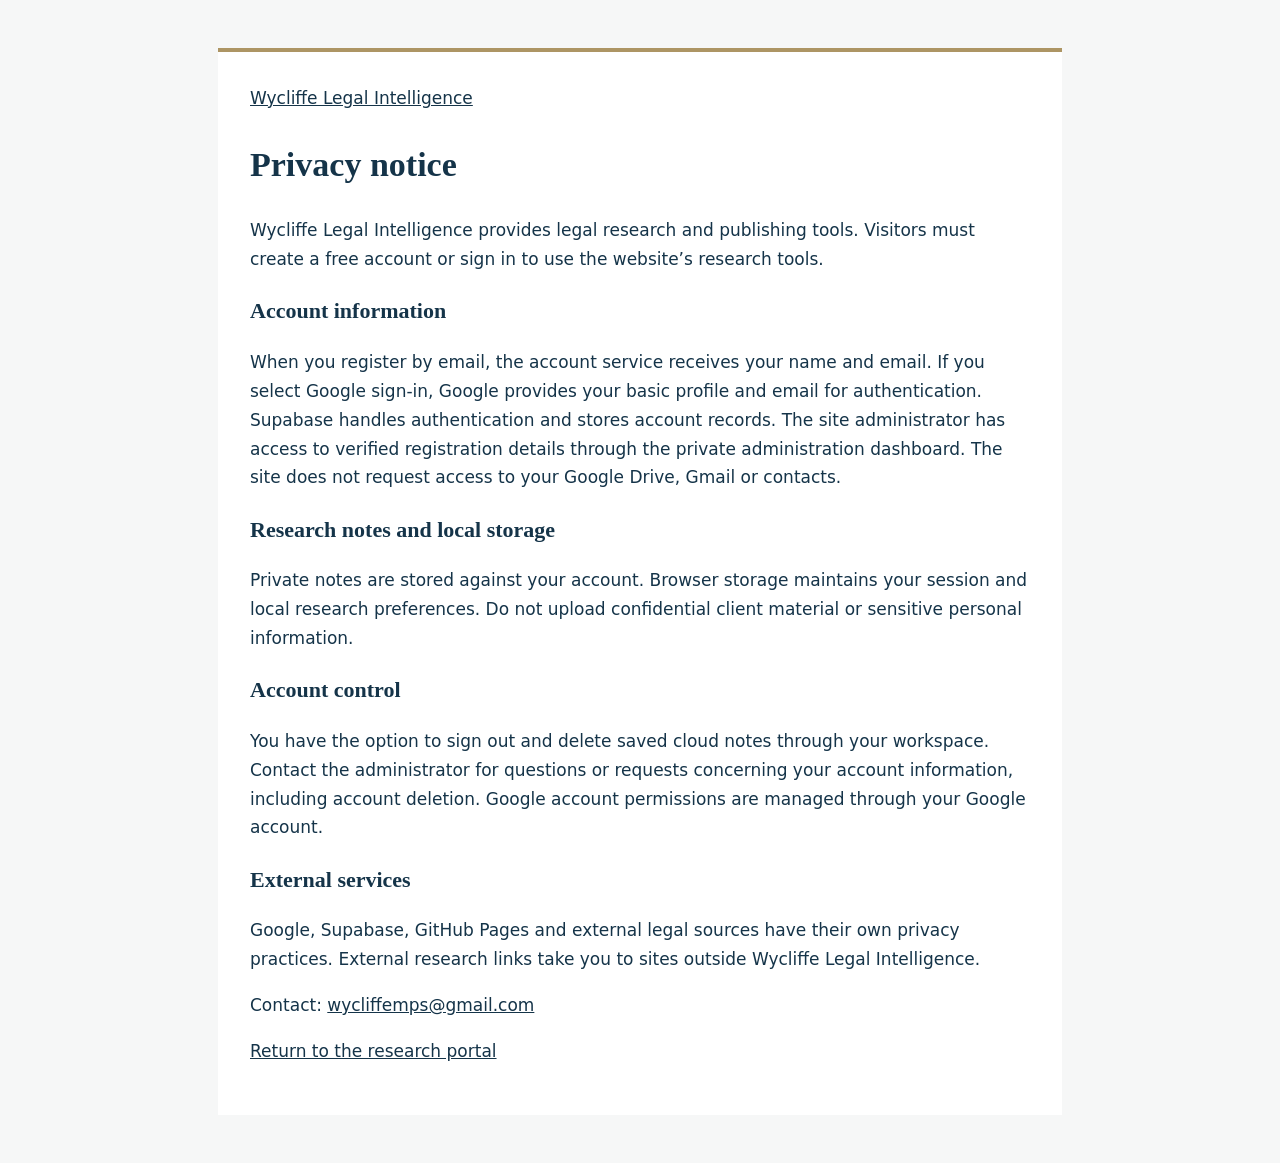
<file: privacy.html>
<!doctype html><html lang="en"><head><meta charset="utf-8"><meta name="viewport" content="width=device-width,initial-scale=1"><title>Privacy notice | Wycliffe Legal Intelligence</title><style>body{font:17px/1.7 system-ui,sans-serif;color:#153449;background:#f6f7f7;margin:0}main{max-width:780px;margin:48px auto;padding:32px;background:white;border-top:4px solid #ad9564}a{color:#153449}h1,h2{font-family:Georgia,serif}h2{font-size:22px}@media(max-width:600px){main{margin:0;padding:22px}}</style></head><body><main><a href="./">Wycliffe Legal Intelligence</a><h1>Privacy notice</h1><p>Wycliffe Legal Intelligence provides legal research and publishing tools. Visitors must create a free account or sign in to use the website’s research tools.</p><h2>Account information</h2><p>When you register by email, the account service receives your name and email. If you select Google sign-in, Google provides your basic profile and email for authentication. Supabase handles authentication and stores account records. The site administrator has access to verified registration details through the private administration dashboard. The site does not request access to your Google Drive, Gmail or contacts.</p><h2>Research notes and local storage</h2><p>Private notes are stored against your account. Browser storage maintains your session and local research preferences. Do not upload confidential client material or sensitive personal information.</p><h2>Account control</h2><p>You have the option to sign out and delete saved cloud notes through your workspace. Contact the administrator for questions or requests concerning your account information, including account deletion. Google account permissions are managed through your Google account.</p><h2>External services</h2><p>Google, Supabase, GitHub Pages and external legal sources have their own privacy practices. External research links take you to sites outside Wycliffe Legal Intelligence.</p><p>Contact: <a href="mailto:wycliffemps@gmail.com">wycliffemps@gmail.com</a></p><p><a href="./">Return to the research portal</a></p></main></body></html>
</file>
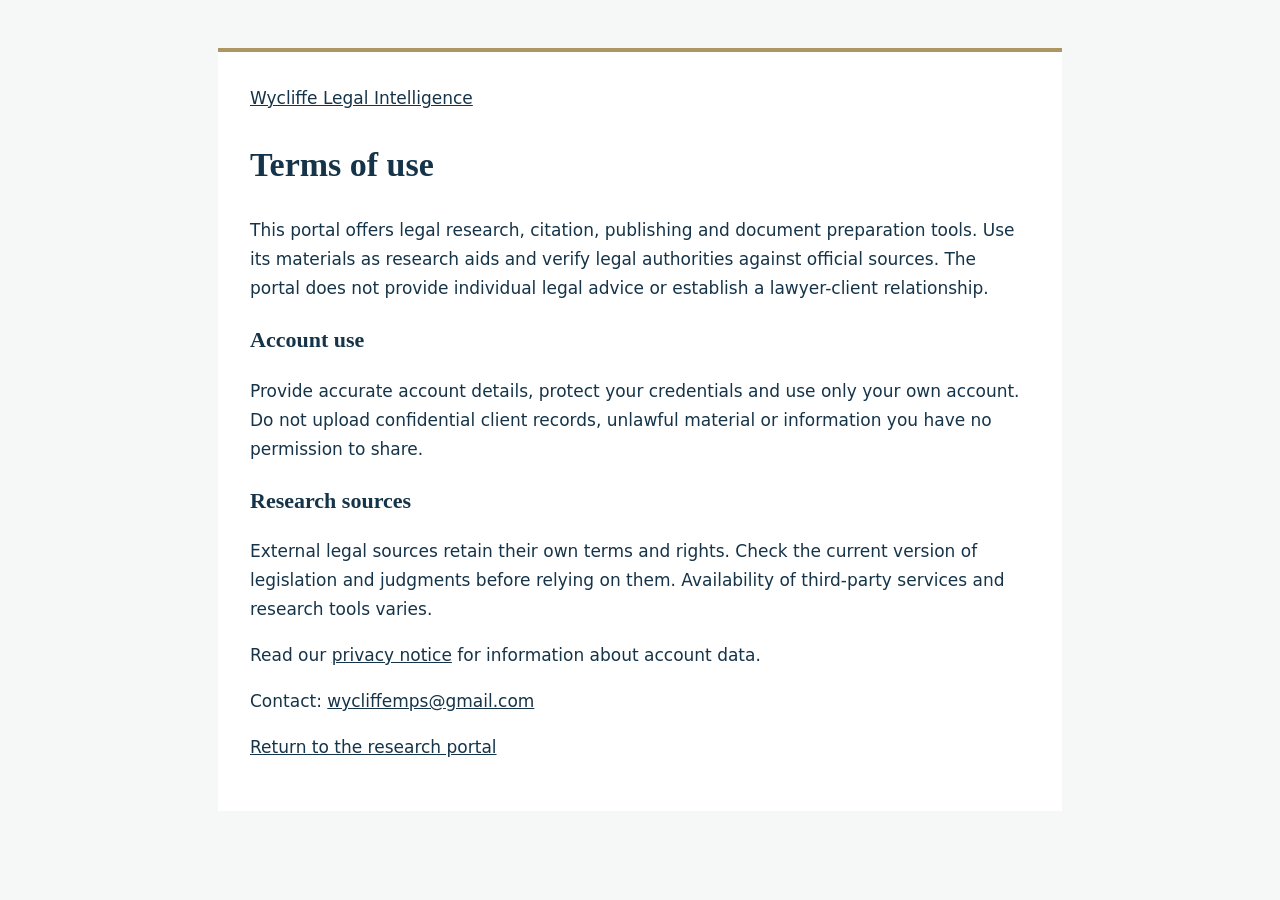
<file: terms.html>
<!doctype html><html lang="en"><head><meta charset="utf-8"><meta name="viewport" content="width=device-width,initial-scale=1"><title>Terms of use | Wycliffe Legal Intelligence</title><style>body{font:17px/1.7 system-ui,sans-serif;color:#153449;background:#f6f7f7;margin:0}main{max-width:780px;margin:48px auto;padding:32px;background:white;border-top:4px solid #ad9564}a{color:#153449}h1,h2{font-family:Georgia,serif}h2{font-size:22px}@media(max-width:600px){main{margin:0;padding:22px}}</style></head><body><main><a href="./">Wycliffe Legal Intelligence</a><h1>Terms of use</h1><p>This portal offers legal research, citation, publishing and document preparation tools. Use its materials as research aids and verify legal authorities against official sources. The portal does not provide individual legal advice or establish a lawyer-client relationship.</p><h2>Account use</h2><p>Provide accurate account details, protect your credentials and use only your own account. Do not upload confidential client records, unlawful material or information you have no permission to share.</p><h2>Research sources</h2><p>External legal sources retain their own terms and rights. Check the current version of legislation and judgments before relying on them. Availability of third-party services and research tools varies.</p><p>Read our <a href="privacy.html">privacy notice</a> for information about account data.</p><p>Contact: <a href="mailto:wycliffemps@gmail.com">wycliffemps@gmail.com</a></p><p><a href="./">Return to the research portal</a></p></main></body></html>
</file>
